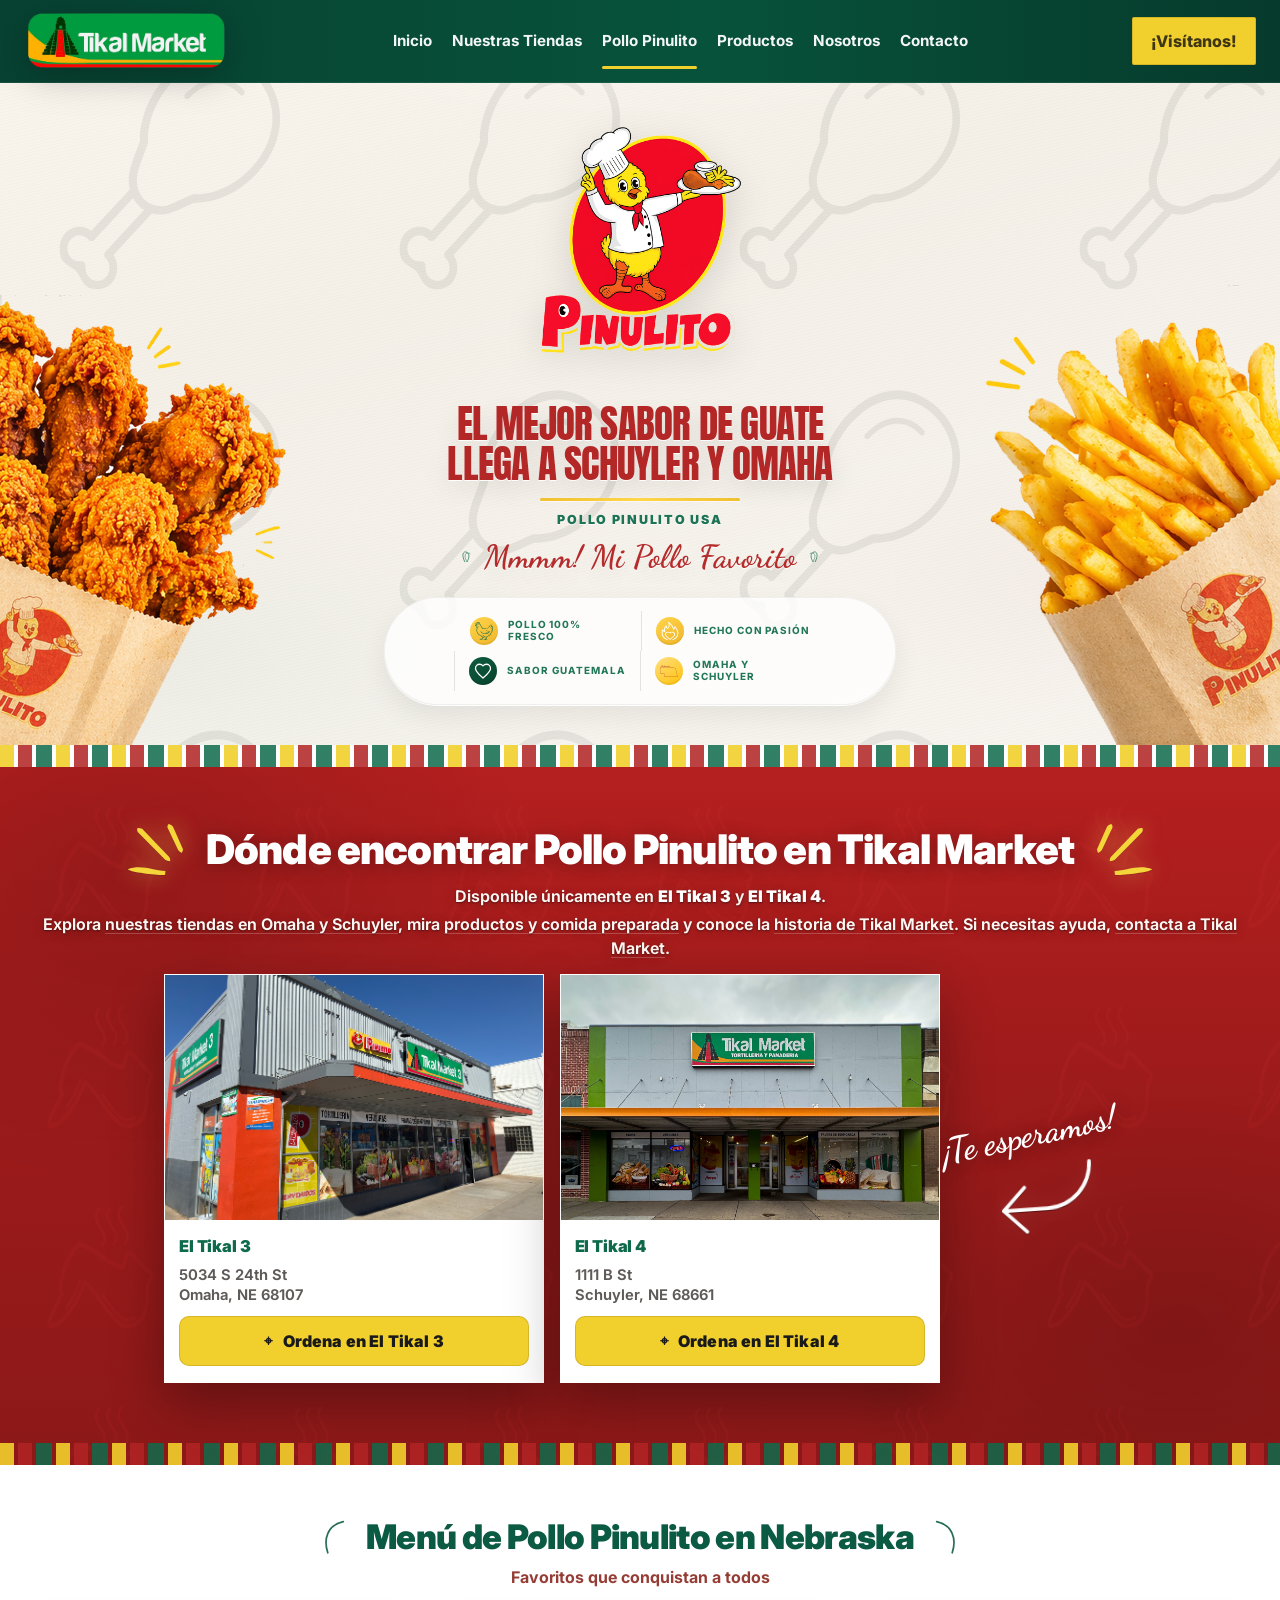
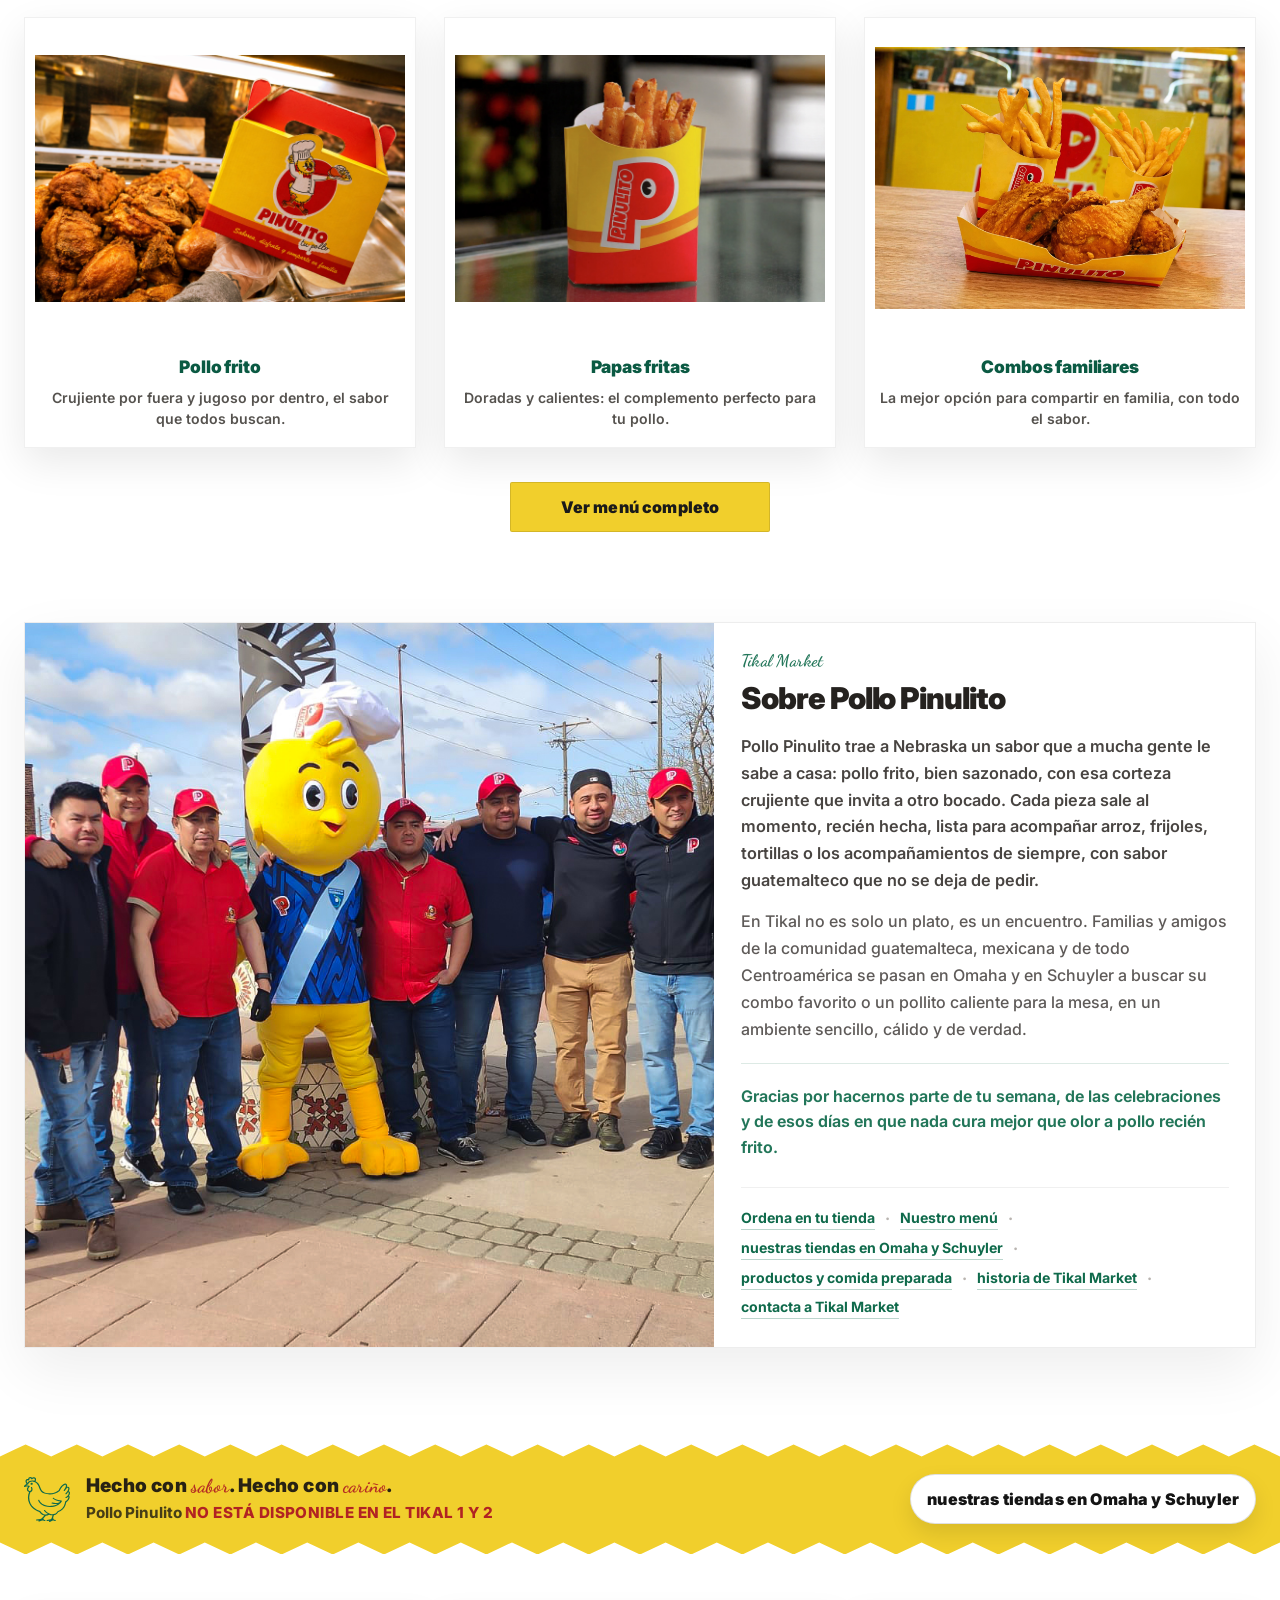
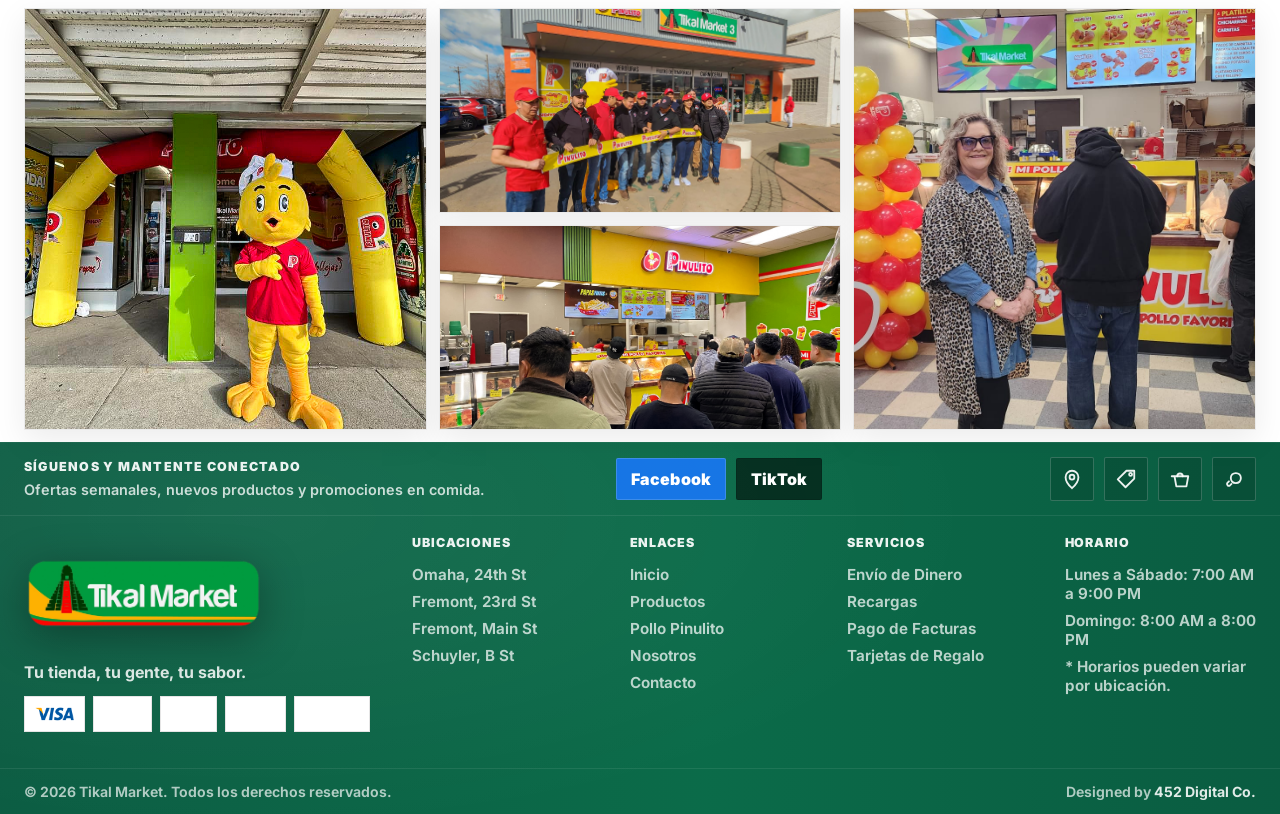
<file: pollo-pinulito.html>
<!DOCTYPE html>
<html lang="es">
<head>
  <meta charset="UTF-8" />
  <meta name="viewport" content="width=device-width, initial-scale=1.0" />
  <title>Pollo Pinulito en Omaha y Schuyler | Tikal Market</title>
  <meta
    name="description"
    content="Pollo Pinulito en Tikal Market: pollo crujiente con sabor guatemalteco en Omaha y Schuyler. Pide en El Tikal 3 y El Tikal 4."
  />

  <link rel="canonical" href="pollo-pinulito.html" />

  <meta property="og:type" content="website" />
  <meta property="og:locale" content="es_US" />
  <meta property="og:site_name" content="Tikal Market" />
  <meta property="og:url" content="pollo-pinulito.html" />
  <meta property="og:title" content="Pollo Pinulito en Omaha y Schuyler | Tikal Market" />
  <meta
    property="og:description"
    content="Disfruta Pollo Pinulito con Tikal Market: pollo crujiente, sabor guatemalteco y comida recién hecha en Omaha y en Schuyler. Visita El Tikal 3 o El Tikal 4."
  />
  <meta property="og:image" content="images/pollo-pinulito-combo-box-omaha.jpg" />
  <meta property="og:image:alt" content="Pollo Pinulito crujiente y combos en Tikal Market Omaha" />

  <meta name="twitter:card" content="summary_large_image" />
  <meta name="twitter:title" content="Pollo Pinulito en Omaha y Schuyler | Tikal Market" />
  <meta
    name="twitter:description"
    content="Pollo crujiente con sabor guatemalteco en Tikal Market. Omaha y Schuyler, El Tikal 3 y El Tikal 4."
  />
  <meta name="twitter:image" content="images/pollo-pinulito-combo-box-omaha.jpg" />

  <script type="application/ld+json">
    {
      "@context": "https://schema.org",
      "@type": "BreadcrumbList",
      "itemListElement": [
        { "@type": "ListItem", "position": 1, "name": "Inicio", "item": "index.html" },
        { "@type": "ListItem", "position": 2, "name": "Pollo Pinulito", "item": "pollo-pinulito.html" }
      ]
    }
  </script>

  <script type="application/ld+json">
    {
      "@context": "https://schema.org",
      "@type": "ItemList",
      "name": "Menú de Pollo Pinulito en Nebraska",
      "itemListElement": [
        { "@type": "ListItem", "position": 1, "name": "Pollo frito" },
        { "@type": "ListItem", "position": 2, "name": "Papas fritas" },
        { "@type": "ListItem", "position": 3, "name": "Combos familiares" }
      ]
    }
  </script>

  <script type="application/ld+json">
    {
      "@context": "https://schema.org",
      "@type": "Restaurant",
      "name": "Pollo Pinulito en Tikal Market",
      "servesCuisine": ["Guatemalan", "Latin American", "Fried Chicken"],
      "priceRange": "$",
      "url": "pollo-pinulito.html",
      "areaServed": ["Nebraska", "Omaha, NE", "Schuyler, NE"],
      "isPartOf": { "@type": "Organization", "name": "Tikal Market" },
      "description": "Pollo Pinulito se prepara y sirve en Tikal Market El Tikal 3, 5034 S 24th St, Omaha, NE 68107, y en Tikal Market El Tikal 4, 1111 B St, Schuyler, NE 68661. No está disponible en El Tikal 1 ni en El Tikal 2."
    }
  </script>

  <script type="application/ld+json">
    {
      "@context": "https://schema.org",
      "@type": "FAQPage",
      "mainEntity": [
        {
          "@type": "Question",
          "name": "¿Dónde venden Pollo Pinulito en Nebraska?",
          "acceptedAnswer": {
            "@type": "Answer",
            "text": "En Tikal Market en El Tikal 3 en Omaha y El Tikal 4 en Schuyler. Ahí preparamos y servimos el pollo al momento, para llevar o comer cerca."
          }
        },
        {
          "@type": "Question",
          "name": "¿Pollo Pinulito está disponible en todos los Tikal Market?",
          "acceptedAnswer": {
            "@type": "Answer",
            "text": "No, por ahora solo en El Tikal 3 y El Tikal 4. No está disponible en El Tikal 1 ni El Tikal 2 de Fremont."
          }
        },
        {
          "@type": "Question",
          "name": "¿Qué puedo ordenar en Pollo Pinulito?",
          "acceptedAnswer": {
            "@type": "Answer",
            "text": "Puedes pedir pollo frito, papas fritas y combos familiares según lo que tengamos al mostrador, para la familia o la mesa de un día cualquiera. Entra a productos y comida preparada o abre el menú de Pollo Pinulito en Nebraska en esta misma página."
          }
        },
        {
          "@type": "Question",
          "name": "¿Dónde está El Tikal 3 y El Tikal 4?",
          "acceptedAnswer": {
            "@type": "Answer",
            "text": "El Tikal 3 queda en 5034 S 24th St, Omaha, NE 68107. El Tikal 4 en 1111 B St, Schuyler, NE 68661. Cómo llegar y detalles en la tienda de Omaha y la tienda de Schuyler o mira nuestras tiendas en Omaha y Schuyler."
          }
        }
      ]
    }
  </script>

  <link rel="preconnect" href="https://fonts.googleapis.com" />
  <link rel="preconnect" href="https://fonts.gstatic.com" crossorigin />
  <link
    href="https://fonts.googleapis.com/css2?family=Anton&family=Dancing+Script:wght@600;700&family=Inter:wght@400;500;600;700;800;900&display=swap"
    rel="stylesheet"
  />

  <link rel="stylesheet" href="css/style.css" />
</head>
<body class="pin-page">
  <header class="site-header is-overlay" id="site-header">
    <div class="nav-inner container">
      <a href="index.html" class="logo-wrap" aria-label="Tikal Market inicio">
        <img
          src="images/tikal-market-omaha-logo.png"
          alt="Tikal Market"
          class="logo-img"
          decoding="async"
        />
      </a>

      <nav class="main-nav" aria-label="Navegación principal">
        <a href="index.html">Inicio</a>
        <a href="locations.html">Nuestras Tiendas</a>
        <a href="pollo-pinulito.html" class="active">Pollo Pinulito</a>
        <a href="products.html">Productos</a>
        <a href="about.html">Nosotros</a>
        <a href="contact.html">Contacto</a>
      </nav>

      <div class="nav-right">
        <a href="locations.html" class="visit-btn">¡Visítanos!</a>
      </div>

      <button class="mobile-toggle" aria-label="Abrir menú" aria-expanded="false" type="button">
        <span></span>
        <span></span>
        <span></span>
      </button>
    </div>

    <div class="mobile-menu" id="mobile-menu">
      <a href="index.html">Inicio</a>
      <a href="locations.html">Nuestras Tiendas</a>
      <a href="pollo-pinulito.html" class="active">Pollo Pinulito</a>
      <a href="products.html">Productos</a>
      <a href="about.html">Nosotros</a>
      <a href="contact.html">Contacto</a>
      <a href="locations.html" class="mobile-visit-btn">¡Visítanos!</a>
    </div>
  </header>

  <main class="pin-main">
    <!-- 1) PAGE HERO (was white promo banner) -->
    <section
      class="pin-white-promo pin-white-promo--page-hero"
      aria-label="Pollo Pinulito"
    >
      <div class="pin-white-promo-paper" aria-hidden="true"></div>

      <div class="pin-white-promo-inner">
        <div class="pin-white-promo-layout">
          <div class="pin-white-promo-art pin-white-promo-art--left">
            <div class="pin-white-promo-art-slot" data-pin-slot="left-flank">
              <img
                src="images/mollejas-2-pinulito-omaha.png"
                alt="Pollo y complementos de Pollo Pinulito en Tikal Market"
                loading="lazy"
                decoding="async"
              />
            </div>
          </div>

          <div class="pin-white-promo-center container">
            <img
              class="pin-white-promo-logo"
              src="images/Pollo-pinulito-omaha-logo-2.png"
              alt="Pollo Pinulito USA"
              width="280"
              height="280"
              fetchpriority="high"
              decoding="async"
            />

            <h1 class="pin-white-promo-title">
              El mejor sabor de Guate llega a Schuyler y Omaha
            </h1>
            <div
              class="pin-seo-headings"
              style="position: absolute; left: -10000px; top: auto; width: 1px; height: 1px; overflow: hidden"
            >
              <h2>Pollo Pinulito en Omaha y Schuyler</h2>
              <h3>Pollo crujiente con sabor guatemalteco</h3>
            </div>

            <div class="pin-white-promo-subwrap">
              <span class="pin-white-promo-accent-line" aria-hidden="true"></span>
              <p class="pin-white-promo-sub">Pollo Pinulito USA</p>
            </div>

            <p class="pin-white-promo-tag">
              <span class="pin-white-promo-leaf" aria-hidden="true">
                <svg width="14" height="14" viewBox="0 0 24 24" fill="none" xmlns="http://www.w3.org/2000/svg" aria-hidden="true" focusable="false">
                  <path d="M12 20c4-6 4-11 2-14-2-3-6-4-8-1-2 3-1 8 2 15" stroke="currentColor" stroke-width="1.6" stroke-linecap="round"/>
                  <path d="M12 20c-3-5-4-9-3-12 1-3 5-4 8-2" stroke="currentColor" stroke-width="1.6" stroke-linecap="round" opacity="0.7"/>
                </svg>
              </span>
              Mmmm! Mi Pollo Favorito
              <span class="pin-white-promo-leaf pin-white-promo-leaf--flip" aria-hidden="true">
                <svg width="14" height="14" viewBox="0 0 24 24" fill="none" xmlns="http://www.w3.org/2000/svg" aria-hidden="true" focusable="false">
                  <path d="M12 20c4-6 4-11 2-14-2-3-6-4-8-1-2 3-1 8 2 15" stroke="currentColor" stroke-width="1.6" stroke-linecap="round"/>
                  <path d="M12 20c-3-5-4-9-3-12 1-3 5-4 8-2" stroke="currentColor" stroke-width="1.6" stroke-linecap="round" opacity="0.7"/>
                </svg>
              </span>
            </p>

            <ul class="pin-white-promo-features" aria-label="Destacados">
              <li class="pin-white-promo-feature">
                <span class="pin-white-promo-feature-icon pin-white-promo-feature-icon--a" aria-hidden="true">
                  <svg viewBox="0 0 31.57 31.28" width="18" height="18" xmlns="http://www.w3.org/2000/svg" aria-hidden="true" focusable="false">
                    <path
                      d="M17.1,30.83c.05-.23.37-.33.27-.4l-1.39.2c-.11.02-.27,0-.35-.04-.16-.09-.2-.25-.18-.38.02-.14.14-.28.31-.31l2.55-.51c.25-.05.45-.22.54-.43.32-.75.56-1.49.69-2.32-.82,0-1.57-.19-2.32-.39-.66.39-1.42.65-2.26.66-.38.52-.78.99-1.23,1.47-.13.13-.26.27-.34.43-.22.39,0,.79.45.93.25.08.51.15.73.26.2.1.16.35.07.48-.1.16-.31.23-.52.17-.35-.1-.69-.23-1.02-.38-.21-.1-.41-.09-.62,0-.66.25-1.3.49-1.95.77-.14.06-.33.05-.47-.03-.09-.05-.2-.18-.2-.32,0-.24.37-.32.36-.48l-1.49.13c-.24.02-.45-.07-.49-.29-.04-.17.06-.42.31-.45l2.67-.39c.3-.04.56-.14.78-.33.72-.61,1.37-1.26,1.95-2.03-1.68-.49-2.51-1.16-3.4-2.45-.9-.34-1.75-.71-2.57-1.19-1.9-1.11-3.36-2.67-4.27-4.53-1.31-2.69-1.32-5.42-.23-8.19-1.17-.35-1.66-1.41-1.44-2.44.11-.5.37-.93.72-1.37-.73-.14-1.41,0-2.09.18-.25.07-.48-.02-.61-.17-.16-.19-.09-.39.05-.59.39-.54.95-.94,1.59-1.29-.55-.78-.9-1.7-.52-2.57.26-.6.92-.9,1.64-.78C2.97.59,3.47-.02,4.43,0c.43,0,.83.23,1.12.57l.46-.22c.43-.21.95-.21,1.42,0,1.02.47,1.03,1.73.47,2.56,1.52.7,2.5,2.09,2.99,3.47l.54,1.5c.22.62.55,1.18.99,1.7.37.43.81.76,1.35,1,.45.2.89.37,1.4.48,1.64.36,3.33.35,4.97-.02,1.27-.29,2.41-.83,3.38-1.61.17-.14.28-.3.37-.49.43-.86.93-1.67,1.54-2.45.45-.57.96-1.07,1.58-1.49.69-.47,1.77-.8,2.3.01.25.38.33.81.28,1.25l-.07.58.45-.09c.46-.09.88.12,1.07.5.41.83.07,1.83-.38,2.65,1.04.19,1.02,1.23.81,1.95-.13.43-.36.81-.62,1.21.61.39.53,1.16.35,1.73-.37,1.2-1.21,2.13-2.26,2.89-.38,2.48-1.44,4.56-3.79,5.97-.5.3-1.04.5-1.55.77-.31.36-.56.8-.95,1.12-.61.51-1.32.86-2.15,1.02l-.53,1.98c.5,1.53.99,1.1,1.68,1.45.2.1.19.34.1.5s-.3.24-.52.19c-.36-.08-.7-.2-1.04-.33-.15-.06-.34-.07-.49,0l-1.98.9c-.12.05-.32,0-.41-.05-.12-.07-.22-.2-.18-.37ZM7.09,2.6c.38-.37.55-1.28-.02-1.55-.24-.12-.52-.1-.76.03-.42.24-.53.66-.96.59-.11-.02-.27-.13-.32-.25l-.13-.32c-.08-.21-.29-.33-.51-.34-.24-.01-.43.1-.56.3-.33.49.05,1.01-.37,1.24s-.63-.29-1.17-.06c-.67.29-.42,1.4-.05,1.85,1.29-1.55,2.78-1.89,4.85-1.49ZM28.13,17.22c1.2-.72,2.04-1.66,2.33-2.93.03-.13.05-.5-.1-.52-.04,0-.14.03-.17.06-.35.28-.69.54-1.1.74-.2.1-.43.09-.58-.06-.12-.11-.19-.38,0-.5.56-.35,1.09-.73,1.51-1.22s.69-1.05.75-1.66c.01-.14-.02-.32-.14-.41-.29-.21-.74.36-.91.55-.2.22-.4.43-.63.63-.19.16-.44.18-.61.03-.14-.13-.19-.37-.03-.53.85-.83,1.61-1.73,1.89-2.87.06-.24.14-.84-.12-.98-.34-.19-.98.34-1.23.63-.35.41-.64.85-.93,1.29-.15.22-.4.3-.64.16-.21-.12-.26-.36-.1-.58l.63-.88c.5-.69.97-1.68.75-2.51-.28-1.02-1.83.45-2.16.81-.88.97-1.56,2.05-2.07,3.21-2.7,2.41-6.89,3.01-10.42,1.86-2.06-.67-3.02-2.14-3.62-3.94-.15-.43-.27-.85-.45-1.27-.63-1.52-1.8-2.83-3.67-3.11-.84-.12-1.67,0-2.39.42-.44.25-.86.66-.96,1.12-.05.24.03.39-.28.51-.38.15-.78.33-1.13.61.76.03,1.45.03,2.16.18.13.03.27.15.3.23.12.37-.67.65-1.03,1.66-.26.72-.05,1.56.81,1.79.34.09.67-.03.87-.29.32-.41.41-.93.3-1.42-.14-.6-.52-.93-.09-1.12.22-.1.52-.06.64.17.4.8.48,1.8.03,2.6-.23.4-.59.68-1.07.81-1.19,2.38-1.1,5.32-.02,7.71.55,1.23,1.41,2.29,2.47,3.21,1.2,1.03,2.59,1.81,4.15,2.29.14.04.23.2.3.31.49.8,1.2,1.45,2.12,1.84s1.99.44,2.92-.02c-1.12-.59-2.03-1.32-2.68-2.27-.14-.21-.04-.42.16-.52.22-.11.44-.05.58.14.88,1.22,2.18,2.1,3.74,2.53.95.26,1.95.26,2.87-.09s1.51-1.07,1.97-1.86c2.62-.76,4.43-2.9,4.93-5.3.09-.41.13-.8.19-1.22Z"
                      fill="#0f6a4b"
                    />
                    <path
                      d="M10.52,16.09c.2.54.46,1.02.85,1.46.77.89,1.77,1.56,2.94,2,1.62.6,3.36.76,5.09.51,1.25-.18,2.46-.54,3.55-1.25-1.32.1-2.55.08-3.75-.31-.23-.07-.37-.25-.32-.46.05-.18.28-.36.52-.29.72.23,1.45.35,2.22.35.86,0,1.7-.1,2.49-.39.34-.12.58-.36.77-.66l-1.03-.16c-1.47-.23-2.83-.81-3.95-1.69-.2-.16-.27-.38-.11-.56.14-.16.43-.21.63-.05,1.14.94,2.66,1.5,4.19,1.65l.97.1c.13.01.29.12.34.21.06.1.09.28.01.4-.75,1.21-1.85,2.21-3.21,2.89-2.59,1.28-5.62,1.43-8.39.55-1.32-.42-2.47-1.12-3.38-2.07-.56-.58-.96-1.23-1.22-1.96-.08-.23.07-.42.32-.47.18-.03.39.01.46.2Z"
                      fill="#0f6a4b"
                    />
                    <path
                      d="M5.83,5.23c-.28.26-.73.28-1.05.09-.26-.15-.39-.4-.35-.68.03-.23.22-.46.5-.55.35-.12.74-.02.96.25s.21.64-.06.89Z"
                      fill="#0f6a4b"
                    />
                  </svg>
                </span>
                <span class="pin-white-promo-feature-text">Pollo 100% fresco</span>
              </li>

              <li class="pin-white-promo-feature">
                <span class="pin-white-promo-feature-icon pin-white-promo-feature-icon--b" aria-hidden="true">
                  <svg
                    viewBox="0 0 27.39 29.51"
                    width="18"
                    height="18"
                    xmlns="http://www.w3.org/2000/svg"
                    aria-hidden="true"
                    focusable="false"
                  >
                    <path
                      fill="#ffffff"
                      d="M6.93,8.06c-1.4,2.07-2.14,4.17-1.35,6.5l.37,1.1c.08.22-.02.46-.2.6s-.45.21-.73.17c-1.35-.16-2.37-1.34-3.12-2.24-.16.51-.24,1-.28,1.52-.08,1.1-.12,2.19-.05,3.29.18,2.64,1.4,5.05,3.7,6.94,1.21.99,2.62,1.77,4.15,2.41.37.16.43.56.26.83s-.62.41-1,.26c-1.51-.61-2.89-1.38-4.12-2.31C1.64,24.91.18,22.01.02,18.79c-.05-1.11,0-2.2.08-3.32.08-.97.35-2.26,1.14-3.01.18-.17.45-.25.74-.21.25.03.45.19.59.39.39.61.84,1.17,1.36,1.7-.09-.56-.21-1.07-.21-1.64,0-1.26.34-2.45.91-3.61.49-1.01,1.1-1.94,1.84-2.84l.48-.59c.21-.26.63-.34.94-.23.36.12.52.4.46.72-.26,1.27.28,2.57,1.31,3.55.56-.48.95-1.01,1.27-1.62.68-1.3.93-2.71.74-4.12-.16-1.19-.48-2.05-1.07-3.14-.13-.25.01-.53.24-.68s.62-.2.88-.05c.56.33,1.05.69,1.55,1.09,3.17,2.54,5.41,5.83,6.62,9.33.68-.92,1.22-1.86,1.03-2.97-.05-.3.21-.57.52-.66.39-.11.74.05.95.32,1.91,2.51,3.72,5.47,4.58,8.34.4,1.34.51,2.65.34,4.02-.19,1.56-.68,3.05-1.56,4.44-1.54,2.42-4.03,4.2-7,5.43-.42.17-.91.02-1.07-.3-.19-.38.04-.69.48-.86,1.29-.52,2.45-1.18,3.51-1.97,1.83-1.36,3.11-3.1,3.73-5.05.45-1.44.6-3.1.29-4.57-.52-2.44-1.97-5.01-3.43-7.2-.02-.02-.04,0-.07.03-.44,1.03-1.15,1.96-2.04,2.78-.19.18-.44.27-.73.23-.22-.03-.54-.17-.61-.4-.41-1.45-.95-2.86-1.7-4.23-1.03-1.87-2.37-3.59-4.1-5.14.61,2.44.16,5.15-1.62,7.2-.36.42-.8.78-1.32,1.05-.44.23-.88.13-1.21-.16-.9-.8-1.59-1.69-1.92-2.79Z"
                    />
                    <path
                      fill="#ffffff"
                      d="M20.55,23.56l-6.27,5.72c-.31.28-.83.23-1.13-.04l-6.32-5.76c-.99-.9-1.53-2.05-1.49-3.27,0-1.22.58-2.38,1.61-3.23,1.89-1.58,4.92-1.58,6.79.02,1.56-1.34,4.03-1.59,5.93-.59.7.37,1.24.84,1.67,1.42,1.06,1.49,1.07,3.33.04,4.83-.23.34-.51.61-.83.9ZM16.23,17.15c-.77.2-1.39.61-1.84,1.16-.14.17-.36.28-.58.29-.69.04-.65-.42-1.5-.98-1.12-.74-2.65-.78-3.82-.08-.73.44-1.21,1.05-1.46,1.77-.38,1.16-.08,2.41.91,3.31l5.8,5.28,5.98-5.5c1.23-1.13,1.11-2.89.16-4.11-.84-.98-2.23-1.51-3.66-1.14Z"
                    />
                  </svg>
                </span>
                <span class="pin-white-promo-feature-text">Hecho con pasión</span>
              </li>
              <li class="pin-white-promo-feature">
                <span class="pin-white-promo-feature-icon pin-white-promo-feature-icon--c" aria-hidden="true">
                  <svg viewBox="0 0 24 24" width="18" height="18" fill="none" xmlns="http://www.w3.org/2000/svg" aria-hidden="true" focusable="false">
                    <path
                      d="M12 21.35l-1.45-1.32C5.4 15.36 2 12.28 2 8.5 2 5.42 4.42 3 7.5 3c1.74 0 3.41.81 4.5 2.09C13.09 3.81 14.76 3 16.5 3 19.58 3 22 5.42 22 8.5c0 3.78-3.4 6.86-8.55 11.54L12 21.35Z"
                      stroke="#ffffff"
                      stroke-width="1.7"
                      stroke-linejoin="round"
                    />
                  </svg>
                </span>
                <span class="pin-white-promo-feature-text">Sabor Guatemala</span>
              </li>
              <li class="pin-white-promo-feature">
                <span class="pin-white-promo-feature-icon pin-white-promo-feature-icon--d" aria-hidden="true">
                  <svg
                    viewBox="0 0 27.58 17.04"
                    width="18"
                    height="18"
                    xmlns="http://www.w3.org/2000/svg"
                    aria-hidden="true"
                    focusable="false"
                  >
                    <path
                      fill="#b12323"
                      d="M13.17,2.51c.16.11.35.07.49-.02-.07-.51.29-1.12.69-1.31.2-.1.42-.09.59.06.02-.05.05-.14.09-.16.09-.03.29,0,.32.13-.05.2-.64,1.35-.28,1.35h2.34c.32-.01.21.25.49.37l.49.21c.27.11.49.29.7.52.2-.42.59-.59.99-.48.19.05.37.07.57.04l.42-.05c.31-.04.46.15.69.29.34.21.76.12,1.3.66.08.08.22.09.2.28-.02.33.47.47.75.59.32.14.09.37.21.66l.17.43c.05.11.02.26-.01.39.17.21.25.49.36.73.08.17.26.25.31.48.03.14.05.32.09.46.06.22.15.4.11.64l-.07.38.34.61c.47.85.3,1.63.42,2.29.03.18.07.36.06.54l-.07,1.08c.46.5.55,1.04.66,1.73.28.11.51.32.65.62l.31.68c.03.05.02.16,0,.21-.03.06-.11.13-.19.13l-7.95-.03h-2.92s-3.71-.02-3.71-.02h-5.55s-.64,0-.64,0c-.15,0-.32-.12-.32-.32v-4.37s-6,0-6,0c-.15,0-.29-.14-.29-.32V2.81c0-.19.16-.32.31-.32h2.23c.18-.45.57-1.49.49-1.96-.08-.14-.23-.14-.34-.03-.23.25-.27.63-.15.98-.07.04-.16.05-.23.03-.26-.11-.26-.92.2-1.33.17-.15.39-.21.59-.12.36.15.29.66.23,1.02C3.56.71,3.86.04,4.29,0c.11-.01.22.03.28.11.05.07.09.22.07.33-.08.37-.18.71-.28,1.08l-.21.76s0,.16.03.2c.1.15.44.09.61,0-.22-.49-.07-1.09.38-1.31.15-.07.33-.09.46,0,.15.11.17.32.13.51-.07.32-.26.56-.48.77.19.17.46.14.65.01-.01-.57.3-1.58.5-2.1.07-.2.23-.39.41-.28.08.05.09.17.1.26.01.31-.19.47-.3.71s-.43,1.31-.29,1.45c.04.03.13.02.18-.02.2-.17.3-.47.31-.75-.06-.03-.14-.06-.17-.09-.06-.06-.06-.32.04-.4.04-.04.15-.06.21-.04.39.12.22,1.05-.06,1.36.56.19.8-.77.95-1.2-.11-.17-.08-.41.08-.5.06-.03.18-.01.23.04.05.07.04.18.02.29l.31.22c.09.07.15.2.1.33l-.19.5c-.03.08-.05.19-.03.27.17.09.37.08.53-.02-.07-.51.3-1.13.68-1.31.2-.09.42-.1.58.06l.06-.15c.11-.06.29-.02.35.11-.1.26-.48,1.07-.38,1.3.33.35.97-.81,1.08-1.07-.04-.14-.07-.31.04-.42.09-.08.26-.18.37-.05s0,.32-.11.43c.28.31.36.76.11,1.12.19.1.41.03.51-.17.06-.11.11-.23.15-.36l.45-1.66c.03-.12.07-.24.16-.27.11-.05.24-.05.32.08l-.53,1.69h.25c.27-.29.12-.77.39-.71.04,0,.09.02.11.05.11.14-.15.61-.32.72.2.23.02.33.07.62ZM20.4,3.61c-.26.02-.77-.33-1.04.26-.04.09-.14.17-.21.18-.29.06-.32-.32-.83-.54l-.56-.24c-.17-.07-.3-.18-.37-.41l-2.48-.03c-.08,0-.23-.05-.27-.13-.05-.11-.02-.26-.01-.38-.47.76-.73.45-.89.45-.07,0-.98.22-.93-.24l.04-.39-.28.05-.15.6c-.07.05-.33.08-.32-.03l-.02-.06c-.22.24-.47.07-.7.08-.26.02-.53.14-.76-.11-.23.18-.55.23-.79.06-.1-.07-.04-.27-.03-.4-.19.29-.49.71-.9.41-.25.11-.52.12-.79.05-.53-.12.14-.99,0-1.17-.03-.04-.1-.08-.14-.1-.11.35-.23.67-.4.94-.25.4-.58.38-.94.32-.19-.03-.44.15-.62-.09-.3.19-.77.16-1.04-.04-.3.13-.6.22-.92.13-.22-.06-.35-.28-.3-.54.12-.61.33-1.06.47-1.69,0-.03-.01-.1-.03-.12-.06-.1-.26.12-.31.2-.46.65-.81,1.36-1.05,2.15-.1.07-.2.06-.32.06H.32s0,9.1,0,9.1h.31s5.68,0,5.68,0c.16,0,.3.1.3.3v4.38s.88,0,.88,0h4.6s3.94,0,3.94,0h3.02s7.21.03,7.21.03h.92c-.16-.38-.3-.76-.63-.89-.16-.06-.25-.18-.28-.37-.21-1.55-.64-1.28-.65-1.76,0-.4.1-.8.05-1.21s-.1-.75-.11-1.14c0-.46-.09-.93-.3-1.32-.13-.23-.26-.43-.37-.67-.12-.26.2-.62-.06-1.02l-.06-.39c-.03-.16-.11-.28-.22-.36-.22-.15-.04-.34-.44-.87-.1-.13-.09-.27,0-.41l-.16-.4c-.07-.16-.09-.34-.09-.53-.37-.18-.83-.26-.91-.81-.11-.08-.2-.23-.31-.3-.29-.18-.6-.26-.92-.35-.12-.03-.2-.11-.29-.2-.18-.22-.64-.07-1.03-.05ZM5.46,1.43s-.12-.01-.16.01c-.23.17-.3.53-.17.81.23-.11.53-.75.33-.83ZM10.02,1.5c-.35-.37-1,.76-.78,1,.02.02.1.03.13.02.31-.16.51-.66.65-1.01ZM14.84,1.5c-.34-.37-1,.75-.78.99.02.03.1.03.13.02.31-.16.51-.66.65-1.01ZM11.09,2.57c.34-.11.32-.6.23-.84-.12.24-.26.44-.41.64l.18.21Z"
                    />
                  </svg>
                </span>
                <span class="pin-white-promo-feature-text">Omaha y Schuyler</span>
              </li>
            </ul>
          </div>

          <div class="pin-white-promo-art pin-white-promo-art--right">
            <div class="pin-white-promo-badge-slot" data-pin-slot="badge"></div>
            <div class="pin-white-promo-art-slot" data-pin-slot="right-flank">
              <img
                src="images/corner-fries-pollo-pinulito.png"
                alt="Papas fritas y Pollo Pinulito en Tikal Market Omaha"
                loading="lazy"
                decoding="async"
              />
            </div>
          </div>
        </div>
      </div>
    </section>

    <section class="pin-white-features-band" aria-label="Destacados">
      <div class="container">
        <ul class="pin-white-promo-features" aria-label="Destacados">
          <li class="pin-white-promo-feature">
            <span class="pin-white-promo-feature-icon pin-white-promo-feature-icon--a" aria-hidden="true">
              <svg viewBox="0 0 31.57 31.28" width="18" height="18" xmlns="http://www.w3.org/2000/svg" aria-hidden="true" focusable="false">
                <path
                  d="M17.1,30.83c.05-.23.37-.33.27-.4l-1.39.2c-.11.02-.27,0-.35-.04-.16-.09-.2-.25-.18-.38.02-.14.14-.28.31-.31l2.55-.51c.25-.05.45-.22.54-.43.32-.75.56-1.49.69-2.32-.82,0-1.57-.19-2.32-.39-.66.39-1.42.65-2.26.66-.38.52-.78.99-1.23,1.47-.13.13-.26.27-.34.43-.22.39,0,.79.45.93.25.08.51.15.73.26.2.1.16.35.07.48-.1.16-.31.23-.52.17-.35-.1-.69-.23-1.02-.38-.21-.1-.41-.09-.62,0-.66.25-1.3.49-1.95.77-.14.06-.33.05-.47-.03-.09-.05-.2-.18-.2-.32,0-.24.37-.32.36-.48l-1.49.13c-.24.02-.45-.07-.49-.29-.04-.17.06-.42.31-.45l2.67-.39c.3-.04.56-.14.78-.33.72-.61,1.37-1.26,1.95-2.03-1.68-.49-2.51-1.16-3.4-2.45-.9-.34-1.75-.71-2.57-1.19-1.9-1.11-3.36-2.67-4.27-4.53-1.31-2.69-1.32-5.42-.23-8.19-1.17-.35-1.66-1.41-1.44-2.44.11-.5.37-.93.72-1.37-.73-.14-1.41,0-2.09.18-.25.07-.48-.02-.61-.17-.16-.19-.09-.39.05-.59.39-.54.95-.94,1.59-1.29-.55-.78-.9-1.7-.52-2.57.26-.6.92-.9,1.64-.78C2.97.59,3.47-.02,4.43,0c.43,0,.83.23,1.12.57l.46-.22c.43-.21.95-.21,1.42,0,1.02.47,1.03,1.73.47,2.56,1.52.7,2.5,2.09,2.99,3.47l.54,1.5c.22.62.55,1.18.99,1.7.37.43.81.76,1.35,1,.45.2.89.37,1.4.48,1.64.36,3.33.35,4.97-.02,1.27-.29,2.41-.83,3.38-1.61.17-.14.28-.3.37-.49.43-.86.93-1.67,1.54-2.45.45-.57.96-1.07,1.58-1.49.69-.47,1.77-.8,2.3.01.25.38.33.81.28,1.25l-.07.58.45-.09c.46-.09.88.12,1.07.5.41.83.07,1.83-.38,2.65,1.04.19,1.02,1.23.81,1.95-.13.43-.36.81-.62,1.21.61.39.53,1.16.35,1.73-.37,1.2-1.21,2.13-2.26,2.89-.38,2.48-1.44,4.56-3.79,5.97-.5.3-1.04.5-1.55.77-.31.36-.56.8-.95,1.12-.61.51-1.32.86-2.15,1.02l-.53,1.98c.5,1.53.99,1.1,1.68,1.45.2.1.19.34.1.5s-.3.24-.52.19c-.36-.08-.7-.2-1.04-.33-.15-.06-.34-.07-.49,0l-1.98.9c-.12.05-.32,0-.41-.05-.12-.07-.22-.2-.18-.37ZM7.09,2.6c.38-.37.55-1.28-.02-1.55-.24-.12-.52-.1-.76.03-.42.24-.53.66-.96.59-.11-.02-.27-.13-.32-.25l-.13-.32c-.08-.21-.29-.33-.51-.34-.24-.01-.43.1-.56.3-.33.49.05,1.01-.37,1.24s-.63-.29-1.17-.06c-.67.29-.42,1.4-.05,1.85,1.29-1.55,2.78-1.89,4.85-1.49ZM28.13,17.22c1.2-.72,2.04-1.66,2.33-2.93.03-.13.05-.5-.1-.52-.04,0-.14.03-.17.06-.35.28-.69.54-1.1.74-.2.1-.43.09-.58-.06-.12-.11-.19-.38,0-.5.56-.35,1.09-.73,1.51-1.22s.69-1.05.75-1.66c.01-.14-.02-.32-.14-.41-.29-.21-.74.36-.91.55-.2.22-.4.43-.63.63-.19.16-.44.18-.61.03-.14-.13-.19-.37-.03-.53.85-.83,1.61-1.73,1.89-2.87.06-.24.14-.84-.12-.98-.34-.19-.98.34-1.23.63-.35.41-.64.85-.93,1.29-.15.22-.4.3-.64.16-.21-.12-.26-.36-.1-.58l.63-.88c.5-.69.97-1.68.75-2.51-.28-1.02-1.83.45-2.16.81-.88.97-1.56,2.05-2.07,3.21-2.7,2.41-6.89,3.01-10.42,1.86-2.06-.67-3.02-2.14-3.62-3.94-.15-.43-.27-.85-.45-1.27-.63-1.52-1.8-2.83-3.67-3.11-.84-.12-1.67,0-2.39.42-.44.25-.86.66-.96,1.12-.05.24.03.39-.28.51-.38.15-.78.33-1.13.61.76.03,1.45.03,2.16.18.13.03.27.15.3.23.12.37-.67.65-1.03,1.66-.26.72-.05,1.56.81,1.79.34.09.67-.03.87-.29.32-.41.41-.93.3-1.42-.14-.6-.52-.93-.09-1.12.22-.1.52-.06.64.17.4.8.48,1.8.03,2.6-.23.4-.59.68-1.07.81-1.19,2.38-1.1,5.32-.02,7.71.55,1.23,1.41,2.29,2.47,3.21,1.2,1.03,2.59,1.81,4.15,2.29.14.04.23.2.3.31.49.8,1.2,1.45,2.12,1.84s1.99.44,2.92-.02c-1.12-.59-2.03-1.32-2.68-2.27-.14-.21-.04-.42.16-.52.22-.11.44-.05.58.14.88,1.22,2.18,2.1,3.74,2.53.95.26,1.95.26,2.87-.09s1.51-1.07,1.97-1.86c2.62-.76,4.43-2.9,4.93-5.3.09-.41.13-.8.19-1.22Z"
                  fill="#0f6a4b"
                />
                <path
                  d="M10.52,16.09c.2.54.46,1.02.85,1.46.77.89,1.77,1.56,2.94,2,1.62.6,3.36.76,5.09.51,1.25-.18,2.46-.54,3.55-1.25-1.32.1-2.55.08-3.75-.31-.23-.07-.37-.25-.32-.46.05-.18.28-.36.52-.29.72.23,1.45.35,2.22.35.86,0,1.7-.1,2.49-.39.34-.12.58-.36.77-.66l-1.03-.16c-1.47-.23-2.83-.81-3.95-1.69-.2-.16-.27-.38-.11-.56.14-.16.43-.21.63-.05,1.14.94,2.66,1.5,4.19,1.65l.97.1c.13.01.29.12.34.21.06.1.09.28.01.4-.75,1.21-1.85,2.21-3.21,2.89-2.59,1.28-5.62,1.43-8.39.55-1.32-.42-2.47-1.12-3.38-2.07-.56-.58-.96-1.23-1.22-1.96-.08-.23.07-.42.32-.47.18-.03.39.01.46.2Z"
                  fill="#0f6a4b"
                />
                <path
                  d="M5.83,5.23c-.28.26-.73.28-1.05.09-.26-.15-.39-.4-.35-.68.03-.23.22-.46.5-.55.35-.12.74-.02.96.25s.21.64-.06.89Z"
                  fill="#0f6a4b"
                />
              </svg>
            </span>
            <span class="pin-white-promo-feature-text">Pollo 100% fresco</span>
          </li>
          <li class="pin-white-promo-feature">
            <span class="pin-white-promo-feature-icon pin-white-promo-feature-icon--b" aria-hidden="true">
              <svg viewBox="0 0 27.39 29.51" width="18" height="18" xmlns="http://www.w3.org/2000/svg" aria-hidden="true" focusable="false">
                <path
                  fill="#ffffff"
                  d="M6.93,8.06c-1.4,2.07-2.14,4.17-1.35,6.5l.37,1.1c.08.22-.02.46-.2.6s-.45.21-.73.17c-1.35-.16-2.37-1.34-3.12-2.24-.16.51-.24,1-.28,1.52-.08,1.1-.12,2.19-.05,3.29.18,2.64,1.4,5.05,3.7,6.94,1.21.99,2.62,1.77,4.15,2.41.37.16.43.56.26.83s-.62.41-1,.26c-1.51-.61-2.89-1.38-4.12-2.31C1.64,24.91.18,22.01.02,18.79c-.05-1.11,0-2.2.08-3.32.08-.97.35-2.26,1.14-3.01.18-.17.45-.25.74-.21.25.03.45.19.59.39.39.61.84,1.17,1.36,1.7-.09-.56-.21-1.07-.21-1.64,0-1.26.34-2.45.91-3.61.49-1.01,1.1-1.94,1.84-2.84l.48-.59c.21-.26.63-.34.94-.23.36.12.52.4.46.72-.26,1.27.28,2.57,1.31,3.55.56-.48.95-1.01,1.27-1.62.68-1.3.93-2.71.74-4.12-.16-1.19-.48-2.05-1.07-3.14-.13-.25.01-.53.24-.68s.62-.2.88-.05c.56.33,1.05.69,1.55,1.09,3.17,2.54,5.41,5.83,6.62,9.33.68-.92,1.22-1.86,1.03-2.97-.05-.3.21-.57.52-.66.39-.11.74.05.95.32,1.91,2.51,3.72,5.47,4.58,8.34.4,1.34.51,2.65.34,4.02-.19,1.56-.68,3.05-1.56,4.44-1.54,2.42-4.03,4.2-7,5.43-.42.17-.91.02-1.07-.3-.19-.38.04-.69.48-.86,1.29-.52,2.45-1.18,3.51-1.97,1.83-1.36,3.11-3.1,3.73-5.05.45-1.44.6-3.1.29-4.57-.52-2.44-1.97-5.01-3.43-7.2-.02-.02-.04,0-.07.03-.44,1.03-1.15,1.96-2.04,2.78-.19.18-.44.27-.73.23-.22-.03-.54-.17-.61-.4-.41-1.45-.95-2.86-1.7-4.23-1.03-1.87-2.37-3.59-4.1-5.14.61,2.44.16,5.15-1.62,7.2-.36.42-.8.78-1.32,1.05-.44.23-.88.13-1.21-.16-.9-.8-1.59-1.69-1.92-2.79Z"
                />
                <path
                  fill="#ffffff"
                  d="M20.55,23.56l-6.27,5.72c-.31.28-.83.23-1.13-.04l-6.32-5.76c-.99-.9-1.53-2.05-1.49-3.27,0-1.22.58-2.38,1.61-3.23,1.89-1.58,4.92-1.58,6.79.02,1.56-1.34,4.03-1.59,5.93-.59.7.37,1.24.84,1.67,1.42,1.06,1.49,1.07,3.33.04,4.83-.23.34-.51.61-.83.9ZM16.23,17.15c-.77.2-1.39.61-1.84,1.16-.14.17-.36.28-.58.29-.69.04-.65-.42-1.5-.98-1.12-.74-2.65-.78-3.82-.08-.73.44-1.21,1.05-1.46,1.77-.38,1.16-.08,2.41.91,3.31l5.8,5.28,5.98-5.5c1.23-1.13,1.11-2.89.16-4.11-.84-.98-2.23-1.51-3.66-1.14Z"
                />
              </svg>
            </span>
            <span class="pin-white-promo-feature-text">Hecho con pasión</span>
          </li>
          <li class="pin-white-promo-feature">
            <span class="pin-white-promo-feature-icon pin-white-promo-feature-icon--c" aria-hidden="true">
              <svg viewBox="0 0 24 24" width="18" height="18" fill="none" xmlns="http://www.w3.org/2000/svg" aria-hidden="true" focusable="false">
                <path
                  d="M12 21.35l-1.45-1.32C5.4 15.36 2 12.28 2 8.5 2 5.42 4.42 3 7.5 3c1.74 0 3.41.81 4.5 2.09C13.09 3.81 14.76 3 16.5 3 19.58 3 22 5.42 22 8.5c0 3.78-3.4 6.86-8.55 11.54L12 21.35Z"
                  stroke="#ffffff"
                  stroke-width="1.7"
                  stroke-linejoin="round"
                />
              </svg>
            </span>
            <span class="pin-white-promo-feature-text">Sabor Guatemala</span>
          </li>
          <li class="pin-white-promo-feature">
            <span class="pin-white-promo-feature-icon pin-white-promo-feature-icon--d" aria-hidden="true">
              <svg viewBox="0 0 27.58 17.04" width="18" height="18" xmlns="http://www.w3.org/2000/svg" aria-hidden="true" focusable="false">
                <path
                  fill="#b12323"
                  d="M13.17,2.51c.16.11.35.07.49-.02-.07-.51.29-1.12.69-1.31.2-.1.42-.09.59.06.02-.05.05-.14.09-.16.09-.03.29,0,.32.13-.05.2-.64,1.35-.28,1.35h2.34c.32-.01.21.25.49.37l.49.21c.27.11.49.29.7.52.2-.42.59-.59.99-.48.19.05.37.07.57.04l.42-.05c.31-.04.46.15.69.29.34.21.76.12,1.3.66.08.08.22.09.2.28-.02.33.47.47.75.59.32.14.09.37.21.66l.17.43c.05.11.02.26-.01.39.17.21.25.49.36.73.08.17.26.25.31.48.03.14.05.32.09.46.06.22.15.4.11.64l-.07.38.34.61c.47.85.3,1.63.42,2.29.03.18.07.36.06.54l-.07,1.08c.46.5.55,1.04.66,1.73.28.11.51.32.65.62l.31.68c.03.05.02.16,0,.21-.03.06-.11.13-.19.13l-7.95-.03h-2.92s-3.71-.02-3.71-.02h-5.55s-.64,0-.64,0c-.15,0-.32-.12-.32-.32v-4.37s-6,0-6,0c-.15,0-.29-.14-.29-.32V2.81c0-.19.16-.32.31-.32h2.23c.18-.45.57-1.49.49-1.96-.08-.14-.23-.14-.34-.03-.23.25-.27.63-.15.98-.07.04-.16.05-.23.03-.26-.11-.26-.92.2-1.33.17-.15.39-.21.59-.12.36.15.29.66.23,1.02C3.56.71,3.86.04,4.29,0c.11-.01.22.03.28.11.05.07.09.22.07.33-.08.37-.18.71-.28,1.08l-.21.76s0,.16.03.2c.1.15.44.09.61,0-.22-.49-.07-1.09.38-1.31.15-.07.33-.09.46,0,.15.11.17.32.13.51-.07.32-.26.56-.48.77.19.17.46.14.65.01-.01-.57.3-1.58.5-2.1.07-.2.23-.39.41-.28.08.05.09.17.1.26.01.31-.19.47-.3.71s-.43,1.31-.29,1.45c.04.03.13.02.18-.02.2-.17.3-.47.31-.75-.06-.03-.14-.06-.17-.09-.06-.06-.06-.32.04-.4.04-.04.15-.06.21-.04.39.12.22,1.05-.06,1.36.56.19.8-.77.95-1.2-.11-.17-.08-.41.08-.5.06-.03.18-.01.23.04.05.07.04.18.02.29l.31.22c.09.07.15.2.1.33l-.19.5c-.03.08-.05.19-.03.27.17.09.37.08.53-.02-.07-.51.3-1.13.68-1.31.2-.09.42-.1.58.06l.06-.15c.11-.06.29-.02.35.11-.1.26-.48,1.07-.38,1.3.33.35.97-.81,1.08-1.07-.04-.14-.07-.31.04-.42.09-.08.26-.18.37-.05s0,.32-.11.43c.28.31.36.76.11,1.12.19.1.41.03.51-.17.06-.11.11-.23.15-.36l.45-1.66c.03-.12.07-.24.16-.27.11-.05.24-.05.32.08l-.53,1.69h.25c.27-.29.12-.77.39-.71.04,0,.09.02.11.05.11.14-.15.61-.32.72.2.23.02.33.07.62ZM20.4,3.61c-.26.02-.77-.33-1.04.26-.04.09-.14.17-.21.18-.29.06-.32-.32-.83-.54l-.56-.24c-.17-.07-.3-.18-.37-.41l-2.48-.03c-.08,0-.23-.05-.27-.13-.05-.11-.02-.26-.01-.38-.47.76-.73.45-.89.45-.07,0-.98.22-.93-.24l.04-.39-.28.05-.15.6c-.07.05-.33.08-.32-.03l-.02-.06c-.22.24-.47.07-.7.08-.26.02-.53.14-.76-.11-.23.18-.55.23-.79.06-.1-.07-.04-.27-.03-.4-.19.29-.49.71-.9.41-.25.11-.52.12-.79.05-.53-.12.14-.99,0-1.17-.03-.04-.10-.08-.14-.1-.11.35-.23.67-.4.94-.25.4-.58.38-.94.32-.19-.03-.44.15-.62-.09-.3.19-.77.16-1.04-.04-.3.13-.6.22-.92.13-.22-.06-.35-.28-.3-.54.12-.61.33-1.06.47-1.69,0-.03-.01-.10-.03-.12-.06-.1-.26.12-.31.2-.46.65-.81,1.36-1.05,2.15-.1.07-.2.06-.32.06H.32s0,9.1,0,9.1h.31s5.68,0,5.68,0c.16,0,.3.1.3.3v4.38s.88,0,.88,0h4.6s3.94,0,3.94,0h3.02s7.21.03,7.21.03h.92c-.16-.38-.3-.76-.63-.89-.16-.06-.25-.18-.28-.37-.21-1.55-.64-1.28-.65-1.76,0-.4.1-.8.05-1.21s-.1-.75-.11-1.14c0-.46-.09-.93-.3-1.32-.13-.23-.26-.43-.37-.67-.12-.26.2-.62-.06-1.02l-.06-.39c-.03-.16-.11-.28-.22-.36-.22-.15-.04-.34-.44-.87-.1-.13-.09-.27,0-.41l-.16-.4c-.07-.16-.09-.34-.09-.53-.37-.18-.83-.26-.91-.81-.11-.08-.2-.23-.31-.3-.29-.18-.6-.26-.92-.35-.12-.03-.2-.11-.29-.2-.18-.22-.64-.07-1.03-.05ZM5.46,1.43s-.12-.01-.16.01c-.23.17-.3.53-.17.81.23-.11.53-.75.33-.83ZM10.02,1.5c-.35-.37-1,.76-.78,1,.02.02.1.03.13.02.31-.16.51-.66.65-1.01ZM14.84,1.5c-.34-.37-1,.75-.78.99.02.03.1.03.13.02.31-.16.51-.66.65-1.01ZM11.09,2.57c.34-.11.32-.6.23-.84-.12.24-.26.44-.41.64l.18.21Z"
                />
              </svg>
            </span>
            <span class="pin-white-promo-feature-text">Omaha y Schuyler</span>
          </li>
        </ul>
      </div>
    </section>

    <div class="flag-divider" aria-hidden="true"></div>

    <!-- Order cards (under hero): red band, anchors #ordenar / #ordenar-3 / #ordenar-4 -->
    <section class="pin-order pin-order--below-hero" id="ordenar" aria-label="Dónde ordenar">
      <div class="pin-order-below-hero-pattern" aria-hidden="true"></div>
      <div class="pin-order-inner container">
        <div class="pin-order-head pin-order-head--below-hero">
          <div class="pin-order-title-deco">
            <span class="pin-order-title-rays" aria-hidden="true">
              <img
                class="pin-order-title-exclam"
                src="images/exclamations-card.svg"
                alt=""
                width="58"
                height="53"
                decoding="async"
              />
            </span>
            <h2 class="pin-h2 pin-order-below-hero-title">Dónde encontrar Pollo Pinulito en Tikal Market</h2>
            <span class="pin-order-title-rays pin-order-title-rays--mirror" aria-hidden="true">
              <img
                class="pin-order-title-exclam"
                src="images/exclamations-card.svg"
                alt=""
                width="58"
                height="53"
                decoding="async"
              />
            </span>
          </div>
          <p class="pin-lead pin-lead--below-hero">
            Disponible únicamente en <strong>El Tikal 3</strong> y <strong>El Tikal 4</strong>.
          </p>
          <p class="pin-lead pin-lead--below-hero">
            Explora
            <a href="locations.html">nuestras tiendas en Omaha y Schuyler</a>, mira
            <a href="products.html">productos y comida preparada</a> y conoce la
            <a href="about.html">historia de Tikal Market</a>. Si necesitas ayuda,
            <a href="contact.html">contacta a Tikal Market</a>.
          </p>
        </div>

        <div class="pin-order-grid pin-order-grid--below-hero">
          <article class="pin-order-card pin-order-card--below-hero" id="ordenar-3">
            <div class="pin-order-photo pin-order-photo--below-hero">
              <img
                src="images/tikal-market-3-grocery-store-omaha.jpg"
                alt="Fachada Tikal Market El Tikal 3 en Omaha, Nebraska"
                loading="lazy"
                decoding="async"
              />
            </div>
            <div class="pin-order-body pin-order-body--below-hero">
              <h3 class="pin-h3">El Tikal 3</h3>
              <p class="pin-meta">5034 S 24th St<br />Omaha, NE 68107</p>
              <div class="pin-order-actions">
                <a class="btn btn-primary pin-order-cta-below-hero" href="locations.html">
                  <span class="btn-pin">⌖</span>
                  Ordena en El Tikal 3
                </a>
              </div>
            </div>
          </article>

          <article class="pin-order-card pin-order-card--below-hero" id="ordenar-4">
            <div class="pin-order-photo pin-order-photo--below-hero">
              <img
                src="images/store-front-el-tikal-4-schyular-ne.jpg"
                alt="Fachada Tikal Market El Tikal 4 en Schuyler, Nebraska"
                loading="lazy"
                decoding="async"
              />
            </div>
            <div class="pin-order-body pin-order-body--below-hero">
              <h3 class="pin-h3">El Tikal 4</h3>
              <p class="pin-meta">1111 B St<br />Schuyler, NE 68661</p>
              <div class="pin-order-actions">
                <a class="btn btn-primary pin-order-cta-below-hero" href="locations.html">
                  <span class="btn-pin">⌖</span>
                  Ordena en El Tikal 4
                </a>
              </div>
            </div>
          </article>

          <aside class="pin-order-welcome" aria-hidden="true">
            <p class="pin-order-welcome-text">¡Te esperamos!</p>
            <img
              class="pin-order-welcome-arrow"
              src="images/arrow-bend-down-left-thin-svgrepo-com.svg"
              alt=""
              width="96"
              height="96"
              decoding="async"
            />
          </aside>
        </div>
      </div>
    </section>

    <!-- Nuestro menú (same card chrome as pin-order; cream band + CTA) -->
    <section class="pin-order pin-order--menu" id="nuestro-menu" aria-label="Nuestro menú">
      <div class="pin-order-menu-paper" aria-hidden="true"></div>
      <div class="pin-order-inner container">
        <div class="pin-order-head pin-order-head--menu">
          <div class="pin-order-menu-title-row">
            <span class="pin-order-menu-flourish" aria-hidden="true">
              <svg class="pin-order-menu-flourish-svg" viewBox="0 0 36 52" fill="none" xmlns="http://www.w3.org/2000/svg">
                <path
                  d="M30 6 C10 10 4 28 10 46"
                  stroke="currentColor"
                  stroke-width="2.2"
                  stroke-linecap="round"
                />
              </svg>
            </span>
            <h2 class="pin-h2 pin-order-menu-title">Menú de Pollo Pinulito en Nebraska</h2>
            <span class="pin-order-menu-flourish pin-order-menu-flourish--mirror" aria-hidden="true">
              <svg class="pin-order-menu-flourish-svg" viewBox="0 0 36 52" fill="none" xmlns="http://www.w3.org/2000/svg">
                <path
                  d="M30 6 C10 10 4 28 10 46"
                  stroke="currentColor"
                  stroke-width="2.2"
                  stroke-linecap="round"
                />
              </svg>
            </span>
          </div>
          <p class="pin-lead pin-order-menu-subtitle">Favoritos que conquistan a todos</p>
        </div>

        <div class="pin-order-grid pin-order-grid--menu">
          <article class="pin-order-card pin-order-card--menu">
            <div class="pin-order-photo pin-order-photo--menu">
              <img
                src="images/pollo-pinulito-combo-box-omaha.jpg"
                alt="Combo familiar de Pollo Pinulito en Nebraska"
                loading="lazy"
                decoding="async"
              />
            </div>
            <div class="pin-order-body pin-order-body--menu">
              <h3 class="pin-h3">Pollo frito</h3>
              <p class="pin-meta pin-order-menu-desc">
                Crujiente por fuera y jugoso por dentro, el sabor que todos buscan.
              </p>
            </div>
          </article>

          <article class="pin-order-card pin-order-card--menu">
            <div class="pin-order-photo pin-order-photo--menu">
              <img
                src="images/pollo-pinulito-best-fries-omaha.jpg"
                alt="Papas fritas de Pollo Pinulito"
                loading="lazy"
                decoding="async"
              />
            </div>
            <div class="pin-order-body pin-order-body--menu">
              <h3 class="pin-h3">Papas fritas</h3>
              <p class="pin-meta pin-order-menu-desc">Doradas y calientes: el complemento perfecto para tu pollo.</p>
            </div>
          </article>

          <article class="pin-order-card pin-order-card--menu">
            <div class="pin-order-photo pin-order-photo--menu">
              <img
                src="images/pollo-pinulito-4-piece-chicken-omaha.jpg"
                alt="Pollo Pinulito crujiente en Tikal Market Omaha"
                loading="lazy"
                decoding="async"
              />
            </div>
            <div class="pin-order-body pin-order-body--menu">
              <h3 class="pin-h3">Combos familiares</h3>
              <p class="pin-meta pin-order-menu-desc">La mejor opción para compartir en familia, con todo el sabor.</p>
            </div>
          </article>
        </div>

        <div class="pin-order-menu-footer">
          <a class="btn btn-primary pin-order-menu-cta" href="products.html">Ver menú completo</a>
        </div>
      </div>
    </section>

    <section class="pin-showcase pin-showcase--about" aria-labelledby="pin-about-title" lang="es">
      <div class="pin-showcase-inner container">
        <div class="pin-showcase-card">
          <div class="pin-showcase-media">
            <img
              src="images/pollo-pinulito-autentico-en-omaha.jpg"
              alt="Pollo Pinulito auténtico y crujiente en Tikal Market Omaha"
              loading="lazy"
              decoding="async"
            />
          </div>
          <div class="pin-showcase-copy">
            <p class="pin-showcase-eyebrow">Tikal Market</p>
            <h2 class="pin-showcase-title" id="pin-about-title">Sobre Pollo Pinulito</h2>
            <div class="pin-showcase-body">
              <p class="pin-showcase-lede">
                Pollo Pinulito trae a Nebraska un sabor que a mucha gente le sabe a casa: pollo frito, bien
                sazonado, con esa corteza crujiente que invita a otro bocado. Cada pieza sale al momento, recién
                hecha, lista para acompañar arroz, frijoles, tortillas o los acompañamientos de siempre, con sabor
                guatemalteco que no se deja de pedir.
              </p>
              <p class="pin-showcase-text">
                En Tikal no es solo un plato, es un encuentro. Familias y amigos de la comunidad guatemalteca,
                mexicana y de todo Centroamérica se pasan en Omaha y en Schuyler a buscar su combo favorito o un
                pollito caliente para la mesa, en un ambiente sencillo, cálido y de verdad.
              </p>
              <p class="pin-showcase-close">
                Gracias por hacernos parte de tu semana, de las celebraciones y de esos días en que nada cura
                mejor que olor a pollo recién frito.
              </p>
            </div>
            <footer class="pin-showcase-foot" lang="es">
              <a class="pin-showcase-footlink" href="#ordenar">Ordena en tu tienda</a>
              <span class="pin-showcase-footsep" aria-hidden="true">·</span>
              <a class="pin-showcase-footlink" href="#nuestro-menu">Nuestro menú</a>
              <span class="pin-showcase-footsep" aria-hidden="true">·</span>
              <a class="pin-showcase-footlink" href="locations.html">nuestras tiendas en Omaha y Schuyler</a>
              <span class="pin-showcase-footsep" aria-hidden="true">·</span>
              <a class="pin-showcase-footlink" href="products.html">productos y comida preparada</a>
              <span class="pin-showcase-footsep" aria-hidden="true">·</span>
              <a class="pin-showcase-footlink" href="about.html">historia de Tikal Market</a>
              <span class="pin-showcase-footsep" aria-hidden="true">·</span>
              <a class="pin-showcase-footlink" href="contact.html">contacta a Tikal Market</a>
            </footer>
          </div>
        </div>
      </div>
    </section>

    <section class="pin-white-features-band" aria-labelledby="pin-seo-guate-h2" lang="es">
      <div class="container">
        <h2 class="pin-h2" id="pin-seo-guate-h2">Pollo Pinulito con sabor de Guatemala en Nebraska</h2>
        <p class="pin-lead">
          En nuestro estado lo encontrarás en <strong>El Tikal 3 en Omaha</strong> y
          <strong>El Tikal 4 en Schuyler</strong>. Por ahora
          <strong>no se sirve en El Tikal 1 ni en El Tikal 2 de Fremont</strong>. Mismo pollo frito, caliente y
          familiar, el que pide fiesta, mesa o antojo, para quien ya conoce el sabor y quien prueba y regresa. Pasa
          por
          <a href="locations.html">nuestras tiendas en Omaha y Schuyler</a> o abre
          <a href="products.html">productos y comida preparada</a> cuando tengas ganas de algo recién hecho, para
          compartir o para llevar.
        </p>
      </div>
    </section>

    <section class="pin-note-section" aria-label="Disponibilidad de Pollo Pinulito">
      <div class="pin-note-inner container">
        <div class="pin-note-brand" aria-hidden="true">
          <img
            class="pin-note-icon"
            src="images/chicken-en-omaha.svg"
            alt=""
            width="46"
            height="46"
            decoding="async"
          />
        </div>

        <div class="pin-note-copy">
          <p class="pin-note-line1">
            Hecho con <span class="pin-note-script">sabor</span>. Hecho con <span class="pin-note-script">cariño</span>.
          </p>
          <p class="pin-note-line2">
            Pollo Pinulito
            <span class="pin-note-line2-strong">NO ESTÁ DISPONIBLE EN EL TIKAL 1 Y 2</span>
          </p>
        </div>

        <a class="pin-note-cta" href="locations.html">nuestras tiendas en Omaha y Schuyler</a>
      </div>
    </section>

    <section class="pin-white-features-band" aria-labelledby="pin-faq-h2" id="pin-preguntas" lang="es">
      <div class="container">
        <h2 class="pin-h2" id="pin-faq-h2">Preguntas frecuentes</h2>
        <article>
          <h3 class="pin-h3">¿Dónde venden Pollo Pinulito en Nebraska?</h3>
          <p class="pin-lead">
            En Tikal Market en <strong>El Tikal 3 en Omaha</strong> y <strong>El Tikal 4 en Schuyler</strong>. Ahí
            preparamos y servimos el pollo al momento, para llevar o comer cerca.
          </p>
        </article>
        <article>
          <h3 class="pin-h3">¿Pollo Pinulito está disponible en todos los Tikal Market?</h3>
          <p class="pin-lead">
            No, por ahora solo en <strong>El Tikal 3</strong> y <strong>El Tikal 4</strong>. No está disponible en
            <strong>El Tikal 1</strong> ni <strong>El Tikal 2</strong> de Fremont.
          </p>
        </article>
        <article>
          <h3 class="pin-h3">¿Qué puedo ordenar en Pollo Pinulito?</h3>
          <p class="pin-lead">
            Puedes pedir <strong>pollo frito</strong>, <strong>papas fritas</strong> y
            <strong>combos familiares</strong> según lo que tengamos al mostrador, para la familia o la mesa de un
            día cualquiera. Entra a
            <a href="products.html">productos y comida preparada</a> o abre
            <a href="#nuestro-menu">menú de Pollo Pinulito en Nebraska</a> en esta misma página.
          </p>
        </article>
        <article>
          <h3 class="pin-h3">¿Dónde está El Tikal 3 y El Tikal 4?</h3>
          <p class="pin-lead">
            <strong>El Tikal 3</strong> queda en 5034 S 24th St, Omaha, NE 68107. <strong>El Tikal 4</strong> en 1111 B
            St, Schuyler, NE 68661. Cómo llegar y detalles en
            <a href="location-omaha-24th.html">la tienda de Omaha</a> y
            <a href="location-el-tikal-4-schuyler.html">la tienda de Schuyler</a> o mira
            <a href="locations.html">nuestras tiendas en Omaha y Schuyler</a>.
          </p>
        </article>
      </div>
    </section>

    <!-- IMAGE STRIP (organic) -->
    <section class="pin-strip-images" aria-label="Momentos Pinulito">
      <div class="pin-strip-images-inner container">
        <div class="pin-strip-images-grid" aria-hidden="true">
          <figure class="pin-strip-tile pin-strip-tile--a">
            <img
              src="images/pollo-pinulito-mascota-omaha.jpg"
              alt="Pollo Pinulito en Tikal Market Omaha, ambiente y marca"
              loading="lazy"
              decoding="async"
            />
          </figure>
          <figure class="pin-strip-tile pin-strip-tile--b">
            <img
              src="images/pollo-pinulito-omaha-family-chicken-near-me.jpg"
              alt="Combo familiar de Pollo Pinulito en Tikal Market Nebraska"
              loading="lazy"
              decoding="async"
            />
          </figure>
          <figure class="pin-strip-tile pin-strip-tile--c">
            <img
              src="images/pollo-pinulito-pollo-crujiente-en-omaha.jpg"
              alt="Pollo Pinulito crujiente en Tikal Market Omaha"
              loading="lazy"
              decoding="async"
            />
          </figure>
          <figure class="pin-strip-tile pin-strip-tile--d">
            <img
              src="images/best-fried-chicken-omaha.jpg"
              alt="Pollo frito Pollo Pinulito listo en la tienda en Nebraska"
              loading="lazy"
              decoding="async"
            />
          </figure>
        </div>
      </div>
    </section>
  </main>

  <footer class="site-footer" aria-label="Pie de página">
    <div class="footer-social" aria-label="Síguenos y mantente conectado">
      <div class="social-strip-inner">
        <div class="social-strip-left">
          <p class="social-strip-title">SÍGUENOS Y MANTENTE CONECTADO</p>
          <p class="social-strip-subtitle">Ofertas semanales, nuevos productos y promociones en comida.</p>
        </div>

        <div class="social-strip-actions" aria-label="Redes sociales">
          <a class="social-pill social-pill-facebook" href="#" aria-label="Facebook">Facebook</a>
          <a class="social-pill social-pill-tiktok" href="#" aria-label="TikTok">TikTok</a>
        </div>

        <div class="social-strip-icons" aria-hidden="true">
          <span class="social-icon" title="Tiendas">
            <svg viewBox="0 0 24 24" aria-hidden="true" focusable="false">
              <path d="M12 22s7-6.2 7-12a7 7 0 0 0-14 0c0 5.8 7 12 7 12Z" fill="none" stroke="currentColor" stroke-width="2" />
              <circle cx="12" cy="10" r="2.6" fill="none" stroke="currentColor" stroke-width="2" />
            </svg>
          </span>
          <span class="social-icon" title="Ofertas">
            <svg viewBox="0 0 24 24" aria-hidden="true" focusable="false">
              <path d="M3 12.5 12.5 3H21v8.5L11.5 21 3 12.5Z" fill="none" stroke="currentColor" stroke-width="2" stroke-linejoin="round" />
              <circle cx="17" cy="7" r="1.6" fill="none" stroke="currentColor" stroke-width="2" />
            </svg>
          </span>
          <span class="social-icon" title="Productos">
            <svg viewBox="0 0 24 24" aria-hidden="true" focusable="false">
              <path d="M6 9h15l-2 11H8L6 9Z" fill="none" stroke="currentColor" stroke-width="2" stroke-linejoin="round" />
              <path d="M9 9a3 3 0 0 1 6 0" fill="none" stroke="currentColor" stroke-width="2" stroke-linecap="round" />
              <path d="M3 9h2" fill="none" stroke="currentColor" stroke-width="2" stroke-linecap="round" />
            </svg>
          </span>
          <span class="social-icon" title="Pollo Pinulito">
            <svg viewBox="0 0 24 24" aria-hidden="true" focusable="false">
              <path d="M10 7c2-2 6-2 8 0s2 6 0 8-6 2-8 0-2-6 0-8Z" fill="none" stroke="currentColor" stroke-width="2" />
              <path d="M6.5 14.5 4.8 16.2a2 2 0 0 0 2.8 2.8l1.7-1.7" fill="none" stroke="currentColor" stroke-width="2" stroke-linecap="round" />
            </svg>
          </span>
        </div>
      </div>
    </div>

    <div class="footer-inner">
      <div class="footer-brand">
        <div class="footer-logo-row">
          <img
            class="footer-logo"
            src="images/tikal-market-omaha-logo.png"
            alt="Tikal Market"
            loading="lazy"
            decoding="async"
          />
        </div>
        <p class="footer-tagline">Tu tienda, tu gente, tu sabor.</p>

        <div class="footer-payments" aria-label="Métodos de pago">
          <img
            class="pay-badge"
            src="images/visa-logo-tikal-market.png"
            alt="Visa"
            loading="lazy"
            decoding="async"
          />
          <img
            class="pay-badge"
            src="images/master-card-logo.png"
            alt="Mastercard"
            loading="lazy"
            decoding="async"
          />
          <img
            class="pay-badge"
            src="images/american-express-logo-tikal-market.png"
            alt="American Express"
            loading="lazy"
            decoding="async"
          />
          <img
            class="pay-badge"
            src="images/discover-logo-tikal-market.png"
            alt="Discover"
            loading="lazy"
            decoding="async"
          />
          <img
            class="pay-badge"
            src="images/apple-pay-logo.png"
            alt="Apple Pay"
            loading="lazy"
            decoding="async"
          />
        </div>
      </div>

      <div class="footer-cols" aria-label="Información del sitio">
        <div class="footer-col">
          <h4>Ubicaciones</h4>
          <a href="locations.html">Omaha, 24th St</a>
          <a href="locations.html">Fremont, 23rd St</a>
          <a href="locations.html">Fremont, Main St</a>
          <a href="locations.html">Schuyler, B St</a>
        </div>

        <div class="footer-col">
          <h4>Enlaces</h4>
          <a href="index.html">Inicio</a>
          <a href="products.html">Productos</a>
          <a href="pollo-pinulito.html">Pollo Pinulito</a>
          <a href="about.html">Nosotros</a>
          <a href="contact.html">Contacto</a>
        </div>

        <div class="footer-col">
          <h4>Servicios</h4>
          <span>Envío de Dinero</span>
          <span>Recargas</span>
          <span>Pago de Facturas</span>
          <span>Tarjetas de Regalo</span>
        </div>

        <div class="footer-col footer-col-hours">
          <h4>Horario</h4>
          <span>Lunes a Sábado: 7:00 AM a 9:00 PM</span>
          <span>Domingo: 8:00 AM a 8:00 PM</span>
          <span class="footer-hours-note">* Horarios pueden variar por ubicación.</span>
        </div>
      </div>
    </div>

    <div class="footer-bottom" aria-label="Créditos">
      <div class="footer-bottom-inner">
        <span>© 2026 Tikal Market. Todos los derechos reservados.</span>
        <span class="footer-credit">
          Designed by
          <a href="https://452digitalco.com" target="_blank" rel="noopener noreferrer">452 Digital Co.</a>
        </span>
      </div>
    </div>
  </footer>

  <script src="js/script.js" defer></script>
</body>
</html>
</file>
<file: css/style.css>
* {
  box-sizing: border-box;
  margin: 0;
  padding: 0;
}

:root {
  --green: #0f6a4b;
  --green-dark: #0b563d;
  --green-deep: #0b5a43;
  --cream: #f2ece3;
  --cream-soft: #f7f2eb;
  --text: #201b17;
  --muted: #645950;
  --red: #b12323;
  --yellow: #f1cf2c;
  --white: #ffffff;
  --shadow-soft: 0 10px 30px rgba(0, 0, 0, 0.08);
  --shadow-hero: 0 18px 50px rgba(0, 0, 0, 0.14);
  --radius: 14px;
  --header-h: 82px;
}

html {
  scroll-behavior: smooth;
  overflow-x: hidden;
}

body {
  font-family: "Inter", sans-serif;
  background: #ffffff;
  color: var(--text);
  line-height: 1.5;
  overflow-x: hidden;
}

body.nav-open {
  overflow: hidden;
  touch-action: none;
}

img {
  max-width: 100%;
  display: block;
}

.container {
  width: min(1380px, calc(100% - 48px));
  margin: 0 auto;
}

/* HEADER */
.site-header {
  position: fixed;
  left: 0;
  right: 0;
  top: 0;
  z-index: 100;
  background: linear-gradient(90deg, #074232 0%, #07523a 55%, #063a2c 100%);
  border-bottom: 1px solid rgba(255, 255, 255, 0.08);
  transition: box-shadow 220ms ease;
}

.site-header.is-overlay {
  /* keep consistent brand color at top; no pale/translucent state */
  background: linear-gradient(90deg, #074232 0%, #07523a 55%, #063a2c 100%);
}

.site-header.is-solid {
  /* subtle enhancement on scroll (same base color identity) */
  box-shadow: 0 14px 36px rgba(0, 0, 0, 0.22);
}

.nav-inner {
  min-height: 82px;
  padding: 0;
  display: flex;
  align-items: center;
  gap: 24px;
}

.logo-wrap {
  display: flex;
  align-items: center;
  text-decoration: none;
  flex-shrink: 0;
}

.logo-img {
  height: 63px;
  width: auto;
  object-fit: contain;
  filter: drop-shadow(0 8px 18px rgba(0, 0, 0, 0.25));
}

.main-nav {
  display: flex;
  align-items: center;
  justify-content: center;
  gap: 28px;
  flex: 1;
}

.main-nav a {
  position: relative;
  color: rgba(255, 255, 255, 0.95);
  text-decoration: none;
  font-weight: 700;
  font-size: 0.95rem;
  padding: 6px 0;
  transition: opacity 0.2s ease;
}

.main-nav a:hover {
  opacity: 1;
}

.main-nav a.active::after,
.main-nav a:hover::after {
  content: "";
  position: absolute;
  left: 0;
  bottom: -11px;
  width: 100%;
  height: 3px;
  background: var(--yellow);
  border-radius: 999px;
}

.nav-right {
  display: flex;
  align-items: center;
  gap: 16px;
  flex-shrink: 0;
}

.social-icons {
  display: flex;
  align-items: center;
  gap: 0;
}

.nav-social-fb {
  width: 48px;
  height: 48px;
  margin: 0;
  padding: 0;
  border-radius: 2px;
  border: 1px solid #c3c4c7;
  background-color: rgba(255, 255, 255, 1);
  color: #0866ff;
  text-decoration: none;
  font-family: inherit;
  font-size: 1.05rem;
  font-weight: 800;
  line-height: 1;
  display: inline-flex;
  align-items: center;
  justify-content: center;
  box-shadow: 0 1px 0 rgba(0, 0, 0, 0.06);
  transition: background-color 0.1s ease, border-color 0.1s ease, color 0.1s ease,
    box-shadow 0.1s ease;
}

.nav-social-fb:hover {
  background-color: #f6f7f7;
  border-color: #8c8f94;
  color: #0554cf;
  box-shadow: 0 1px 0 rgba(0, 0, 0, 0.1);
}

.nav-social-fb:active {
  background-color: #f0f0f0;
  box-shadow: inset 0 1px 1px rgba(0, 0, 0, 0.06);
}

.nav-social-fb:focus-visible {
  outline: 2px solid var(--yellow);
  outline-offset: 2px;
}

.visit-btn {
  display: inline-flex;
  align-items: center;
  justify-content: center;
  background: var(--yellow);
  color: rgba(23, 20, 17, 0.82);
  text-decoration: none;
  font-weight: 800;
  padding: 11px 18px;
  border-radius: 2px;
  border: 1px solid rgba(0, 0, 0, 0.12);
  box-shadow: none;
  white-space: nowrap;
  transition: transform 0.2s ease, box-shadow 0.2s ease;
}

.visit-btn:hover {
  transform: translateY(-1px);
  box-shadow: none;
}

.mobile-toggle {
  display: none;
  width: 46px;
  height: 46px;
  background: rgba(255, 255, 255, 0.08);
  border: 1px solid rgba(255, 255, 255, 0.22);
  border-radius: 12px;
  cursor: pointer;
  margin-left: auto;
}

.mobile-toggle span {
  display: block;
  width: 24px;
  height: 2px;
  background: white;
  margin: 5px auto;
  border-radius: 999px;
  transition: 0.2s ease;
}

.mobile-toggle.is-open span:nth-child(1) {
  transform: translateY(7px) rotate(45deg);
}

.mobile-toggle.is-open span:nth-child(2) {
  opacity: 0;
}

.mobile-toggle.is-open span:nth-child(3) {
  transform: translateY(-7px) rotate(-45deg);
}

.mobile-menu {
  display: none;
  background: #0b5f43;
  border-top: 1px solid rgba(255, 255, 255, 0.08);
  padding: 12px 18px 18px;
  position: absolute;
  left: 0;
  right: 0;
  top: 100%;
  max-height: calc(100vh - 82px);
  overflow: auto;
  -webkit-overflow-scrolling: touch;
}

.mobile-menu.is-open {
  display: block;
}

.mobile-menu a {
  display: block;
  color: rgba(255, 255, 255, 0.95);
  text-decoration: none;
  font-weight: 700;
  padding: 12px 0;
  border-bottom: 1px solid rgba(255, 255, 255, 0.08);
}

.mobile-menu a:hover,
.mobile-menu a:focus-visible {
  color: #ffffff;
}

.mobile-menu a:last-child {
  border-bottom: 0;
}

.mobile-visit-btn {
  margin-top: 10px;
  text-align: center;
  background: var(--yellow);
  color: #1a1a1a !important;
  border-radius: 2px;
  border: 1px solid rgba(0, 0, 0, 0.12);
  padding: 13px 16px !important;
  font-weight: 900;
  box-shadow: none;
}

/* HERO (editorial / premium) */
.hero {
  position: relative;
  z-index: 5;
  /* allow the produce PNG to overlap into next section */
  overflow: visible;
  min-height: 660px;
  padding-top: var(--header-h); /* room for fixed header */
  background: #ffffff;
}

.hero-inner {
  position: relative;
  z-index: 3;
  display: grid;
  grid-template-columns: 38% 62%;
  gap: 0;
  align-items: stretch;
  /* no inset padding so the photo runs header→divider */
  padding: 0;
  min-height: calc(660px - var(--header-h));
}

.hero-left {
  display: flex;
  flex-direction: column;
  justify-content: flex-start;
  /* shift copy down without creating image gaps */
  padding: 40px 26px 150px 24px;
  position: relative;
  z-index: 5;
  background: #ffffff;
}

.hero-left::after {
  content: "";
  position: absolute;
  top: 0;
  right: -35px;
  height: 100%;
  width: 130px;
  background: #ffffff;
  /* vertical zig-zag edge where it meets the photo */
  clip-path: polygon(
    0 0,
    100% 0,
    92% 6%,
    100% 12%,
    92% 18%,
    100% 24%,
    92% 30%,
    100% 36%,
    92% 42%,
    100% 48%,
    92% 54%,
    100% 60%,
    92% 66%,
    100% 72%,
    92% 78%,
    100% 84%,
    92% 90%,
    100% 96%,
    92% 100%,
    0 100%
  );
  pointer-events: none;
  z-index: 1;
}

.hero-left > * {
  position: relative;
  z-index: 2;
}
.hero-eyebrow {
  color: rgba(177, 35, 35, 0.92);
  font-weight: 800;
  font-size: 0.84rem;
  letter-spacing: 0.08em;
  text-transform: uppercase;
  margin-bottom: 14px;
}

.hero-title {
  margin-bottom: 14px;
}

.title-line {
  display: block;
  position: relative;
  font-family: "Anton", sans-serif;
  font-weight: 400;
  letter-spacing: -0.015em;
  line-height: 0.92;
  font-size: clamp(2.35rem, 3.9vw, 4.05rem);
}

.title-line-dark {
  color: #171411;
}

.title-line-green {
  color: var(--green-deep);
}

span.title-line.title-line-green {
  color: rgba(15, 106, 75, 0.96);
}

.pin-hero-accent-green {
  color: var(--green-deep);
}

.title-line-red {
  color: var(--red);
}

.title-line-underlined.title-line-red::after {
  border-bottom-color: rgba(177, 35, 35, 0.95);
}

.title-line-underlined.title-line-red::before {
  border-bottom-color: rgba(241, 207, 44, 0.95);
}

.title-line-underlined {
  display: inline-block;
  padding-bottom: 16px;
}

.title-line-underlined::after {
  content: "";
  position: absolute;
  left: 12px;
  bottom: 4px;
  width: 230px;
  height: 18px;
  border-bottom: 5px solid rgba(177, 35, 35, 0.95);
  border-radius: 4px;
  transform: rotate(-3deg);
}

.title-line-underlined::before {
  content: "";
  position: absolute;
  left: 10px;
  bottom: 8px;
  width: 226px;
  height: 10px;
  border-bottom: 4px solid rgba(241, 207, 44, 0.95);
  border-radius: 4px;
  transform: rotate(-3deg);
  z-index: 1;
}

.headline-script {
  display: inline-block;
  margin-top: 8px;
  font-family: "Dancing Script", cursive;
  font-weight: 700;
  font-size: clamp(1.3rem, 2.2vw, 2rem);
  color: rgba(23, 20, 17, 0.92);
  letter-spacing: 0.01em;
}

/* Products hero: match Locations “Sobre” script green */
.prod-hero .headline-script {
  color: var(--green-dark);
}

.hero-text {
  max-width: 52ch;
  color: rgba(32, 27, 23, 0.84);
  font-size: 1.03rem;
  line-height: 1.65;
  margin-bottom: 18px;
}

.hero-actions {
  display: flex;
  gap: 12px;
  align-items: center;
  flex-wrap: wrap;
  margin-top: 2px;
}

/* Hero CTAs: same width as the primary button row */
.hero-actions .btn {
  flex: 1 1 0;
  min-width: 0;
  width: 100%;
  max-width: 100%;
  white-space: nowrap;
  line-height: 1.12;
  font-size: clamp(0.86rem, 1.55vw, 0.95rem);
  padding: 10px 12px;
  min-height: 0;
}

.hero-actions .btn-secondary {
  padding: 10px 12px;
}

.hero-actions .btn-pin {
  font-size: 0.86rem;
}

.btn {
  display: inline-flex;
  align-items: center;
  justify-content: center;
  gap: 10px;
  text-decoration: none;
  font-weight: 900;
  letter-spacing: 0.01em;
  min-height: 46px;
  padding: 12px 18px;
  border-radius: 2px;
  transition: transform 0.18s ease, box-shadow 0.18s ease, background 0.18s ease, color 0.18s ease, border-color 0.18s ease;
}

.btn-primary {
  background: var(--yellow);
  color: #1a1a1a;
  border: 1px solid rgba(0, 0, 0, 0.12);
  box-shadow: none;
}

.btn-primary:hover {
  transform: translateY(-1px);
  box-shadow: none;
}

.btn-secondary {
  background: transparent;
  color: var(--green-deep);
  border: 2px solid rgba(15, 106, 75, 0.55);
  font-weight: 800;
  padding-right: 16px;
}

.btn-secondary:hover {
  border-color: rgba(15, 106, 75, 0.9);
  background: rgba(15, 106, 75, 0.06);
  transform: translateY(-1px);
}

.btn-secondary::after {
  content: "\2192";
  font-family: inherit;
  font-weight: 900;
  line-height: 1;
  margin-left: 6px;
  transform: translateY(-0.5px);
}

.btn-pin {
  font-size: 0.92rem;
  line-height: 1;
}

.hero-right {
  padding: 0;
  position: relative;
  /* full-bleed image to viewport edge (safe with overflow-x hidden) */
  margin-right: calc(50% - 50vw - 2px);
  display: flex;
}

.hero-visual {
  position: relative;
  height: 100%;
  min-height: 100%;
  border-radius: 0;
  overflow: hidden;
  box-shadow: none;
  /* If the photo doesn't match the container aspect ratio, show a clean fill. */
  background: #ffffff;
  flex: 1;
}

.hero-slideshow {
  position: absolute;
  inset: 0;
}

.hero-slide {
  position: absolute;
  inset: 0;
  opacity: 0;
  visibility: hidden;
  transition: opacity 0.8s ease;
}

.hero-slide.active {
  opacity: 1;
  visibility: visible;
}

.hero-slide img {
  width: 100%;
  height: 100%;
  object-fit: cover;
  object-position: center center;
  background: transparent;
}

/* Schuyler grocery photo: nudge crop to feel centered */
.hero-slide--schuyler-grocery img {
  object-position: 45% center;
}

/* Schuyler storefront: show more of the right side */
.hero-slide--schuyler-front img {
  object-position: 85% center;
}

/* Per-slide crop focus overrides */
.hero-slide.hero-slide-pinulito img {
  object-position: 115% center;
}

.hero-visual-overlay {
  position: absolute;
  inset: 0;
  /* No dimming scrim — keep hero photography bright */
  background: transparent;
  pointer-events: none;
  z-index: 2;
}

.hero-right::before {
  display: none;
}

.hero-foreground {
  position: absolute;
  bottom: -92px;
  left: 24%;
  transform: translateX(-50%);
  width: min(637px, 42.9vw);
  z-index: 30;
  pointer-events: none;
}

.hero-pattern {
  position: absolute;
  left: 0;
  right: 0;
  bottom: -1px;
  height: 22px;
  opacity: 0.95;
  z-index: 20;
  background:
    repeating-linear-gradient(
      90deg,
      rgba(241, 207, 44, 0.95) 0 14px,
      rgba(241, 207, 44, 0) 14px 18px,
      rgba(177, 35, 35, 0.9) 18px 32px,
      rgba(177, 35, 35, 0) 32px 36px,
      rgba(15, 106, 75, 0.9) 36px 52px,
      rgba(15, 106, 75, 0) 52px 56px
    );
}

.flag-divider {
  height: 22px;
  opacity: 0.95;
  background:
    repeating-linear-gradient(
      90deg,
      rgba(241, 207, 44, 0.95) 0 14px,
      rgba(241, 207, 44, 0) 14px 18px,
      rgba(177, 35, 35, 0.9) 18px 32px,
      rgba(177, 35, 35, 0) 32px 36px,
      rgba(15, 106, 75, 0.9) 36px 52px,
      rgba(15, 106, 75, 0) 52px 56px
    );
}

/* PINULITO PROMO BANNER */
.pin-promo {
  background: url("../images/white-section-pollo.jpg") center / cover no-repeat;
}

.pin-promo-inner {
  max-width: 1400px;
  margin: 0 auto;
  padding: 18px 0 8px;
}

.pin-promo-image {
  display: block;
  width: 100%;
  height: auto;
}

/* INTRO SECTION */
.home-intro {
  background: #ffffff;
  /* leave room for the hero foreground overlap */
  padding: 38px 0 30px;
  position: relative;
  z-index: 0;
  overflow: visible;
}

.intro-inner {
  max-width: 1380px;
  margin: 0 auto;
  padding: 0 24px;
  display: grid;
  grid-template-columns: minmax(0, 1.35fr) minmax(300px, 0.65fr);
  grid-template-areas: "visual copy";
  gap: 40px 64px;
  align-items: start;
}

.intro-visual-column {
  grid-area: visual;
  display: flex;
  flex-direction: column;
  gap: 22px;
  min-width: 0;
}

.intro-copy {
  grid-area: copy;
  margin-top: 0;
  align-self: start;
  padding-left: 8px;
  padding-top: 2px;
  /* Keep the original copy, but constrain line length so it wraps into more rows */
  max-width: min(420px, 46ch);
  width: 100%;
  justify-self: end;
}

.intro-gallery {
  margin: 0;
  width: 100%;
}


/* Script eyebrow (departments lead + home/history — same as .departments-eyebrow) */
.section-eyebrow,
.departments-eyebrow {
  margin: 0 0 8px;
  padding: 0;
  font-family: "Dancing Script", cursive;
  font-weight: 700;
  font-size: clamp(2.15rem, 4.2vw, 2.75rem);
  line-height: 1;
  letter-spacing: 0.01em;
  color: var(--green-dark);
  text-transform: none;
}

.intro-copy h2 {
  margin: 0 0 0.7rem;
  font-family: "Anton", system-ui, sans-serif;
  font-weight: 400;
  font-size: clamp(2.05rem, 4.1vw, 2.7rem);
  line-height: 0.98;
  letter-spacing: 0.04em;
  text-transform: uppercase;
  color: var(--green-dark);
}

.intro-copy h2 span {
  display: block;
  color: var(--green-dark);
}

.intro-copy p {
  margin: 0 0 14px;
  font-family: "Inter", sans-serif;
  font-weight: 400;
  font-size: clamp(0.92rem, 1.35vw, 1.02rem);
  line-height: 1.62;
  color: rgba(55, 48, 42, 0.94);
  max-width: 56ch;
}

.home-intro a.secondary-btn {
  min-height: 48px;
  padding: 16px 22px;
  font-size: 0.95rem;
  letter-spacing: 0.01em;
}

.secondary-btn {
  display: inline-flex;
  align-items: center;
  justify-content: center;
  background: var(--green);
  color: #fff;
  text-decoration: none;
  font-weight: 800;
  padding: 12px 18px;
  border-radius: 2px;
  border: 1px solid rgba(0, 0, 0, 0.12);
  box-shadow: none;
  transition: 0.2s ease;
}

.secondary-btn:hover {
  background: var(--green-dark);
  transform: translateY(-2px);
  box-shadow: none;
}

/* Departments CTA: keep button style, remove heavy shadow */
.departments .secondary-btn {
  box-shadow: none;
  padding-right: 16px;
}

.departments .secondary-btn:hover {
  box-shadow: none;
}

.departments .secondary-btn::after {
  content: "→";
  font-weight: 900;
  line-height: 1;
  margin-left: 10px;
  transform: translateY(-0.5px);
}

.intro-gallery {
  display: grid;
  grid-template-columns: repeat(2, minmax(0, 1fr));
  gap: clamp(16px, 2.2vw, 26px);
  align-items: stretch;
}

.intro-photo {
  position: relative;
  border-radius: 0;
  overflow: hidden;
  background: #ffffff;
  border: 1px solid rgba(0, 0, 0, 0.07);
  box-shadow: 0 18px 42px rgba(0, 0, 0, 0.10);
  aspect-ratio: 3 / 4;
  min-height: clamp(280px, 34vw, 440px);
  transition: transform 260ms cubic-bezier(0.2, 0.9, 0.2, 1), box-shadow 260ms cubic-bezier(0.2, 0.9, 0.2, 1);
  transform-origin: center center;
  will-change: transform;
}

.intro-photo img {
  width: 100%;
  height: 100%;
  object-fit: cover;
  transition: transform 520ms cubic-bezier(0.2, 0.9, 0.2, 1);
  will-change: transform;
}

.intro-photo:hover,
.intro-photo:focus-within {
  z-index: 3;
  transform: translateY(-4px);
  box-shadow: 0 26px 62px rgba(0, 0, 0, 0.16);
}

.intro-photo:hover img,
.intro-photo:focus-within img {
  transform: scale(1.10);
}

.intro-photo.intro-photo-butcher img {
  object-position: center top;
}

.intro-photo.intro-photo-produce img {
  object-fit: cover;
  object-position: center 20%;
}

.intro-photo:nth-child(1),
.intro-photo:nth-child(2),
.intro-photo:nth-child(3) {
  transform: none;
}

.intro-features {
  display: flex;
  flex-direction: row;
  flex-wrap: wrap;
  align-items: stretch;
  justify-content: center;
  gap: 14px 18px;
  padding: 18px 0 0;
  width: 100%;
  margin-inline: auto;
  align-self: center;
  border-top: 1px solid rgba(0, 0, 0, 0.08);
}

.feature-card {
  display: flex;
  flex-direction: column;
  align-items: center;
  justify-content: flex-start;
  text-align: center;
  gap: 10px;
  background: transparent;
  border: 0;
  border-radius: 0;
  padding: 4px 8px;
  min-height: auto;
  flex: 1 1 120px;
  max-width: 180px;
  border-bottom: 0;
}

.feature-icon {
  width: 34px;
  height: 34px;
  border-radius: 10px;
  background: rgba(15, 106, 75, 0.06);
  color: var(--green);
  display: inline-flex;
  align-items: center;
  justify-content: center;
  font-size: 0.95rem;
  font-weight: 800;
  flex-shrink: 0;
}

.feature-card span:last-child {
  color: rgba(32, 27, 23, 0.86);
  font-weight: 800;
  line-height: 1.25;
  font-size: 1.06rem;
}

/* COMMUNITY STRIP (continues home-intro section) */
.community-strip {
  margin-top: 62px;
  padding: 46px 0 52px;
  background: #ffffff;
  border-top: 0;
}

.community-inner {
  width: min(1380px, calc(100% - 48px));
  margin: 0 auto;
  text-align: center;
}

.community-eyebrow {
  font-weight: 900;
  font-size: 0.78rem;
  letter-spacing: 0.10em;
  text-transform: uppercase;
  color: rgba(177, 35, 35, 0.9);
  margin-bottom: 8px;
}

.community-title {
  font-size: clamp(1.9rem, 2.6vw, 2.6rem);
  font-weight: 900;
  letter-spacing: -0.03em;
  color: #171411;
  margin-bottom: 22px;
}

.community-lead {
  max-width: 70ch;
  margin: -10px auto 22px;
  color: rgba(32, 27, 23, 0.72);
  font-size: 1.02rem;
  line-height: 1.65;
}

@keyframes community-word-accent {
  0%,
  100% {
    transform: scaleX(0.28);
    opacity: 0.45;
  }
  50% {
    transform: scaleX(1);
    opacity: 0.92;
  }
}

.community-title span {
  position: relative;
  display: inline-block;
  color: var(--green);
}

.community-title span::after {
  content: "";
  position: absolute;
  left: 0;
  right: 0;
  bottom: 0.04em;
  height: 0.11em;
  border-radius: 999px;
  background: linear-gradient(
    90deg,
    rgba(15, 106, 75, 0) 0%,
    var(--green) 14%,
    rgba(177, 35, 35, 0.82) 86%,
    rgba(177, 35, 35, 0) 100%
  );
  transform-origin: center;
  transform: scaleX(0.28);
  opacity: 0.45;
  pointer-events: none;
  animation: community-word-accent 5.5s ease-in-out infinite;
}

@media (prefers-reduced-motion: reduce) {
  .community-title span::after {
    animation: none;
    transform: scaleX(1);
    opacity: 0.85;
  }
}

.community-grid {
  display: grid;
  grid-template-columns: repeat(4, minmax(0, 1fr));
  gap: 18px;
  align-items: stretch;
}

.store-card {
  background: #ffffff;
  border: 1px solid rgba(0, 0, 0, 0.08);
  border-radius: 0;
  box-shadow: 0 18px 44px rgba(0, 0, 0, 0.10);
  overflow: hidden;
  text-align: left;
  display: grid;
  grid-template-rows: 154px 1fr;
  transition: transform 220ms ease, box-shadow 220ms ease;
}

.store-card:hover {
  transform: translateY(-3px);
  box-shadow: 0 24px 58px rgba(0, 0, 0, 0.14);
}

.store-photo {
  overflow: hidden;
  background: #eaeaea;
}

.store-photo img {
  width: 100%;
  height: 100%;
  object-fit: cover;
  object-position: center;
}

.store-body {
  padding: 14px 14px 16px;
  display: grid;
  gap: 8px;
  position: relative;
}

.store-body h4 {
  font-weight: 900;
  letter-spacing: -0.01em;
  font-size: 1.02rem;
  color: var(--green);
}

.store-body p {
  color: rgba(32, 27, 23, 0.72);
  line-height: 1.35;
  font-size: 0.92rem;
}

.store-phone {
  color: rgba(32, 27, 23, 0.78);
  font-weight: 800;
  margin-top: -2px;
}

.store-btn {
  justify-self: start;
  display: inline-flex;
  align-items: center;
  gap: 8px;
  background: var(--green);
  color: #fff;
  text-decoration: none;
  font-weight: 800;
  border-radius: 2px;
  padding: 10px 12px;
  box-shadow: none;
  transition: transform 0.18s ease, background 0.18s ease, box-shadow 0.18s ease;
}

.store-btn::before {
  content: "⌖";
  font-weight: 900;
  opacity: 0.95;
}

.store-btn:hover {
  background: var(--green-dark);
  transform: translateY(-1px);
  box-shadow: none;
}

.store-google {
  position: absolute;
  top: 12px;
  right: 12px;
  width: 34px;
  height: 34px;
  border-radius: 10px;
  border: 1px solid rgba(0, 0, 0, 0.10);
  background: #ffffff;
  display: inline-flex;
  align-items: center;
  justify-content: center;
  transition: transform 0.18s ease, box-shadow 0.18s ease, background 0.18s ease;
}

.store-google img {
  width: 18px;
  height: 18px;
  object-fit: contain;
}

.store-google:hover {
  transform: translateY(-1px);
  background: #ffffff;
  box-shadow: 0 10px 22px rgba(0, 0, 0, 0.12);
}

/* DEPARTMENTS */
.departments {
  background: #ffffff;
  padding: clamp(40px, 5vw, 52px) 0 clamp(28px, 4vw, 36px);
  border-bottom: 0;
}

.departments-inner {
  width: min(1380px, calc(100% - 48px));
  margin: 0 auto;
  display: grid;
  grid-template-columns: minmax(0, 420px) 1fr;
  gap: clamp(18px, 3vw, 32px);
  align-items: center;
}

.departments-intro {
  padding-right: 8px;
  max-width: 34rem;
}

.departments-title {
  margin: 0 0 0.7rem;
  font-family: "Anton", system-ui, sans-serif;
  font-weight: 400;
  font-size: clamp(2.05rem, 4.1vw, 2.7rem);
  line-height: 0.98;
  letter-spacing: 0.04em;
  text-transform: uppercase;
  color: var(--green-dark);
}

.departments-text {
  margin: 0 0 14px;
  font-family: "Inter", sans-serif;
  font-weight: 400;
  font-size: clamp(0.92rem, 1.35vw, 1.02rem);
  line-height: 1.62;
  color: rgba(55, 48, 42, 0.94);
  max-width: 56ch;
}

/* departments CTA now uses .secondary-btn for identical styling */

.departments-rail {
  min-width: 0;
}

.dept-cards {
  display: grid;
  grid-template-columns: repeat(2, minmax(0, 1fr));
  gap: clamp(16px, 2.2vw, 26px);
  width: 100%;
  align-items: stretch;
}

.dept-card {
  display: grid;
  grid-template-rows: clamp(210px, 24vw, 320px) auto auto;
  gap: 12px;
  text-decoration: none;
  color: inherit;
  background: transparent;
  border: 0;
  border-radius: 0;
  box-shadow: none;
  padding: 0;
  transition: transform 0.22s ease;
}

.dept-card:hover {
  transform: translateY(-3px);
}

.dept-thumb {
  border-radius: 0;
  overflow: hidden;
  background: #ffffff;
  border: 1px solid rgba(0, 0, 0, 0.10);
  box-shadow: 0 14px 30px rgba(0, 0, 0, 0.10);
  min-height: 0;
}

.dept-thumb img {
  width: 100%;
  height: 100%;
  object-fit: cover;
  object-position: center;
  transform: scale(1.02);
}

.dept-label {
  font-weight: 900;
  font-size: clamp(1.05rem, 1.25vw, 1.2rem);
  letter-spacing: -0.01em;
  color: var(--green);
  text-align: center;
  text-decoration: none;
}

.dept-card:hover .dept-label {
  color: rgba(15, 106, 75, 0.95);
}

.deals {
  background-color: rgba(255, 255, 255, 1);
  padding: 18px 0 28px;
}

.deals-inner {
  width: min(1380px, calc(100% - 48px));
  margin: 0 auto;
}

.deals-carousel-row {
  display: flex;
  align-items: stretch;
  gap: 12px;
}

.deals-nav {
  flex: 0 0 auto;
  align-self: center;
  width: 40px;
  height: 40px;
  margin: 0;
  padding: 0;
  border-radius: 2px;
  border: 1px solid #c3c4c7;
  background-color: rgba(255, 255, 255, 1);
  color: #2c3338;
  font-family: inherit;
  font-size: 1.25rem;
  font-weight: 600;
  line-height: 1;
  cursor: pointer;
  display: grid;
  place-items: center;
  box-shadow: 0 1px 0 rgba(0, 0, 0, 0.05);
  transition: background-color 0.1s ease, border-color 0.1s ease, color 0.1s ease,
    box-shadow 0.1s ease;
}

.deals-nav:hover:not(:disabled) {
  background-color: #f6f7f7;
  border-color: #8c8f94;
  color: #1d2327;
  box-shadow: 0 1px 0 rgba(0, 0, 0, 0.08);
}

.deals-nav:active:not(:disabled) {
  background-color: #f0f0f0;
  box-shadow: inset 0 1px 1px rgba(0, 0, 0, 0.06);
}

.deals-nav:focus-visible {
  outline: 2px solid var(--green);
  outline-offset: 1px;
}

.deals-nav:disabled {
  background-color: #f6f7f7;
  border-color: #dcdcde;
  color: #a7aaad;
  box-shadow: none;
  cursor: not-allowed;
  opacity: 1;
}

.deals-carousel-row .deals-carousel {
  flex: 1;
  min-width: 0;
}

.deals-carousel {
  overflow-x: auto;
  overflow-y: hidden;
  -webkit-overflow-scrolling: touch;
  scroll-snap-type: x mandatory;
  scroll-padding-inline: 0;
  overscroll-behavior-x: contain;
  scrollbar-width: thin;
  padding-bottom: 6px;
}

.deals-carousel::-webkit-scrollbar {
  height: 8px;
}

.deals-carousel::-webkit-scrollbar-thumb {
  background: rgba(15, 106, 75, 0.28);
  border-radius: 999px;
}

.deals-carousel::-webkit-scrollbar-track {
  background: rgba(0, 0, 0, 0.06);
  border-radius: 999px;
}

.deals-track {
  display: flex;
  flex-direction: row;
  align-items: stretch;
  gap: 22px;
  width: max-content;
  min-height: 0;
}

.deal-card {
  display: grid;
  gap: 12px;
  flex: 0 0 clamp(240px, 26vw, 300px);
  scroll-snap-align: start;
  min-width: 0;
}

.deal-media {
  position: relative;
  background: #ffffff;
  border: 1px solid rgba(0, 0, 0, 0.08);
  aspect-ratio: 4 / 4.5;
  overflow: hidden;
  padding: 16px;
  box-sizing: border-box;
  display: grid;
  place-items: center;
}

.deal-media img {
  width: 100%;
  height: 100%;
  object-fit: contain;
  object-position: center;
  display: block;
}
.deal-badge {
  display: none;
  position: absolute;
  top: 10px;
  right: 10px;
  width: 44px;
  height: 44px;
  border-radius: 999px;
  background: rgba(241, 207, 44, 0.95);
  color: rgba(23, 20, 17, 0.92);
  font-weight: 900;
  font-size: 0.72rem;
  letter-spacing: 0.06em;
  display: grid;
  place-items: center;
  box-shadow: 0 8px 18px rgba(0, 0, 0, 0.12);
}

/* Allow longer badge copy without changing default bubble. */
.deal-badge.deal-badge-long {
  left: 50%;
  right: auto;
  transform: translateX(-50%);
  width: auto;
  height: auto;
  min-height: 34px;
  padding: 8px 10px;
  border-radius: 999px;
  font-size: 0.62rem;
  letter-spacing: 0.08em;
  line-height: 1.1;
  text-transform: uppercase;
  text-align: center;
  max-width: 14.5rem;
  white-space: normal;
}

.deal-title {
  color: rgba(15, 106, 75, 0.95);
  font-weight: 900;
  letter-spacing: -0.015em;
  line-height: 1.2;
  font-size: 1.02rem;
}

@media (max-width: 720px) {
  .deal-card {
    flex: 0 0 min(300px, calc(100vw - 72px));
  }
}

.dept-more {
  display: none;
}

@media (max-width: 1080px) {
  .departments-inner {
    grid-template-columns: 1fr;
    align-items: start;
  }

  .dept-cards {
    grid-template-columns: repeat(2, minmax(0, 1fr));
  }
}

@media (max-width: 720px) {
  .departments {
    padding: 36px 0 22px;
  }

  .dept-cards {
    display: flex;
    gap: 16px;
    width: 100%;
    overflow-x: auto;
    overscroll-behavior-x: contain;
    -webkit-overflow-scrolling: touch;
    scroll-snap-type: x mandatory;
    scroll-padding-inline: 12px;
    padding: 0 12px 8px;
  }

  .dept-card {
    grid-template-rows: clamp(160px, 42vw, 220px) auto auto;
    flex: 0 0 min(78%, 360px);
    scroll-snap-align: start;
  }
}

/* PINULITO BANNER */
.pinulito-banner {
  position: relative;
  isolation: isolate;
  overflow: hidden;
  border-top: 1px solid rgba(0, 0, 0, 0.18);
  background:
    radial-gradient(ellipse 60% 85% at 10% 15%, rgba(0, 0, 0, 0.14), transparent 52%),
    radial-gradient(ellipse 55% 75% at 92% 80%, rgba(0, 0, 0, 0.12), transparent 50%),
    linear-gradient(180deg, #b51f1f 0%, #9e1b1b 45%, #8c1818 100%);
}


/* Same subtle pattern as `#ordenar` */
.pinulito-banner::before {
  content: "";
  position: absolute;
  inset: 0;
  pointer-events: none;
  z-index: 0;
  opacity: 0.16;
  mix-blend-mode: overlay;
  background-image: url("../images/chicken-wing-two.svg");
  background-size: 200px 200px;
}

.pinulito-inner {
  width: min(1380px, calc(100% - 48px));
  margin: 0 auto;
  padding: 28px 0;
  display: grid;
  grid-template-columns: minmax(200px, 1fr) minmax(280px, min(720px, 58vw)) minmax(200px, 1fr);
  align-items: center;
  gap: 24px;
  position: relative;
  z-index: 1;
}

.pinulito-inner > * {
  min-width: 0;
}

.pinulito-media {
  display: flex;
  align-items: center;
  justify-content: flex-start;
  justify-self: start;
  min-height: 150px;
  max-width: 100%;
}

.pinulito-chicken {
  width: min(420px, 52vw);
  max-width: 100%;
  height: auto;
  filter: drop-shadow(0 18px 30px rgba(0, 0, 0, 0.38));
}

.pinulito-copy {
  text-align: center;
  justify-self: center;
  align-self: center;
  width: 100%;
  max-width: min(680px, 100%);
  color: rgba(255, 255, 255, 0.94);
  text-shadow: 0 1px 3px rgba(0, 0, 0, 0.45), 0 3px 22px rgba(0, 0, 0, 0.35);
}

.pinulito-eyebrow {
  font-weight: 900;
  font-size: 0.92rem;
  letter-spacing: 0.12em;
  text-transform: uppercase;
  color: rgba(241, 207, 44, 0.95);
  margin-bottom: 14px;
}

.pinulito-title {
  font-weight: 900;
  letter-spacing: -0.03em;
  line-height: 1.05;
  font-size: clamp(2.35rem, 4.2vw, 3.45rem);
  margin-bottom: 16px;
  color: #fff;
}

.pinulito-title span {
  color: rgba(241, 207, 44, 0.96);
}

.pinulito-text {
  max-width: 52ch;
  margin-left: auto;
  margin-right: auto;
  color: rgba(255, 255, 255, 0.9);
  line-height: 1.62;
  font-size: clamp(1.06rem, 1.35vw, 1.22rem);
  margin-bottom: 20px;
}

.pinulito-cta {
  display: inline-flex;
  align-items: center;
  gap: 10px;
  background: var(--yellow);
  color: rgba(23, 20, 17, 0.82);
  text-decoration: none;
  font-weight: 700;
  border-radius: 2px;
  padding: 11px 16px;
  border: 1px solid rgba(0, 0, 0, 0.16);
  box-shadow: none;
  transition: transform 0.18s ease, box-shadow 0.18s ease;
}

.pinulito-cta::after {
  content: "→";
  font-weight: 900;
  line-height: 1;
}

.pinulito-cta:hover {
  transform: translateY(-1px);
  box-shadow: none;
}

.pinulito-where-head {
  display: flex;
  justify-content: flex-start;
  margin-bottom: 16px;
}

.pinulito-where-head .pinulito-logo {
  width: 84px;
  height: 84px;
  object-fit: contain;
  border-radius: 12px;
  filter: drop-shadow(0 10px 22px rgba(0, 0, 0, 0.35));
}

.pinulito-where {
  justify-self: end;
  text-align: left;
  color: rgba(255, 255, 255, 0.86);
  border-left: 1px solid rgba(255, 255, 255, 0.14);
  padding-left: 18px;
  min-width: 0;
}

.pinulito-where-title {
  font-weight: 900;
  letter-spacing: 0.12em;
  text-transform: uppercase;
  font-size: 0.72rem;
  color: rgba(255, 255, 255, 0.72);
  margin-bottom: 10px;
}

.pinulito-where-list {
  display: grid;
  gap: 12px;
}

.pinulito-where-item {
  display: grid;
  gap: 2px;
}

.pinulito-where-name {
  font-weight: 900;
  color: rgba(255, 255, 255, 0.96);
  text-shadow: 0 1px 2px rgba(0, 0, 0, 0.35);
}

.pinulito-where-address {
  color: rgba(255, 255, 255, 0.74);
  font-size: 0.92rem;
  line-height: 1.35;
  text-shadow: 0 1px 2px rgba(0, 0, 0, 0.28);
}

@media (max-width: 1080px) {
  .pinulito-inner {
    grid-template-columns: 1fr;
    gap: 16px;
    padding: 26px 0;
  }

  .pinulito-media {
    justify-content: center;
    justify-self: center;
    width: 100%;
  }

  .pinulito-copy {
    text-align: center;
    justify-self: center;
    max-width: min(640px, 100%);
  }

  .pinulito-text {
    margin-left: auto;
    margin-right: auto;
    max-width: 48ch;
  }

  .pinulito-where-head {
    justify-content: center;
  }

  .pinulito-where {
    justify-self: center;
    border-left: 0;
    border-top: 1px solid rgba(255, 255, 255, 0.14);
    padding-left: 0;
    padding-top: 14px;
    text-align: center;
  }
}

/* HISTORIA HIGHLIGHT */
.history-highlight {
  background: #ffffff;
  padding: 44px 0 52px;
}

.history-highlight-inner {
  width: min(1380px, calc(100% - 48px));
  margin: 0 auto;
  display: grid;
  grid-template-columns: minmax(380px, 1fr) minmax(460px, 1.2fr);
  gap: 24px;
  align-items: stretch;
}

/* Match `locations` — .loc-hero-panel + .loc-hero-panel--about */
.history-highlight-copy {
  max-width: 32.5rem;
  background: #ffffff;
  padding: 1.75rem 2rem 2rem;
  box-shadow:
    0 4px 0 rgba(15, 106, 75, 0.12),
    0 28px 60px rgba(0, 0, 0, 0.16);
  border-radius: 0;
  border: 1px solid rgba(0, 0, 0, 0.06);
  display: flex;
  flex-direction: column;
  justify-content: center;
  gap: 0;
}

.history-highlight-copy .loc-hero-panel-head {
  text-align: left;
  margin-bottom: 1rem;
}

.history-highlight-copy .loc-hero-title-deco.pin-order-title-deco {
  justify-content: flex-start;
  align-items: center;
  flex-wrap: nowrap;
  gap: clamp(8px, 1.8vw, 18px);
  margin-bottom: 0.2rem;
}

.history-highlight-copy .loc-hero-script {
  margin: 0;
  padding: 0 0 4px;
  font-family: "Dancing Script", cursive;
  font-weight: 700;
  font-size: clamp(2.35rem, 5.2vw, 3.35rem);
  line-height: 1;
  color: var(--green-dark);
}

.history-highlight-copy .loc-hero-brandline {
  margin: 0;
  font-family: "Anton", system-ui, sans-serif;
  font-weight: 400;
  font-size: clamp(2.05rem, 4.8vw, 3.05rem);
  line-height: 0.98;
  letter-spacing: 0.04em;
  color: var(--green-dark);
}

/* Longer line than the single-word NEBRASKA hero — no all-caps */
.history-highlight-copy .history-highlight-brandline {
  text-transform: none;
  font-size: clamp(1.55rem, 2.8vw, 2.15rem);
  line-height: 1.1;
  letter-spacing: 0.02em;
}

.history-highlight-copy .pin-order-title-rays:not(.pin-order-title-rays--mirror) {
  transform: scaleX(-1);
}

.history-highlight-copy .pin-order-title-rays.pin-order-title-rays--mirror {
  transform: none;
}

.history-highlight-copy .pin-order-title-rays {
  flex-shrink: 0;
}

.history-highlight-copy .pin-order-title-exclam {
  display: block;
  width: min(52px, 12vw);
  height: auto;
}

.history-highlight-copy .loc-hero-story {
  font-family: "Inter", sans-serif;
  font-weight: 400;
  font-size: clamp(0.92rem, 1.35vw, 1.02rem);
  line-height: 1.62;
  color: rgba(55, 48, 42, 0.94);
  margin: 0 0 1.15rem;
  max-width: none;
}

.history-highlight-media {
  border: 1px solid rgba(0, 0, 0, 0.08);
  overflow: hidden;
  min-height: clamp(360px, 45vw, 620px);
  background: #d9d9d9;
}

.history-highlight-media img {
  width: 100%;
  height: 100%;
  object-fit: cover;
  object-position: center 35%;
}

/* SOCIAL STRIP + FOOTER */
.social-strip {
  background: transparent;
  border-top: 0;
}

.social-strip-inner {
  width: min(1380px, calc(100% - 48px));
  margin: 0 auto;
  padding: 10px 0;
  display: grid;
  grid-template-columns: 1fr auto 420px;
  gap: 14px;
  align-items: center;
}

.social-strip-title {
  color: rgba(255, 255, 255, 0.92);
  font-weight: 900;
  font-size: 0.78rem;
  letter-spacing: 0.10em;
  text-transform: uppercase;
  margin-bottom: 2px;
}

.social-strip-subtitle {
  color: rgba(255, 255, 255, 0.78);
  font-weight: 600;
  font-size: 0.9rem;
}

.social-strip-actions {
  display: flex;
  gap: 10px;
  align-items: center;
  justify-content: center;
}

.social-pill {
  display: inline-flex;
  align-items: center;
  justify-content: center;
  padding: 8px 14px;
  border-radius: 2px;
  font-weight: 900;
  letter-spacing: 0.01em;
  text-decoration: none;
  color: #fff;
  border: 1px solid rgba(0, 0, 0, 0.12);
  background: rgba(255, 255, 255, 1);
}

.social-pill:hover {
  background: rgba(255, 255, 255, 0.08);
  border-color: rgba(255, 255, 255, 0.32);
}


.social-pill-facebook {
  background: rgba(24, 119, 242, 0.92);
  border-color: rgba(255, 255, 255, 0.16);
}

.social-pill-tiktok {
  background: rgba(0, 0, 0, 0.55);
}

 


.social-strip-icons {
  display: flex;
  gap: 10px;
  justify-self: end;
  align-items: center;
}

.social-icon {
  width: 44px;
  height: 44px;
  border-radius: 2px;
  border: 1px solid rgba(255, 255, 255, 0.18);
  background: rgba(0, 0, 0, 0.14);
  color: rgba(255, 255, 255, 0.92);
  display: inline-flex;
  align-items: center;
  justify-content: center;
}

.social-icon svg {
  width: 22px;
  height: 22px;
  display: block;
}
.site-footer {
  background: radial-gradient(1200px 520px at 20% 20%, rgba(255, 255, 255, 0.06), transparent 60%),
    linear-gradient(90deg, #0c5d43 0%, #0b6b49 55%, #0a5c41 100%);
  color: rgba(255, 255, 255, 0.82);
  border-top: 1px solid rgba(255, 255, 255, 0.08);
}


.footer-social {
  border-bottom: 1px solid rgba(255, 255, 255, 0.08);
}

.footer-social .social-strip-inner {
  padding: 14px 0;
}

.footer-inner {
  width: min(1380px, calc(100% - 48px));
  margin: 0 auto;
  padding: 18px 0 22px;
  display: grid;
  grid-template-columns: 360px 1fr;
  gap: 28px;
  align-items: start;
}

.footer-brand {
  align-self: start;
}

.footer-logo-row {
  margin-top: 0;
}

.footer-logo {
  display: block;
  height: 120px;
  width: auto;
  max-width: 240px;
  object-fit: contain;
  filter: drop-shadow(0 10px 22px rgba(0, 0, 0, 0.35));
}

.footer-tagline {
  color: rgba(255, 255, 255, 0.86);
  font-weight: 700;
  margin-top: 6px;
  margin-bottom: 8px;
}

.footer-cols {
  display: grid;
  grid-template-columns: repeat(4, minmax(0, 1fr));
  gap: 26px;
}

.footer-col h4 {
  color: rgba(255, 255, 255, 0.92);
  font-weight: 900;
  letter-spacing: 0.08em;
  text-transform: uppercase;
  font-size: 0.78rem;
  margin-bottom: 12px;
}

.footer-col a,
.footer-col span {
  display: block;
  color: rgba(255, 255, 255, 0.72);
  text-decoration: none;
  font-weight: 650;
  margin-bottom: 8px;
  line-height: 1.25;
  font-size: 0.95rem;
}

.footer-col a:hover {
  color: rgba(241, 207, 44, 0.95);
}

.footer-hours-note {
  color: rgba(255, 255, 255, 0.58);
  font-size: 0.86rem;
  margin-top: 6px;
}

.footer-payments {
  display: flex;
  flex-wrap: wrap;
  gap: 8px;
  margin-top: 12px;
}

.pay-badge {
  height: 22px;
  width: auto;
  display: inline-block;
  object-fit: contain;
  background: #ffffff;
  padding: 6px 10px;
  border: 1px solid rgba(0, 0, 0, 0.10);
  box-sizing: content-box;
}

@media (max-width: 1080px) {
  .social-strip-inner {
    grid-template-columns: 1fr;
    gap: 10px;
    text-align: center;
  }

  .social-strip-icons {
    justify-self: center;
    justify-content: center;
  }

  .social-strip-actions {
    justify-content: center;
  }

  .social-strip-photos {
    justify-self: center;
    grid-template-columns: repeat(4, minmax(0, 1fr));
    width: min(560px, 100%);
  }

  .footer-inner {
    grid-template-columns: 1fr;
  }

  .footer-logo {
    height: 120px;
    max-width: 220px;
  }

  .footer-brand {
    text-align: center;
  }

  .footer-logo-row {
    display: flex;
    justify-content: center;
  }

  .footer-cols {
    grid-template-columns: repeat(2, minmax(0, 1fr));
  }
}

@media (max-width: 720px) {
  .social-strip-photos img {
    height: 40px;
  }

  .footer-logo {
    height: 96px;
    max-width: 200px;
  }

  .footer-cols {
    grid-template-columns: 1fr;
  }
}

.footer-bottom {
  margin-top: 14px;
  border-top: 1px solid rgba(255, 255, 255, 0.08);
  background: transparent;
}

.footer-bottom-inner {
  width: min(1380px, calc(100% - 48px));
  margin: 0 auto;
  padding: 12px 0;
  display: flex;
  justify-content: space-between;
  gap: 12px;
  flex-wrap: wrap;
  color: rgba(255, 255, 255, 0.68);
  font-size: 0.88rem;
  font-weight: 650;
}

.footer-credit a {
  color: rgba(255, 255, 255, 0.88);
  text-decoration: none;
  font-weight: 700;
}

.footer-credit a:hover {
  text-decoration: underline;
}

/* RESPONSIVE */
@media (max-width: 1280px) {
  .main-nav {
    gap: 20px;
  }

  .hero-inner {
    grid-template-columns: 48% 52%;
    padding: 38px 0 104px;
  }

  .title-line {
    font-size: clamp(2.7rem, 4.7vw, 4.8rem);
  }

  .title-line-underlined::after {
    width: 205px;
  }

  .title-line-underlined::before {
    width: 201px;
  }

  .hero-foreground {
    bottom: -84px;
    left: 28%;
    width: min(624px, 45vw);
  }

  .intro-inner {
    grid-template-columns: minmax(0, 1.12fr) minmax(300px, 0.88fr);
    gap: 32px 64px;
  }
}

@media (max-width: 1080px) {
  .main-nav,
  .nav-right {
    display: none;
  }

  .mobile-toggle {
    display: block;
  }

  .mobile-menu.is-open {
    display: block;
  }

  .hero {
    min-height: auto;
    padding-top: 88px;
  }

  /* Intentional stacked layout: text first, image below */
  .hero-inner {
    grid-template-columns: 1fr;
    gap: 18px;
    padding: 28px 0 20px;
    min-height: 0;
  }

  .hero-right {
    margin-right: 0;
    padding: 0;
  }

  .hero-right::before {
    display: none;
  }

  .hero-visual {
    min-height: min(56vw, 420px);
  }

  .hero-visual-overlay {
    /* keep the photo rich but readable */
    background: transparent;
  }

  .hero-left {
    padding: 0;
  }

  .title-line {
    font-size: clamp(2.4rem, 6.8vw, 3.6rem);
  }

  .headline-script {
    font-size: clamp(1.25rem, 4.2vw, 1.8rem);
  }

  .hero-actions {
    gap: 10px;
  }

  .pin-hero .hero-actions {
    flex-direction: column;
    align-items: stretch;
  }

  .hero-foreground {
    position: relative;
    bottom: auto;
    left: auto;
    transform: none;
    width: min(760px, 112%);
    margin: -34px auto 0;
    display: block;
    z-index: 4;
  }

  .hero-pattern {
    height: 18px;
  }

  .home-intro {
    padding: 24px 0 28px;
  }

  .history-highlight {
    padding: 36px 0 42px;
  }

  .history-highlight-inner {
    grid-template-columns: 1fr;
    gap: 16px;
  }

  .history-highlight-copy {
    max-width: none;
    width: 100%;
    padding: 1.45rem 1.25rem 1.35rem;
    box-shadow:
      0 3px 0 rgba(15, 106, 75, 0.1),
      0 18px 40px rgba(0, 0, 0, 0.12);
  }

  .history-highlight-copy .loc-hero-title-deco.pin-order-title-deco {
    flex-wrap: wrap;
    row-gap: 4px;
  }

  .history-highlight-media {
    min-height: 320px;
  }

  .intro-inner {
    grid-template-columns: 1fr;
    grid-template-areas:
      "copy"
      "visual";
    padding: 0 16px;
    gap: 24px;
  }

  .intro-copy {
    max-width: min(520px, 92vw);
    justify-self: center;
    position: relative;
    z-index: 2;
  }

  .intro-copy h2 {
    font-size: clamp(1.9rem, 5.2vw, 2.65rem);
    margin-bottom: 10px;
  }

  .intro-copy p {
    font-size: 1rem;
    line-height: 1.64;
  }

  .intro-visual-column {
    position: relative;
    z-index: 1;
  }

  .intro-gallery {
    grid-template-columns: repeat(3, minmax(0, 1fr));
    margin: 0;
    gap: 12px;
  }

  .intro-photo {
    aspect-ratio: 1 / 1.05;
    min-height: clamp(160px, 28vw, 260px);
  }

  .intro-features {
    padding: 16px 0 0;
    justify-content: center;
    gap: 10px 14px;
  }

  .feature-card {
    flex: 1 1 140px;
    max-width: none;
    padding: 6px 4px;
  }

  .community-grid {
    grid-template-columns: repeat(2, minmax(0, 1fr));
  }
}

@media (max-width: 720px) {
  :root {
    --header-h: 74px;
  }

  .nav-inner {
    min-height: 74px;
    padding: 0 16px;
  }

  .logo-img {
    height: 51px;
  }

  .title-line {
    font-size: clamp(2.5rem, 11vw, 4rem);
    line-height: 0.98;
  }

  .title-line-underlined {
    padding-bottom: 12px;
  }

  .title-line-underlined::after {
    left: 8px;
    width: 150px;
    height: 14px;
    bottom: 2px;
    border-bottom-width: 4px;
  }

  .title-line-underlined::before {
    left: 7px;
    width: 146px;
    height: 8px;
    bottom: 5px;
    border-bottom-width: 3px;
  }

  .hero-text {
    font-size: 1rem;
  }

  .hero-inner {
    padding: 22px 0 18px;
  }

  .hero-visual {
    min-height: min(62vw, 320px);
  }

  .hero-foreground {
    width: min(640px, 118%);
    margin-top: -28px;
  }

  .hero-actions {
    flex-direction: column;
    align-items: stretch;
  }

  .hero-actions .btn {
    font-size: 1rem;
    padding: 14px 16px;
    min-height: 54px;
    white-space: normal;
    line-height: 1.2;
  }

  .btn {
    width: 100%;
  }

  .hero-right {
    min-height: 280px;
  }

  .intro-inner {
    display: flex;
    flex-direction: column;
  }

  .intro-copy {
    order: -1;
    margin-bottom: 20px;
  }

  .intro-visual-column {
    margin-bottom: 0;
  }

  .intro-gallery {
    grid-template-columns: 1fr;
    gap: 14px;
  }

  .intro-features {
    padding-top: 14px;
    gap: 12px;
    justify-content: center;
  }

  .feature-card {
    flex: 1 1 calc(50% - 8px);
    min-width: 0;
    max-width: none;
  }

  .intro-copy h2 {
    font-size: clamp(1.7rem, 8.8vw, 2.2rem);
  }

  .intro-copy p {
    font-size: 0.98rem;
    line-height: 1.6;
  }

  .intro-photo {
    /* Mobile: show full photos (no crop) */
    aspect-ratio: auto;
    min-height: 0;
  }

  .intro-photo img {
    height: auto;
    object-fit: contain;
    object-position: center;
  }

  .feature-card {
    gap: 10px;
  }

  .feature-card span:last-child {
    font-size: 0.98rem;
  }

  .community-strip {
    margin-top: 40px;
    padding: 38px 0 42px;
  }

  .community-grid {
    grid-template-columns: 1fr;
  }
}

/* ===========================
   POLLO PINULITO PAGE
   (Uses the existing design system)
   =========================== */

.pin-page {
  /* Pollo page only: true white so scallop margins & seams read clean */
  background: #ffffff;
}

.pin-main {
  /* Homepage hero already includes header spacing. */
  padding-top: 0;
}

.pin-hero {
  /* Allow homepage hero system to drive layout */
  background: transparent;
}

/* Pinulito hero should be true white like homepage hero */
.pin-hero.hero {
  background: #ffffff;
}

.pin-hero.hero .hero-left {
  background: #ffffff;
}

.pin-hero::before {
  content: none;
}

/* Flip homepage hero layout: image left, copy right */
.pin-hero.hero .hero-inner {
  grid-template-columns: 62% 38%;
  background: transparent;
  box-shadow: none;
}

.pin-hero.hero .hero-right {
  margin-right: 0;
  margin-left: calc(50% - 50vw - 2px);
}

.pin-hero.hero .hero-left {
  padding-left: 34px;
  padding-right: 0;
  /* remove homepage hero extra bottom space (no foreground PNG here) */
  padding-bottom: 44px;
}

/* Extend the white copy background to viewport edge */
.pin-hero.hero .hero-left::after {
  content: "";
  position: absolute;
  top: 0;
  left: 100%;
  width: 100vw;
  height: 100%;
  background: #ffffff;
  pointer-events: none;
  z-index: 0;
}

/* Zig-zag divider between image (left) and copy (right) */
.pin-hero.hero .hero-right::after {
  content: none;
}

/* Zig-zag divider attached to the white copy section (left edge) */
.pin-hero.hero .hero-left::before {
  content: "";
  position: absolute;
  top: 0;
  left: -56px;
  height: 100%;
  width: 56px;
  background: #ffffff;
  clip-path: polygon(
    0 0,
    100% 0,
    92% 6%,
    100% 12%,
    92% 18%,
    100% 24%,
    92% 30%,
    100% 36%,
    92% 42%,
    100% 48%,
    92% 54%,
    100% 60%,
    92% 66%,
    100% 72%,
    92% 78%,
    100% 84%,
    92% 90%,
    100% 96%,
    92% 100%,
    0 100%
  );
  transform: scaleX(-1);
  transform-origin: center;
  pointer-events: none;
  z-index: 6;
}

/* Keep image crop cinematic for storefront */
.pin-hero.hero .hero-slide.hero-slide-pinulito img {
  object-position: 50% 38%;
}

/* Ensure no dimming overlay on Pinulito hero image */
.pin-hero.hero .hero-visual-overlay {
  background: transparent;
}

/* Flip the zig-zag edge so it sits between image and copy */
.pin-hero.hero .hero-left::after {
  display: none;
}

/* Ensure Pinulito text uses homepage colors here */
.pin-hero.hero .pin-hero-text {
  color: rgba(32, 27, 23, 0.72);
  text-shadow: none;
}

.pin-hero.hero .pin-hero-title {
  text-shadow: none;
  color: inherit;
}

/* Clean button contrast on cream hero */
.pin-hero.hero .btn-secondary {
  color: var(--green-deep);
  border-color: rgba(15, 106, 75, 0.55);
  background: transparent;
}

.pin-hero-micro {
  display: flex;
  flex-wrap: wrap;
  gap: 8px;
  margin-top: 14px;
}

.pin-hero-micro span {
  display: inline-flex;
  align-items: center;
  padding: 0;
  border-radius: 0;
  background: transparent;
  border: 0;
  color: rgba(255, 255, 255, 0.92);
  font-weight: 900;
  letter-spacing: 0.01em;
  font-size: 0.92rem;
  line-height: 1;
}

.pin-hero-micro span::before {
  content: "•";
  margin-right: 10px;
  color: rgba(241, 207, 44, 0.9);
}

.pin-hero-micro span:first-child::before {
  content: "";
  margin-right: 0;
}
.pin-hero-badge-row {
  display: flex;
  align-items: center;
  gap: 12px;
  margin-bottom: 10px;
}

.pin-hero-logo {
  width: 58px;
  height: 58px;
  border-radius: 12px;
  box-shadow: 0 18px 46px rgba(0, 0, 0, 0.32);
  border: 0;
  background: transparent;
  object-fit: cover;
}

.pin-hero-pill {
  display: inline-flex;
  align-items: center;
  gap: 8px;
  padding: 0;
  border-radius: 0;
  background: transparent;
  border: 0;
  color: rgba(255, 255, 255, 0.92);
  font-weight: 900;
  letter-spacing: 0.01em;
  font-size: 0.92rem;
}

.pin-hero-pill::before {
  content: "";
  width: 8px;
  height: 8px;
  border-radius: 999px;
  background: rgba(241, 207, 44, 0.92);
  box-shadow: 0 0 0 4px rgba(241, 207, 44, 0.18);
  display: inline-block;
  margin-right: 10px;
  transform: translateY(-0.5px);
}

.pin-hero .btn-secondary {
  color: rgba(255, 255, 255, 0.92);
  border-color: rgba(255, 255, 255, 0.55);
  background: transparent;
}

.pin-hero .btn-secondary:hover {
  border-color: rgba(255, 255, 255, 0.86);
  background: rgba(255, 255, 255, 0.10);
}

.pin-hero-title {
  font-weight: 900;
  letter-spacing: -0.03em;
  line-height: 1.05;
  font-size: clamp(2.2rem, 3.4vw, 3.25rem);
  color: rgba(255, 255, 255, 0.96);
  margin: 10px 0 12px;
  text-shadow: 0 1px 3px rgba(0, 0, 0, 0.45), 0 3px 22px rgba(0, 0, 0, 0.35);
}

.pin-hero-text {
  color: rgba(255, 255, 255, 0.88);
  font-weight: 650;
  line-height: 1.6;
  font-size: 1.04rem;
  max-width: 52ch;
  margin-bottom: 18px;
  text-shadow: 0 1px 3px rgba(0, 0, 0, 0.45), 0 3px 22px rgba(0, 0, 0, 0.35);
}

.pin-hero-actions {
  display: flex;
  gap: 12px;
  flex-wrap: wrap;
}

.pin-hero .flag-divider {
  position: relative;
  z-index: 3;
}

/* Pollo page: archived copy band — compact CTA, not a second hero */
.pin-hero.pin-hero--archived.hero {
  min-height: 0;
  margin-top: clamp(12px, 2.5vw, 28px);
  padding-top: clamp(10px, 2vw, 22px);
}

.pin-hero.pin-hero--archived.hero .hero-inner {
  min-height: 0;
  grid-template-columns: 1fr;
  max-width: min(720px, calc(100% - 40px));
  margin-inline: auto;
  padding-bottom: clamp(16px, 3vw, 28px);
}

.pin-hero.pin-hero--archived.hero .hero-left {
  grid-column: 1 / -1;
  padding: clamp(12px, 2vw, 20px) max(16px, env(safe-area-inset-right, 0px)) clamp(18px, 3vw, 28px)
    max(16px, env(safe-area-inset-left, 0px));
  margin-inline: auto;
  max-width: min(520px, 100%);
  text-align: center;
}

.pin-hero.pin-hero--archived.hero .hero-left::before {
  display: none;
}

.pin-hero.pin-hero--archived.hero .pin-hero-title,
.pin-hero.pin-hero--archived.hero .pin-hero-text {
  margin-inline: auto;
}

/* Slightly smaller than homepage hero lines so this reads as a footer CTA strip */
.pin-hero.pin-hero--archived.hero .title-line {
  font-size: clamp(1.95rem, 4vw, 3.05rem);
  line-height: 0.96;
}

.pin-hero.pin-hero--archived.hero .title-line-underlined::after,
.pin-hero.pin-hero--archived.hero .title-line-underlined::before {
  left: 50%;
  right: auto;
  transform: translateX(-50%) rotate(-3deg);
}

.pin-hero.pin-hero--archived.hero .title-line-underlined::after {
  width: min(88%, 260px);
}

.pin-hero.pin-hero--archived.hero .title-line-underlined::before {
  width: min(86%, 252px);
}

.pin-hero.pin-hero--archived.hero .hero-actions {
  justify-content: center;
}

.pin-hero.pin-hero--archived.hero .hero-actions .btn {
  flex: 1 1 auto;
  max-width: min(260px, 100%);
}

/* Tablet tuning: wider, less “tiny card” */
@media (max-width: 980px) and (min-width: 561px) {
  .pin-hero.pin-hero--archived.hero .hero-inner {
    max-width: min(920px, calc(100% - 48px));
  }

  .pin-hero.pin-hero--archived.hero .hero-left {
    max-width: min(760px, 100%);
    padding-left: 0;
    padding-right: 0;
  }

  .pin-hero.pin-hero--archived.hero .title-line {
    font-size: clamp(2.15rem, 4.6vw, 3.35rem);
  }

  .pin-hero.pin-hero--archived.hero .hero-actions .btn {
    max-width: min(320px, 100%);
  }
}

/* Pollo page: `.hero.pin-hero` — mobile fixes (bleed margin + column order + zig-zag) */
@media (max-width: 1280px) {
  .pin-hero.hero .hero-inner {
    padding-bottom: min(52px, 9vw);
  }

  .pin-hero.pin-hero--archived.hero .hero-inner {
    padding-bottom: clamp(20px, 4vw, 36px);
  }
}

@media (max-width: 1080px) {
  .pin-hero.hero .hero-inner {
    grid-template-columns: 1fr;
    min-height: 0;
    gap: 0;
  }

  .pin-hero.hero .hero-left {
    order: 1;
    padding: 22px max(18px, env(safe-area-inset-left, 0px)) 26px max(18px, env(safe-area-inset-right, 0px));
  }

  .pin-hero.hero .hero-left::before {
    display: none;
  }

  .pin-hero.hero .hero-right {
    order: 2;
    margin-left: 0;
    margin-right: 0;
    width: 100%;
    min-height: 0;
  }

  .pin-hero.hero .hero-visual {
    min-height: min(56vw, 420px);
  }

  .pin-hero.hero .hero-slide.hero-slide-pinulito img {
    object-position: center center;
  }
}

@media (max-width: 720px) {
  .pin-hero.hero .hero-left {
    padding: 18px 16px 22px;
  }

  .pin-hero.hero .hero-visual {
    min-height: min(58vw, 320px);
  }

  .pin-hero.hero .hero-actions .btn {
    white-space: normal;
    line-height: 1.28;
    font-size: 0.9rem;
  }
}

/* WHITE PROMO SECTION (Pinulito) — three-column banner + paper texture */
.pin-white-promo {
  position: relative;
  overflow: hidden;
  background: #f4f0e8;
}

/* Pollo page: promo band is the primary hero under the fixed header */
.pin-white-promo.pin-white-promo--page-hero {
  padding-top: var(--header-h);
}

.pin-white-promo.pin-white-promo--page-hero .pin-white-promo-inner {
  padding-top: clamp(10px, 2.2vw, 20px);
}

.pin-white-promo-paper {
  position: absolute;
  inset: 0;
  pointer-events: none;
  z-index: 0;
  opacity: 1;
  background:
    radial-gradient(ellipse 85% 55% at 50% -12%, rgba(255, 255, 255, 0.65), transparent 52%),
    radial-gradient(ellipse 60% 40% at 12% 88%, rgba(15, 106, 75, 0.04), transparent 55%),
    radial-gradient(ellipse 55% 38% at 88% 78%, rgba(177, 35, 35, 0.03), transparent 50%),
    repeating-linear-gradient(
      -12deg,
      transparent,
      transparent 2px,
      rgba(0, 0, 0, 0.012) 2px,
      rgba(0, 0, 0, 0.012) 3px
    ),
    linear-gradient(165deg, #faf6ee 0%, #f4f0e8 38%, #f7f4ef 100%);
}

.pin-white-promo-paper::after {
  content: "";
  position: absolute;
  inset: 0;
  opacity: 0.065;
  background-image: url("../images/fried-chicken-icon.svg");
  background-size: 340px 340px;
  background-repeat: repeat;
  mix-blend-mode: multiply;
}


/* Full-bleed layout: flanks align to section edges; .container only on center column */
.pin-white-promo-inner {
  position: relative;
  z-index: 2;
  width: 100%;
  max-width: none;
  margin: 0;
  padding: clamp(22px, 4vw, 36px) 0 0;
}

.pin-white-promo-layout {
  display: grid;
  grid-template-columns: minmax(0, 1.05fr) minmax(260px, min(560px, 100%)) minmax(0, 1.05fr);
  gap: clamp(12px, 2.4vw, 28px);
  align-items: stretch;
  width: 100%;
  max-width: none;
  margin: 0;
}

.pin-white-promo-art {
  position: relative;
  display: flex;
  flex-direction: column;
  align-items: center;
  justify-content: center;
  min-height: min(420px, 52vh);
}

/* Left flank: no panel; image flush to section bottom + left */
.pin-white-promo-art--left {
  align-items: flex-start;
  justify-content: flex-end;
  min-height: 0;
}

/* Right flank: no panel on art slot; image flush to section bottom + right */
.pin-white-promo-art--right {
  align-items: flex-end;
  justify-content: flex-end;
  min-height: 0;
}

/* Badge + fries: keep badge high, fries anchored bottom-right */
.pin-white-promo-art--right:has(.pin-white-promo-badge-slot:not(:empty)) {
  justify-content: space-between;
}

.pin-white-promo-art-slot {
  width: 100%;
  max-width: min(420px, 36vw);
  flex: 1 1 auto;
  min-height: min(320px, 42vw);
  border-radius: 12px;
  background: rgba(255, 255, 255, 0.22);
  box-shadow: inset 0 0 0 1px rgba(0, 0, 0, 0.04);
}

.pin-white-promo-art-slot[data-pin-slot="left-flank"],
.pin-white-promo-art-slot[data-pin-slot="right-flank"] {
  flex: 0 1 auto;
  width: auto;
  min-height: 0;
  max-width: min(460px, 44vw);
  border-radius: 0;
  background: transparent;
  box-shadow: none;
}

.pin-white-promo-art-slot:empty {
  min-height: min(360px, 46vw);
}

.pin-white-promo-art-slot[data-pin-slot="left-flank"]:empty,
.pin-white-promo-art-slot[data-pin-slot="right-flank"]:empty {
  min-height: min(200px, 28vw);
}

.pin-white-promo-art-slot img {
  display: block;
  width: 100%;
  height: 100%;
  min-height: inherit;
  object-fit: contain;
  object-position: center;
}

.pin-white-promo-art-slot[data-pin-slot="left-flank"] img {
  width: auto;
  height: auto;
  min-height: 0;
  max-width: min(460px, 44vw);
  max-height: min(520px, 62vh);
  object-fit: contain;
  object-position: left bottom;
}

.pin-white-promo-art-slot[data-pin-slot="right-flank"] img {
  width: auto;
  height: auto;
  min-height: 0;
  max-width: min(460px, 44vw);
  max-height: min(520px, 62vh);
  object-fit: contain;
  object-position: right bottom;
}

.pin-white-promo-badge-slot {
  width: min(140px, 28vw);
  aspect-ratio: 1;
  margin: 0 0 10px 8%;
  border-radius: 50%;
  background: rgba(255, 213, 74, 0.35);
  box-shadow: inset 0 0 0 1px rgba(0, 0, 0, 0.06);
}

.pin-white-promo-badge-slot:empty {
  display: none;
}

.pin-white-promo-badge-slot img {
  display: block;
  width: 100%;
  height: 100%;
  object-fit: contain;
}

.pin-white-promo-center {
  align-self: center;
  text-align: center;
  padding: 8px 0 clamp(22px, 4vw, 40px);
  max-width: 100%;
  margin: 0 auto;
  min-width: 0;
}

.pin-white-promo-logo {
  width: clamp(200px, 24vw, 280px);
  height: auto;
  margin: 0 auto 14px;
  display: block;
  filter: drop-shadow(0 10px 18px rgba(0, 0, 0, 0.12));
}

.pin-white-promo-title {
  margin: 0 auto 14px;
  font-family: "Anton", sans-serif;
  font-weight: 400;
  letter-spacing: -0.02em;
  line-height: 1.02;
  text-transform: uppercase;
  font-size: clamp(1.65rem, 3.2vw, 2.45rem);
  color: rgba(177, 35, 35, 0.98);
  text-shadow:
    0 1px 0 rgba(255, 255, 255, 0.92),
    0 10px 26px rgba(0, 0, 0, 0.1);
  max-width: 22ch;
  text-wrap: balance;
}

.pin-white-promo-subwrap {
  display: flex;
  flex-direction: column;
  align-items: center;
  gap: 10px;
  margin-bottom: 6px;
}

.pin-white-promo-accent-line {
  display: block;
  width: min(200px, 52%);
  height: 3px;
  border-radius: 999px;
  background: linear-gradient(90deg, #f0c030, #ffd54a, #f0c030);
  box-shadow: 0 1px 0 rgba(255, 255, 255, 0.6);
}

.pin-white-promo-sub {
  margin: 0 auto;
  font-family: "Inter", sans-serif;
  font-weight: 900;
  letter-spacing: 0.14em;
  text-transform: uppercase;
  font-size: 0.78rem;
  color: rgba(15, 106, 75, 0.94);
  text-shadow: 0 1px 0 rgba(255, 255, 255, 0.85);
  max-width: 40ch;
}

.pin-white-promo-tag {
  margin: 10px auto 0;
  display: flex;
  align-items: center;
  justify-content: center;
  flex-wrap: wrap;
  gap: 10px;
  font-family: "Dancing Script", cursive;
  font-weight: 800;
  font-size: clamp(1.5rem, 2.5vw, 2rem);
  color: rgba(177, 35, 35, 0.96);
  letter-spacing: 0.01em;
  line-height: 1.1;
  text-shadow:
    0 1px 0 rgba(255, 255, 255, 0.92),
    0 10px 22px rgba(0, 0, 0, 0.08);
  max-width: 36ch;
}

.pin-white-promo-leaf {
  display: inline-flex;
  color: rgba(15, 106, 75, 0.72);
  flex-shrink: 0;
}

.pin-white-promo-leaf--flip svg {
  transform: scaleX(-1);
}

.pin-white-promo-features {
  list-style: none;
  margin: 22px auto 0;
  padding: 14px 16px;
  display: flex;
  flex-wrap: wrap;
  justify-content: center;
  align-items: stretch;
  gap: 0;
  max-width: 100%;
  background: rgba(255, 255, 255, 0.82);
  border-radius: 999px;
  box-shadow:
    0 1px 0 rgba(255, 255, 255, 0.95),
    0 12px 28px rgba(0, 0, 0, 0.07),
    inset 0 0 0 1px rgba(0, 0, 0, 0.05);
}

.pin-white-promo-feature {
  display: flex;
  align-items: center;
  gap: 10px;
  padding: 6px 14px;
  font-family: "Inter", sans-serif;
  font-weight: 750;
  font-size: 0.62rem;
  letter-spacing: 0.1em;
  text-transform: uppercase;
  color: rgba(15, 106, 75, 0.92);
}

.pin-white-promo-feature + .pin-white-promo-feature {
  border-left: 1px solid rgba(0, 0, 0, 0.1);
}

.pin-white-promo-feature-icon {
  width: 28px;
  height: 28px;
  border-radius: 50%;
  flex-shrink: 0;
  box-shadow: inset 0 -2px 0 rgba(0, 0, 0, 0.06);
  display: grid;
  place-items: center;
}

.pin-white-promo-feature-icon--a {
  background: linear-gradient(145deg, #ffd54a, #f0b429);
}

.pin-white-promo-feature-icon--b {
  background: linear-gradient(145deg, #ffd54a, #f0b429);
}

.pin-white-promo-feature-icon--c {
  background: linear-gradient(145deg, #0d5c3f, #08422d);
}

.pin-white-promo-feature-icon--d {
  background: linear-gradient(145deg, #ffe082, #ffc107);
}

.pin-white-promo-feature-text {
  text-align: left;
  line-height: 1.2;
  max-width: 12em;
}

/* Features band between page-hero + order strip */
.pin-white-features-band {
  display: none; /* mobile experiment removed; prevent duplication */
  background: transparent;
  padding: 0 0 0;
  /* pull up so it visually stays where it was */
  margin-top: -18px;
}

@media (max-width: 1080px) {
  .pin-white-promo-layout {
    grid-template-columns: 1fr;
    gap: 20px;
  }

  /* Tablet: match mobile corner-image layout (desktop untouched) */
  @media (min-width: 721px) {
    .pin-white-promo-layout {
      position: relative;
      padding-bottom: min(260px, 34vw);
    }

    .pin-white-promo-art {
      pointer-events: none;
    }

    .pin-white-promo-art--left,
    .pin-white-promo-art--right {
      position: absolute;
      bottom: 0;
      z-index: 1;
      margin: 0;
    }

    .pin-white-promo-art--left {
      left: 0;
      justify-content: flex-end;
      align-items: flex-start;
    }

    .pin-white-promo-art--right {
      right: 0;
      justify-content: flex-end;
      align-items: flex-end;
    }

    .pin-white-promo-center {
      position: relative;
      z-index: 2;
    }

    .pin-white-promo-art-slot[data-pin-slot="left-flank"],
    .pin-white-promo-art-slot[data-pin-slot="right-flank"] {
      width: min(280px, 30vw);
      max-width: none;
      margin: 0;
    }
  }

  .pin-white-promo-art {
    min-height: 0;
    flex-direction: row;
    flex-wrap: wrap;
    justify-content: center;
    gap: 16px;
  }

  .pin-white-promo-art--left,
  .pin-white-promo-art--right {
    align-items: center;
  }

  .pin-white-promo-art--left {
    order: 2;
    margin-left: 0;
    justify-content: center;
  }

  .pin-white-promo-center {
    order: 1;
  }

  .pin-white-promo-art--right {
    order: 3;
    margin-right: 0;
    justify-content: center;
  }

  .pin-white-promo-art-slot {
    max-width: min(380px, 88vw);
    min-height: min(200px, 38vw);
  }

  .pin-white-promo-art-slot[data-pin-slot="left-flank"],
  .pin-white-promo-art-slot[data-pin-slot="right-flank"] {
    min-height: 0;
  }

  .pin-white-promo-badge-slot {
    margin: 0 auto 10px;
  }
}

@media (max-width: 720px) {
  /* Mobile-only: tuck flank images into bottom corners */
  .pin-white-promo-layout {
    grid-template-columns: 1fr;
    position: relative;
    /* reserve room so corners don't overlap the features box */
    padding-bottom: min(240px, 44vw);
  }

  .pin-white-promo-art {
    min-height: 0;
    pointer-events: none;
  }

  .pin-white-promo-art--left,
  .pin-white-promo-art--right {
    position: absolute;
    bottom: 0;
    z-index: 1;
  }

  .pin-white-promo-art--left {
    left: 0;
    justify-content: flex-end;
    align-items: flex-start;
  }

  .pin-white-promo-art--right {
    right: 0;
    justify-content: flex-end;
    align-items: flex-end;
  }

  .pin-white-promo-center {
    position: relative;
    z-index: 2; /* keep copy/features above images */
  }

  .pin-white-promo-art-slot[data-pin-slot="left-flank"],
  .pin-white-promo-art-slot[data-pin-slot="right-flank"] {
    width: min(240px, 44vw);
    max-width: none;
    margin: 0;
  }

  .pin-white-promo-features {
    /* Mobile: make the list feel full-width (not a "boxed pill/card") */
    width: 100%;
    margin-left: 0;
    margin-right: 0;
    padding: 0;
    background: transparent;
    border-radius: 0;
    box-shadow: none;
    flex-direction: column;
    align-items: stretch;
  }

  .pin-white-promo-feature {
    justify-content: flex-start;
    padding: 8px 12px;
    background: rgba(255, 255, 255, 0.86);
  }

  .pin-white-promo-feature + .pin-white-promo-feature {
    border-left: none;
    border-top: 1px solid rgba(0, 0, 0, 0.08);
  }

  /* Keep desktop/tablet layout untouched */
}

@media (max-width: 520px) {
  .pin-white-promo-logo {
    width: min(240px, 78%);
  }

  .pin-white-promo-title {
    max-width: 100%;
  }
}

.pin-strip-images {
  padding: 14px 0 12px;
  background: #ffffff;
}

.pin-strip-images-grid {
  display: grid;
  grid-template-columns: repeat(12, minmax(0, 1fr));
  /* Keeps the 2-row tiles (A/C) from becoming overly tall on desktop. */
  grid-auto-rows: clamp(165px, 16vw, 210px);
  gap: 12px;
  align-items: stretch;
}

.pin-strip-tile {
  margin: 0;
  border-radius: 0;
  overflow: hidden;
  border: 1px solid rgba(0, 0, 0, 0.08);
  box-shadow: var(--shadow-soft);
  background: #ffffff;
}

/* 12-col strip: A + C were 5+3; nudge to 4+4 so the tall tiles feel more even */
.pin-strip-tile--a {
  grid-column: 1 / span 4;
  grid-row: 1 / span 2;
}

.pin-strip-tile--b {
  grid-column: 5 / span 4;
  grid-row: 1 / span 1;
}

.pin-strip-tile--c {
  grid-column: 9 / span 4;
  grid-row: 1 / span 2;
}

.pin-strip-tile--d {
  grid-column: 5 / span 4;
  grid-row: 2 / span 1;
}

.pin-strip-tile img {
  width: 100%;
  height: 100%;
  object-fit: cover;
  object-position: center;
  transform: scale(1.02);
  border-radius: 0;
  border: 1px solid rgba(0, 0, 0, 1);
}

.pin-glass {
  padding: 28px 0 16px;
  background: var(--cream-soft);
}

.pin-glass-card {
  background: rgba(255, 255, 255, 0.70);
  border: 1px solid rgba(0, 0, 0, 0.08);
  border-radius: var(--radius);
  box-shadow: var(--shadow-soft);
  padding: 22px;
  position: relative;
  margin-top: -24px;
}

.pin-glass-pills {
  display: flex;
  flex-wrap: wrap;
  gap: 8px;
  margin-top: 14px;
}

.pin-glass-pills span {
  display: inline-flex;
  align-items: center;
  padding: 8px 10px;
  border-radius: 2px;
  background: rgba(15, 106, 75, 0.06);
  border: 1px solid rgba(15, 106, 75, 0.14);
  color: rgba(11, 86, 61, 0.92);
  font-weight: 900;
  letter-spacing: 0.01em;
  font-size: 0.92rem;
  line-height: 1;
}

.pin-content {
  padding: 18px 0 14px;
  position: relative;
  background: #ffffff url("../images/repeat-white-background-pollo-pinulito.png") 0 0 / auto repeat;
}

.pin-content-card {
  background: rgba(255, 255, 255, 0.94);
  border: 1px solid rgba(0, 0, 0, 0.08);
  border-radius: var(--radius);
  box-shadow: var(--shadow-soft);
  display: grid;
  grid-template-columns: minmax(0, 1.05fr) minmax(0, 0.95fr);
  gap: 22px;
  padding: 22px;
  align-items: center;
}

.pin-kicker {
  font-weight: 900;
  letter-spacing: 0.12em;
  text-transform: uppercase;
  color: rgba(15, 106, 75, 0.92);
  margin-bottom: 10px;
  font-size: 0.86rem;
}

.pin-h2 {
  font-weight: 900;
  letter-spacing: -0.02em;
  color: rgba(23, 20, 17, 0.92);
  font-size: clamp(1.7rem, 2.2vw, 2.25rem);
  line-height: 1.12;
  margin-bottom: 10px;
}

.pin-h3 {
  font-weight: 900;
  letter-spacing: -0.01em;
  color: rgba(23, 20, 17, 0.92);
  font-size: 1.28rem;
  margin-bottom: 8px;
}

.pin-p {
  color: rgba(32, 27, 23, 0.72);
  font-weight: 650;
  line-height: 1.62;
  margin-top: 10px;
  max-width: 70ch;
}

.pin-content-media img {
  width: 100%;
  aspect-ratio: 4 / 3;
  object-fit: cover;
  object-position: 60% center;
  border-radius: calc(var(--radius) - 4px);
  box-shadow: 0 14px 34px rgba(0, 0, 0, 0.12);
}

.pin-strip {
  padding: 12px 0;
  margin: 18px 0 6px;
  background: linear-gradient(90deg, rgba(177, 35, 35, 0.16) 0%, rgba(241, 207, 44, 0.10) 55%, rgba(177, 35, 35, 0.12) 100%);
  border-top: 1px solid rgba(0, 0, 0, 0.06);
  border-bottom: 1px solid rgba(0, 0, 0, 0.06);
}

.pin-strip-items {
  display: flex;
  gap: 18px;
  flex-wrap: wrap;
  align-items: center;
  justify-content: center;
  color: rgba(23, 20, 17, 0.86);
  font-weight: 900;
}

.pin-strip-item {
  display: inline-flex;
  align-items: center;
  gap: 10px;
  padding: 6px 8px;
}

.pin-dot {
  width: 8px;
  height: 8px;
  border-radius: 999px;
  background: rgba(177, 35, 35, 0.72);
  box-shadow: 0 0 0 4px rgba(177, 35, 35, 0.12);
}

.pin-order {
  padding: 18px 0 22px;
  background: #ffffff;
}

/* Pollo: order strip under hero — red band, yellow title rays, cards, “¡Te esperamos!” */
.pin-order.pin-order--below-hero {
  position: relative;
  isolation: isolate;
  overflow: hidden;
  border-top: none;
  padding: clamp(32px, 5.5vw, 56px) 0 calc(clamp(36px, 6vw, 60px) + 22px);
  background:
    radial-gradient(ellipse 60% 85% at 10% 15%, rgba(0, 0, 0, 0.14), transparent 52%),
    radial-gradient(ellipse 55% 75% at 92% 80%, rgba(0, 0, 0, 0.12), transparent 50%),
    linear-gradient(180deg, #b51f1f 0%, #9e1b1b 45%, #8c1818 100%);
}

/* Flag divider at the bottom (matches .flag-divider) */
.pin-order.pin-order--below-hero::after {
  content: "";
  position: absolute;
  left: 0;
  right: 0;
  bottom: 0;
  height: 22px;
  opacity: 0.95;
  background:
    repeating-linear-gradient(
      90deg,
      rgba(241, 207, 44, 0.95) 0 14px,
      rgba(241, 207, 44, 0) 14px 18px,
      rgba(177, 35, 35, 0.9) 18px 32px,
      rgba(177, 35, 35, 0) 32px 36px,
      rgba(15, 106, 75, 0.9) 36px 52px,
      rgba(15, 106, 75, 0) 52px 56px
    );
  pointer-events: none;
  z-index: 2;
}

.pin-order-below-hero-pattern {
  position: absolute;
  inset: 0;
  z-index: 0;
  pointer-events: none;
  opacity: 0.16;
  mix-blend-mode: overlay;
  background-image: url("../images/chicken-wing-two.svg");
  background-size: 200px 200px;
}

.pin-order.pin-order--below-hero .pin-order-inner {
  position: relative;
  z-index: 1;
}

.pin-order-head--below-hero {
  margin-bottom: clamp(18px, 3vw, 26px);
}

.pin-order-title-deco {
  display: flex;
  align-items: center;
  justify-content: center;
  gap: clamp(12px, 2.5vw, 22px);
  flex-wrap: wrap;
  margin-bottom: 8px;
}

.pin-order-below-hero-title {
  margin: 0;
  color: #ffffff;
  font-weight: 900;
  letter-spacing: -0.02em;
  font-size: clamp(1.85rem, 3.2vw, 2.55rem);
  line-height: 1.08;
  text-shadow: 0 2px 20px rgba(0, 0, 0, 0.28);
}

.pin-order-title-rays {
  display: inline-flex;
  align-items: center;
  line-height: 0;
}

/* SVG “rays” should aim *toward* the headline: flip the left mark only; right stays unflipped */
.pin-order.pin-order--below-hero .pin-order-title-rays:not(.pin-order-title-rays--mirror) {
  transform: scaleX(-1);
}

.pin-order.pin-order--below-hero .pin-order-title-rays.pin-order-title-rays--mirror {
  transform: none;
}

.pin-order-title-exclam {
  display: block;
  width: min(58px, 13vw);
  height: auto;
  object-fit: contain;
  filter:
    drop-shadow(0 0 10px rgba(255, 220, 100, 0.55))
    drop-shadow(0 1px 0 rgba(0, 0, 0, 0.12));
}

/* Must beat later `.pin-lead` rule (same specificity) so subtitle stays light on red */
.pin-lead.pin-lead--below-hero {
  color: rgba(255, 252, 248, 0.98);
  font-weight: 650;
  margin-top: 4px;
  text-shadow:
    0 1px 2px rgba(0, 0, 0, 0.45),
    0 2px 14px rgba(0, 0, 0, 0.22);
}

.pin-lead.pin-lead--below-hero strong {
  color: #ffffff;
  font-weight: 900;
  text-shadow:
    0 1px 2px rgba(0, 0, 0, 0.45),
    0 2px 14px rgba(0, 0, 0, 0.22);
}

/* Third grid column keeps “¡Te esperamos!” to the right of the second card (no flex-wrap drop) */
.pin-order.pin-order--below-hero .pin-order-grid--below-hero {
  display: grid;
  grid-template-columns: minmax(0, min(380px, 36vw)) minmax(0, min(380px, 36vw)) auto;
  justify-content: center;
  align-items: start;
  gap: 22px clamp(6px, 1.2vw, 16px);
  width: 100%;
  max-width: min(1180px, 100%);
  margin-inline: auto;
}

/* Below-hero store cards: taller photo window */
.pin-order-card.pin-order-card--below-hero {
  /* Bigger photo window (about +20%) */
  grid-template-rows: 245px 1fr;
  border-radius: 0;
  border: 1px solid rgba(255, 255, 255, 0.4);
  box-shadow:
    0 20px 50px rgba(0, 0, 0, 0.32),
    inset 0 1px 0 rgba(255, 255, 255, 0.35);
}

.pin-order-card--below-hero:hover {
  transform: translateY(-4px);
  box-shadow:
    0 26px 60px rgba(0, 0, 0, 0.38),
    inset 0 1px 0 rgba(255, 255, 255, 0.4);
}

.pin-order-photo--below-hero {
  position: relative;
}

.pin-order-body--below-hero .pin-h3 {
  color: var(--green-deep);
}

.pin-order-cta-below-hero {
  width: 100%;
  border-radius: 10px;
  font-weight: 900;
}

.pin-order.pin-order--below-hero .pin-order-welcome {
  grid-column: 3;
  grid-row: 1;
  display: flex;
  flex-direction: column;
  align-items: flex-end;
  justify-content: center;
  gap: 6px;
  width: max-content;
  max-width: min(220px, 26vw);
  color: #ffffff;
  align-self: center;
  padding-top: 0;
  /* Nudge into the gutter so the arrow reads toward the El Tikal 4 photo */
  margin-left: clamp(-18px, -2vw, -8px);
  margin-right: 0;
}

.pin-order.pin-order--below-hero .pin-order-welcome-arrow {
  display: block;
  width: min(118px, 26vw);
  height: auto;
  object-fit: contain;
  opacity: 0.98;
  filter:
    drop-shadow(0 1px 0 rgba(0, 0, 0, 0.4))
    drop-shadow(0 0 10px rgba(255, 255, 255, 0.1));
  transform: translate(-10px, -6px) rotate(-4deg);
  transform-origin: 100% 50%;
}

.pin-order.pin-order--below-hero .pin-order-welcome-text {
  margin: 0;
  padding-right: 0;
  font-family: "Dancing Script", cursive;
  font-weight: 700;
  font-size: clamp(1.45rem, 3.2vw, 2.15rem);
  line-height: 1;
  text-align: right;
  text-shadow: 0 2px 16px rgba(0, 0, 0, 0.35);
  transform: rotate(-12deg);
  transform-origin: 100% 50%;
}

@media (max-width: 900px) {
  .pin-order.pin-order--below-hero .pin-order-grid--below-hero {
    grid-template-columns: 1fr;
    justify-items: stretch;
    max-width: min(420px, 100%);
  }

  .pin-order.pin-order--below-hero .pin-order-welcome {
    grid-column: 1;
    grid-row: auto;
    flex-direction: row;
    align-items: center;
    justify-content: center;
    gap: 16px;
    width: 100%;
    max-width: none;
    padding-top: 10px;
    margin-left: 0;
  }

  .pin-order.pin-order--below-hero .pin-order-welcome-arrow {
    width: 72px;
    transform: translate(0, 0) rotate(-6deg);
  }

  .pin-order.pin-order--below-hero .pin-order-welcome-text {
    transform: rotate(-10deg);
    text-align: center;
    padding-right: 0;
  }
}

.pin-order-head {
  text-align: center;
  margin-bottom: 14px;
}

.pin-lead {
  color: rgba(32, 27, 23, 0.70);
  font-weight: 650;
  margin-top: 8px;
}

.pin-order-grid {
  display: grid;
  /* Same row, two cards; cap width so they aren’t full half-viewport strips on wide layouts. */
  grid-template-columns: repeat(2, minmax(0, min(400px, calc((100% - 22px) / 2))));
  justify-content: center;
  gap: 22px;
  align-items: stretch;
  width: 100%;
}

.pin-order-card {
  background: #ffffff;
  border: 1px solid rgba(0, 0, 0, 0.08);
  border-radius: 0;
  box-shadow: 0 18px 44px rgba(0, 0, 0, 0.10);
  overflow: hidden;
  display: grid;
  grid-template-columns: 1fr;
  grid-template-rows: 154px 1fr;
  align-items: stretch;
  text-align: left;
  min-height: 0;
  transition: transform 220ms ease, box-shadow 220ms ease;
}

.pin-order-card:hover {
  transform: translateY(-3px);
  box-shadow: 0 24px 58px rgba(0, 0, 0, 0.14);
}

.pin-order-photo {
  overflow: hidden;
  background: #eaeaea;
}

.pin-order-photo img {
  width: 100%;
  height: 100%;
  object-fit: cover;
  object-position: center 40%;
  min-height: 0;
}

.pin-order-body {
  padding: 14px 14px 16px;
  display: grid;
  gap: 8px;
  position: relative;
}

.pin-order-body .pin-h3 {
  margin: 0;
  font-weight: 900;
  letter-spacing: -0.01em;
  font-size: 1.02rem;
  color: var(--green);
}

.pin-meta {
  margin: 0;
  color: rgba(32, 27, 23, 0.72);
  font-weight: 650;
  line-height: 1.35;
  font-size: 0.92rem;
}

.pin-order-actions {
  margin-top: 2px;
}

.pin-order-actions .store-btn {
  justify-self: start;
}

/* Pollo page: “Nuestro menú” band (pure white canvas, same as pin-strip-images) */
.pin-order.pin-order--menu {
  position: relative;
  overflow: hidden;
  padding: clamp(28px, 5vw, 52px) 0 clamp(32px, 5.5vw, 58px);
  background: #ffffff;
}

.pin-order-menu-paper {
  display: none;
}

.pin-order.pin-order--menu .pin-order-inner {
  position: relative;
  z-index: 1;
}

.pin-order-head--menu {
  margin-bottom: clamp(20px, 3vw, 28px);
}

.pin-order-menu-title-row {
  display: flex;
  align-items: center;
  justify-content: center;
  gap: clamp(10px, 2vw, 18px);
  flex-wrap: wrap;
  margin-bottom: 8px;
}

.pin-order-menu-flourish {
  display: flex;
  color: var(--green-deep);
  opacity: 0.88;
}

.pin-order-menu-flourish--mirror {
  transform: scaleX(-1);
}

.pin-order-menu-flourish-svg {
  width: 28px;
  height: auto;
  display: block;
}

.pin-order-menu-title {
  margin: 0;
  color: var(--green-deep);
  font-weight: 900;
  font-size: clamp(1.85rem, 2.65vw, 2.38rem);
  letter-spacing: -0.02em;
  line-height: 1.1;
}

.pin-lead.pin-order-menu-subtitle {
  text-align: center;
  margin-top: 0;
  margin-bottom: 0;
  margin-inline: auto;
  max-width: 44ch;
  color: rgba(145, 52, 44, 0.96);
  font-weight: 700;
}

.pin-order-grid.pin-order-grid--menu {
  display: grid;
  grid-template-columns: repeat(3, minmax(0, min(400px, calc((100% - 44px) / 3))));
  justify-content: center;
  gap: clamp(18px, 2.5vw, 28px);
  align-items: stretch;
  width: 100%;
  max-width: min(1240px, 100%);
  margin-inline: auto;
}

.pin-order-card.pin-order-card--menu {
  border-radius: 0;
  border: 1px solid rgba(0, 0, 0, 0.06);
  text-align: center;
  box-shadow: 0 14px 38px rgba(0, 0, 0, 0.09);
  grid-template-rows: clamp(210px, 26vw, 320px) 1fr;
}

.pin-order-card.pin-order-card--menu:hover {
  box-shadow: 0 20px 48px rgba(0, 0, 0, 0.12);
}

.pin-order-body.pin-order-body--menu {
  text-align: center;
  padding: 16px 14px 18px;
}

.pin-order-card--menu .pin-h3 {
  text-align: center;
  text-transform: none;
  font-size: 1.08rem;
  color: var(--green-deep);
}

.pin-order-menu-desc {
  text-align: center;
  font-size: 0.88rem;
  line-height: 1.45;
  color: rgba(32, 27, 23, 0.76);
  font-weight: 600;
}

.pin-order-photo.pin-order-photo--menu {
  background: #ffffff;
  border-radius: 0;
}

.pin-order-photo.pin-order-photo--menu img {
  object-fit: contain;
  padding: 8px 10px;
  object-position: center;
}

.pin-order-menu-footer {
  display: flex;
  justify-content: center;
  margin-top: clamp(22px, 3.5vw, 34px);
}

.pin-order-menu-cta {
  min-width: min(260px, 100%);
}

@media (max-width: 1100px) {
  .pin-order-grid.pin-order-grid--menu {
    grid-template-columns: repeat(2, minmax(0, 1fr));
    max-width: 760px;
    margin-inline: auto;
  }

  .pin-order-grid.pin-order-grid--menu .pin-order-card.pin-order-card--menu:nth-child(3) {
    grid-column: 1 / -1;
    justify-self: center;
    width: min(100%, 440px);
  }

  .pin-order-card.pin-order-card--menu {
    grid-template-rows: clamp(200px, 36vw, 280px) 1fr;
  }
}

@media (max-width: 560px) {
  .pin-order-grid.pin-order-grid--menu {
    grid-template-columns: 1fr;
    max-width: 420px;
  }

  .pin-order-grid.pin-order-grid--menu .pin-order-card.pin-order-card--menu:nth-child(3) {
    grid-column: auto;
    justify-self: stretch;
    width: auto;
  }

  .pin-order-card.pin-order-card--menu {
    grid-template-rows: clamp(190px, 52vw, 260px) 1fr;
  }

  .pin-order-menu-footer {
    justify-content: center;
  }

  .pin-order-menu-cta {
    width: min(100%, 320px);
  }
}

/* Products page `.prod-note` shares the same band treatment as Pollo Pinulito `.pin-note-section`. */
.pin-note-section,
.prod-note {
  position: relative;
  z-index: 1;
  background: var(--yellow);
  /* True sawtooth top & bottom (not a flat box with a pattern painted inside). */
  clip-path: polygon(
    0% 12px,
    2% 0%,
    4% 12px,
    6% 0%,
    8% 12px,
    10% 0%,
    12% 12px,
    14% 0%,
    16% 12px,
    18% 0%,
    20% 12px,
    22% 0%,
    24% 12px,
    26% 0%,
    28% 12px,
    30% 0%,
    32% 12px,
    34% 0%,
    36% 12px,
    38% 0%,
    40% 12px,
    42% 0%,
    44% 12px,
    46% 0%,
    48% 12px,
    50% 0%,
    52% 12px,
    54% 0%,
    56% 12px,
    58% 0%,
    60% 12px,
    62% 0%,
    64% 12px,
    66% 0%,
    68% 12px,
    70% 0%,
    72% 12px,
    74% 0%,
    76% 12px,
    78% 0%,
    80% 12px,
    82% 0%,
    84% 12px,
    86% 0%,
    88% 12px,
    90% 0%,
    92% 12px,
    94% 0%,
    96% 12px,
    98% 0%,
    100% 12px,
    100% 100%,
    100% calc(100% - 12px),
    98% 100%,
    96% calc(100% - 12px),
    94% 100%,
    92% calc(100% - 12px),
    90% 100%,
    88% calc(100% - 12px),
    86% 100%,
    84% calc(100% - 12px),
    82% 100%,
    80% calc(100% - 12px),
    78% 100%,
    76% calc(100% - 12px),
    74% 100%,
    72% calc(100% - 12px),
    70% 100%,
    68% calc(100% - 12px),
    66% 100%,
    64% calc(100% - 12px),
    62% 100%,
    60% calc(100% - 12px),
    58% 100%,
    56% calc(100% - 12px),
    54% 100%,
    52% calc(100% - 12px),
    50% 100%,
    48% calc(100% - 12px),
    46% 100%,
    44% calc(100% - 12px),
    42% 100%,
    40% calc(100% - 12px),
    38% 100%,
    36% calc(100% - 12px),
    34% 100%,
    32% calc(100% - 12px),
    30% 100%,
    28% calc(100% - 12px),
    26% 100%,
    24% calc(100% - 12px),
    22% 100%,
    20% calc(100% - 12px),
    18% 100%,
    16% calc(100% - 12px),
    14% 100%,
    12% calc(100% - 12px),
    10% 100%,
    8% calc(100% - 12px),
    6% 100%,
    4% calc(100% - 12px),
    2% 100%,
    0% calc(100% - 12px),
    0% 12px
  );
  /* Space from image strip / showcase so the scalloped band isn’t flush to neighbors */
  margin-top: clamp(20px, 4vw, 40px);
  margin-bottom: clamp(20px, 4vw, 40px);
  padding-top: 12px;
  padding-bottom: 12px;
}

/* (prod-note removed from products page) */

/* Products: services band is plain (no sawtooth). */
.prod-services {
  position: relative;
  background: #0b4224;
  color: rgba(255, 255, 255, 0.92);
  padding: 14px 0;
  border-top: 1px solid rgba(0, 0, 0, 0.18);
  border-bottom: 1px solid rgba(0, 0, 0, 0.18);
}

.pin-note-inner {
  position: relative;
  padding: 18px 0;
  display: flex;
  align-items: center;
  justify-content: space-between;
  gap: 16px;
}

.pin-note-brand {
  flex: 0 0 auto;
}

.pin-note-icon {
  width: 46px;
  height: 46px;
  display: block;
  flex-shrink: 0;
  object-fit: contain;
}

.pin-note-copy {
  flex: 1 1 auto;
  min-width: 0;
}

.pin-note-line1 {
  margin: 0;
  color: rgba(23, 20, 17, 0.92);
  font-weight: 900;
  letter-spacing: 0.01em;
  font-size: clamp(1.02rem, 1.55vw, 1.18rem);
  line-height: 1.15;
}

.pin-note-script {
  font-family: "Dancing Script", cursive;
  font-weight: 800;
  color: rgba(177, 35, 35, 0.95);
}

.pin-note-line2 {
  margin: 6px 0 0;
  color: rgba(23, 20, 17, 0.78);
  font-weight: 750;
  font-size: 0.95rem;
  line-height: 1.35;
  max-width: 62ch;
}

.pin-note-line2-strong {
  color: var(--red);
  font-weight: 800;
  letter-spacing: 0.03em;
}

.pin-note-cta {
  flex: 0 0 auto;
  display: inline-flex;
  align-items: center;
  justify-content: center;
  gap: 10px;
  text-decoration: none;
  font-weight: 900;
  letter-spacing: 0.01em;
  color: #141414;
  background: #ffffff;
  border: 1px solid rgba(0, 0, 0, 0.12);
  border-radius: 999px;
  padding: 12px 16px;
  white-space: nowrap;
  box-shadow: 0 10px 22px rgba(0, 0, 0, 0.10);
  transition: transform 0.18s ease, box-shadow 0.18s ease, background 0.18s ease;
}

.pin-note-cta:hover {
  transform: translateY(-1px);
  box-shadow: 0 14px 28px rgba(0, 0, 0, 0.12);
  background: rgba(255, 255, 255, 0.96);
}

@media (max-width: 920px) {
  .pin-note-inner {
    flex-direction: column;
    align-items: stretch;
    text-align: center;
    gap: 12px;
  }

  .pin-note-brand {
    align-self: center;
  }

  .pin-note-copy {
    text-align: center;
  }

  .pin-note-line2 {
    margin-left: auto;
    margin-right: auto;
  }

  .pin-note-cta {
    width: 100%;
    justify-content: center;
  }
}

@media (max-width: 520px) {
  .pin-note-inner {
    padding: 14px 0;
  }

  .pin-note-cta {
    white-space: normal;
    padding: 12px 14px;
  }
}

.pin-showcase {
  position: relative;
  padding: 28px 0 36px;
  background: #ffffff;
  border-top: 1px solid rgba(0, 0, 0, 0.06);
  border-bottom: 1px solid rgba(0, 0, 0, 0.06);
}

.pin-showcase--about {
  padding: 32px 0 56px;
  border-top: 0;
  border-bottom: 0;
}

.pin-showcase--about .pin-showcase-card {
  justify-content: flex-start;
}

.pin-showcase--about .pin-showcase-media {
  flex: 0 0 min(56%, 760px);
  width: min(56%, 760px);
  max-width: min(56%, 760px);
  background: #ffffff;
}

.pin-showcase--about .pin-showcase-media img {
  object-fit: cover;
  object-position: center;
}

.pin-showcase--about .pin-showcase-copy {
  flex: 1 1 300px;
  max-width: min(540px, 46%);
  margin-left: auto;
  padding: 26px 26px 28px;
}

/* Premium “WP” polish: subtle script eyebrow on the About block */
.pin-showcase--about .pin-showcase-eyebrow {
  font-family: "Dancing Script", cursive;
  text-transform: none;
  letter-spacing: 0.01em;
  font-weight: 700;
  font-size: 1.05rem;
  color: rgba(15, 106, 75, 0.92);
  margin-bottom: 8px;
}

.pin-showcase-card {
  border-radius: 0;
  overflow: hidden;
  box-shadow: 0 22px 55px rgba(15, 20, 18, 0.07);
  background: #ffffff;
  border: 1px solid rgba(0, 0, 0, 0.07);
  display: flex;
  flex-direction: row;
  flex-wrap: nowrap;
  align-items: stretch;
  min-width: 0;
}

.pin-showcase-media {
  position: relative;
  flex: 0 0 min(46%, 520px);
  width: min(46%, 520px);
  max-width: min(46%, 520px);
  min-width: 0;
  min-height: 280px;
  align-self: stretch;
  overflow: hidden;
}

.pin-showcase-media img {
  position: absolute;
  inset: 0;
  width: 100%;
  height: 100%;
  object-fit: cover;
  object-position: 58% center;
  display: block;
}

.pin-showcase-copy {
  flex: 1 1 0%;
  padding: 28px 30px 30px;
  display: flex;
  flex-direction: column;
  justify-content: center;
  gap: 0;
  max-width: none;
  min-width: 0;
  position: relative;
  z-index: 1;
  color: rgba(23, 20, 17, 0.92);
}

.pin-showcase-eyebrow {
  font-weight: 800;
  letter-spacing: 0.14em;
  text-transform: uppercase;
  color: rgba(15, 106, 75, 0.88);
  font-size: 0.72rem;
  margin: 0 0 10px;
}

.pin-showcase-title {
  font-weight: 900;
  letter-spacing: -0.035em;
  line-height: 1.08;
  font-size: clamp(1.65rem, 2.35vw, 2.15rem);
  margin: 0 0 18px;
  color: rgba(23, 20, 17, 0.94);
  max-width: 26ch;
  text-wrap: balance;
}

.pin-showcase-body {
  display: flex;
  flex-direction: column;
  gap: 14px;
  padding-bottom: 4px;
}

.pin-showcase-lede {
  font-weight: 600;
  line-height: 1.65;
  color: rgba(32, 27, 23, 0.82);
  margin: 0;
  font-size: 1.02rem;
  max-width: 58ch;
}

.pin-showcase-text {
  font-weight: 500;
  line-height: 1.68;
  color: rgba(32, 27, 23, 0.72);
  margin: 0;
  max-width: 58ch;
}

.pin-showcase-close {
  font-weight: 650;
  line-height: 1.62;
  color: rgba(15, 106, 75, 0.92);
  margin: 6px 0 0;
  padding-top: 20px;
  border-top: 1px solid rgba(15, 106, 75, 0.14);
  max-width: 58ch;
}

.pin-showcase-foot {
  margin-top: 22px;
  padding-top: 18px;
  border-top: 1px solid rgba(0, 0, 0, 0.06);
  display: flex;
  flex-wrap: wrap;
  align-items: center;
  gap: 6px 10px;
}

.pin-showcase-footlink {
  font-weight: 700;
  font-size: 0.88rem;
  color: var(--green);
  text-decoration: none;
  border-bottom: 1px solid rgba(15, 106, 75, 0.28);
  padding-bottom: 1px;
  transition: color 0.15s ease, border-color 0.15s ease;
}

.pin-showcase-footlink:hover {
  color: var(--green-dark);
  border-bottom-color: rgba(11, 86, 61, 0.45);
}

.pin-showcase-footsep {
  color: rgba(100, 89, 80, 0.45);
  font-weight: 700;
  user-select: none;
}

@media (max-width: 1080px) {
  .pin-hero-inner {
    min-height: min(640px, calc(82vh - var(--header-h)));
  }

  .pin-hero-content {
    width: min(820px, 100%);
    margin: 0 auto;
  }

  .pin-content-card {
    grid-template-columns: 1fr;
  }

  .pin-order-grid {
    grid-template-columns: 1fr;
  }

  .pin-strip-images-grid {
    grid-template-columns: repeat(2, minmax(0, 1fr));
  }

  .pin-strip-tile--a,
  .pin-strip-tile--b,
  .pin-strip-tile--c,
  .pin-strip-tile--d {
    grid-column: auto;
    grid-row: auto;
  }

  .pin-strip-tile {
    aspect-ratio: 4 / 3;
  }

  .pin-showcase-card {
    flex-direction: column;
  }

  .pin-showcase-media {
    flex: 0 0 auto;
    width: 100%;
    max-width: none;
    aspect-ratio: 4 / 3;
    min-height: 260px;
    align-self: stretch;
  }

  .pin-showcase-copy {
    flex: 1 1 auto;
    padding: 18px 16px 20px;
  }

  .pin-showcase--about .pin-showcase-copy {
    max-width: none;
    margin-left: 0;
  }
}

@media (max-width: 720px) {
  /* Do not strip `.hero` header offset from `.hero.pin-hero` */
  .pin-hero:not(.hero) {
    padding: 22px 0 0;
  }

  .pin-hero-actions .btn {
    width: 100%;
  }

  .pin-hero-content {
    padding: 18px 16px 16px;
    width: 100%;
    margin-left: 0;
  }

  .pin-hero-badge-row {
    gap: 10px;
  }

  .pin-hero-logo {
    width: 52px;
    height: 52px;
  }

  .pin-hero-bg {
    height: 520px;
  }

  .pin-hero-bg img {
    transform: scale(1.08);
    object-position: 66% 58%;
  }

  .pin-strip-images-grid {
    grid-template-columns: 1fr;
  }

  .pin-strip-items {
    justify-content: flex-start;
  }
}

/* ===========================
   PRODUCTOS PAGE
   =========================== */

.prod-main {
  background: #ffffff;
}

.prod-page {
  background: #ffffff;
}

/* Editorial body: agency-style serif for longform, Inter stays on UI */
.prod-page .prod-hero-lead,
.prod-page .prod-section-lead,
.prod-page .prod-services-lead,
.prod-page .prod-pinulito-text,
.prod-page .prod-note-text {
  font-family: "Cormorant Garamond", Georgia, "Times New Roman", serif;
  font-weight: 500;
  letter-spacing: 0.01em;
}

.prod-page .prod-hero-lead,
.prod-page .prod-section-lead,
.prod-page .prod-services-lead {
  font-size: clamp(1.14rem, 1.45vw, 1.32rem);
  line-height: 1.58;
}

.prod-page .prod-pinulito-text,
.prod-page .prod-note-text {
  font-size: clamp(1.06rem, 1.25vw, 1.18rem);
  line-height: 1.55;
}

.prod-eyebrow {
  color: rgba(15, 106, 75, 0.88) !important;
  font-weight: 800;
  letter-spacing: 0.16em;
  font-size: 0.68rem;
}

.prod-eyebrow--on-tint {
  color: rgba(15, 106, 75, 0.82) !important;
}

/* Products: editorial layout (avoid "landing page" look) */
.prod-flow {
  background: #ffffff;
  padding: 18px 0 26px;
}

.prod-flow .prod-feature,
.prod-flow .prod-cats {
  padding: 0;
  background: transparent;
}

.prod-flow .prod-feature {
  margin: 12px 0 22px;
}

.prod-flow .prod-cats {
  margin: 0;
}

/* Products hero uses homepage `.hero` styles. */
.prod-hero.hero {
  background: #ffffff;
  /* Match the tall Pinulito page-hero feel */
  min-height: 720px;
  /* Sit directly under the fixed header */
  padding-top: var(--header-h);
}

.prod-hero.hero .hero-inner {
  min-height: calc(720px - var(--header-h));
}

/* Products hero: remove extra bottom air so flag touches image. */
.prod-hero.hero .hero-left {
  padding-top: clamp(22px, 3.2vw, 40px);
  padding-bottom: clamp(28px, 5vw, 54px);
}

.prod-hero.hero .hero-pattern {
  bottom: 0;
}

/* Products hero: straight edge (no zig-zag divider). */
.prod-hero.hero .hero-left::after {
  display: none;
}

.prod-feature {
  padding: 18px 0 28px;
  background: #ffffff;
}

.prod-feature-grid {
  display: grid;
  grid-template-columns: minmax(0, 1.1fr) minmax(0, 0.9fr);
  gap: clamp(16px, 2.2vw, 26px);
  align-items: stretch;
}

.prod-feature--media-right .prod-feature-grid {
  grid-template-columns: minmax(0, 0.9fr) minmax(0, 1.1fr);
}

.prod-feature--media-right .prod-feature-media {
  order: 2;
}

.prod-feature--media-right .prod-feature-copy {
  order: 1;
}

.prod-feature--tortillas {
  padding: 0;
  border-top: 0;
  margin: 18px 0 18px;
}

.prod-feature-media {
  margin: 0;
  border-radius: 0;
  overflow: hidden;
  border: 1px solid rgba(0, 0, 0, 0.08);
  background: #f3f3f3;
}

.prod-feature-media img {
  width: 100%;
  height: auto;
  aspect-ratio: 16 / 10;
  object-fit: cover;
  display: block;
}

.prod-feature-copy {
  padding: 8px 0;
  display: flex;
  flex-direction: column;
  justify-content: center;
  gap: 10px;
}

.prod-feature-kicker {
  margin: 0;
  font-family: "Dancing Script", cursive;
  font-weight: 700;
  font-size: clamp(1.85rem, 2.8vw, 2.35rem);
  line-height: 1;
  letter-spacing: 0.01em;
  color: var(--green-dark);
}

.prod-feature-title {
  margin: 0;
  font-family: "Anton", system-ui, sans-serif;
  font-weight: 400;
  font-size: clamp(2.05rem, 3.2vw, 2.75rem);
  line-height: 0.98;
  letter-spacing: 0.04em;
  text-transform: uppercase;
  color: var(--green-dark);
}

.prod-feature-text {
  margin: 0;
  font-family: "Inter", sans-serif;
  font-weight: 400;
  font-size: clamp(0.92rem, 1.35vw, 1.02rem);
  line-height: 1.62;
  color: rgba(55, 48, 42, 0.94);
  max-width: 56ch;
}

.prod-feature-cta {
  align-self: flex-start;
  text-decoration: none;
  font-weight: 850;
  color: var(--green);
  border-bottom: 1px solid rgba(15, 106, 75, 0.35);
  padding-bottom: 2px;
}

.prod-feature-cta:hover {
  border-bottom-color: rgba(15, 106, 75, 0.8);
}

.prod-cats {
  padding: 10px 0 clamp(44px, 5.5vw, 72px);
  background: #ffffff;
}

.prod-cats-head {
  margin: 0 0 14px;
  max-width: 60rem;
}

.prod-cats-title {
  margin: 0 0 6px;
  font-family: "Anton", system-ui, sans-serif;
  font-weight: 400;
  font-size: clamp(2.05rem, 3.2vw, 2.75rem);
  line-height: 0.98;
  letter-spacing: 0.04em;
  text-transform: uppercase;
  color: var(--green-dark);
}

.prod-cats-lead {
  margin: 0;
  font-family: "Inter", sans-serif;
  font-weight: 400;
  font-size: clamp(0.92rem, 1.35vw, 1.02rem);
  line-height: 1.62;
  color: rgba(55, 48, 42, 0.94);
  max-width: 72ch;
}

.prod-cat-grid {
  display: grid;
  grid-template-columns: repeat(3, minmax(0, 1fr));
  gap: clamp(14px, 1.6vw, 18px);
  align-items: start;
}

.prod-cat {
  background: #ffffff;
  border: 1px solid rgba(0, 0, 0, 0.08);
  border-radius: 0;
  overflow: hidden;
}

.prod-cat-media {
  background: #efefef;
}

.prod-cat-media img {
  width: 100%;
  height: auto;
  aspect-ratio: 4 / 3;
  object-fit: cover;
  object-position: center;
  display: block;
}

/* Use this when we must show the full photo (no crop) */
.prod-cat-media img.is-contain {
  object-fit: contain;
  background: #efefef;
}

.prod-cat-body {
  padding: 12px 12px 14px;
}

.prod-cat-title {
  margin: 0 0 6px;
  font-weight: 900;
  letter-spacing: -0.01em;
  font-size: 1rem;
  color: var(--green-dark);
}

.prod-cat-text {
  margin: 0;
  color: rgba(32, 27, 23, 0.74);
  line-height: 1.55;
  font-weight: 550;
  font-size: 0.95rem;
}

.prod-cat--visit {
  display: flex;
  flex-direction: column;
  justify-content: center;
  border-style: dashed;
  border-color: rgba(15, 106, 75, 0.28);
  background: rgba(15, 106, 75, 0.03);
}

.prod-cat--services {
  border-color: rgba(15, 106, 75, 0.18);
  background: rgba(15, 106, 75, 0.035);
}

.prod-cat-kicker {
  margin: 0 0 8px;
  font-weight: 850;
  letter-spacing: 0.14em;
  text-transform: uppercase;
  font-size: 0.72rem;
  color: rgba(15, 106, 75, 0.72);
}

.prod-cat-cta {
  margin-top: 10px;
  display: inline-flex;
  align-items: center;
  gap: 8px;
  background: var(--green);
  color: #fff;
  text-decoration: none;
  font-weight: 850;
  border-radius: 4px;
  padding: 10px 12px;
  width: fit-content;
}

.prod-cat-cta:hover {
  background: var(--green-dark);
}

@media (max-width: 980px) {
  .prod-feature-grid {
    grid-template-columns: 1fr;
  }

  .prod-intro-title {
    max-width: none;
  }

  .prod-intro-inner {
    grid-template-columns: 1fr;
  }

  .prod-cat-grid {
    grid-template-columns: repeat(2, minmax(0, 1fr));
  }
}

@media (max-width: 560px) {
  .prod-cat-grid {
    grid-template-columns: 1fr;
  }
}

@media (prefers-reduced-motion: reduce) {
  .prod-hero-slides { transition: none; }
}

.prod-hero {
  position: relative;
  overflow: hidden;
  /* Vertical inset only on copy column so the photo is full-bleed top→bottom of this section */
  padding: 0;
  background: #ffffff;
}

/* Full-width 50/50 split; copy aligns to same inset as .container */
.prod-hero-layout {
  position: relative;
  z-index: 1;
  display: grid;
  grid-template-columns: minmax(0, 1fr) minmax(0, 1fr);
  align-items: stretch;
  min-height: 0;
  width: 100%;
}

.prod-hero-copy-wrap {
  display: flex;
  flex-direction: column;
  justify-content: center;
  min-width: 0;
  padding-top: calc(var(--header-h) + clamp(22px, 3.5vw, 40px));
  padding-bottom: clamp(32px, 4.5vw, 52px);
  padding-right: clamp(20px, 3.5vw, 40px);
  padding-left: max(24px, calc((100vw - min(1380px, calc(100vw - 48px))) / 2));
}

.prod-hero-copy {
  border-left: 3px solid rgba(15, 106, 75, 0.45);
  padding-left: clamp(18px, 2.8vw, 30px);
}

.prod-hero-copy .section-eyebrow {
  margin-bottom: 12px;
}

.prod-hero-title {
  font-weight: 900;
  letter-spacing: -0.035em;
  line-height: 1.05;
  font-size: clamp(2rem, 3.2vw, 2.85rem);
  color: rgba(23, 20, 17, 0.96);
  margin: 0 0 16px;
  max-width: 20ch;
}

.prod-hero-title-script,
.prod-section-title-script,
.prod-pinulito-script {
  display: block;
  margin-top: 4px;
  font-family: "Dancing Script", cursive;
  font-weight: 700;
  font-size: clamp(1.6rem, 2.6vw, 2.35rem);
  letter-spacing: 0.01em;
  color: rgba(15, 106, 75, 0.94);
}

.prod-hero-lead {
  margin: 0 0 22px;
  color: rgba(32, 27, 23, 0.78);
  max-width: 48ch;
}

.prod-hero-actions {
  display: flex;
  flex-wrap: wrap;
  gap: 12px;
  align-items: center;
}

.prod-hero-media {
  min-width: 0;
  min-height: 0;
  height: 100%;
  display: flex;
  flex-direction: column;
  align-self: stretch;
}

.prod-hero-photo {
  margin: 0;
  flex: 1 1 auto;
  align-self: stretch;
  min-height: clamp(240px, 42vw, 520px);
  display: flex;
  flex-direction: column;
  border-radius: 0;
  overflow: hidden;
  border: 0 solid transparent;
  border-left: 1px solid rgba(0, 0, 0, 0.09);
  box-shadow: none;
  background: #ffffff;
}

.prod-hero-photo img {
  flex: 1;
  width: 100%;
  min-width: 0;
  min-height: 0;
  object-fit: cover;
  object-position: center;
  display: block;
}

.prod-pillars {
  padding: clamp(40px, 5.5vw, 72px) 0 0;
  background: #ffffff;
}

.prod-section-head {
  max-width: min(48rem, 100%);
  margin: 0 auto clamp(28px, 4vw, 40px);
  text-align: center;
}

.prod-section-head--left {
  margin-left: 0;
  margin-right: auto;
  text-align: left;
}

.prod-section-head--tight {
  margin-bottom: clamp(18px, 3vw, 24px);
}

.prod-section-title {
  font-weight: 900;
  letter-spacing: -0.03em;
  line-height: 1.08;
  font-size: clamp(1.75rem, 2.5vw, 2.25rem);
  margin: 8px 0 12px;
  color: rgba(23, 20, 17, 0.95);
}

.prod-section-lead {
  margin: 0;
  color: rgba(32, 27, 23, 0.74);
}

/* Eight department cards: 2 per row (wider landscape tiles; avoids tall narrow crops) */
.prod-pillar-grid {
  display: grid;
  grid-template-columns: repeat(2, minmax(0, 1fr));
  gap: clamp(16px, 2vw, 22px);
  align-items: start;
}

/* Promo tiles inside the pillar grid (Whole Foods–style split banners) */
.prod-pillar.prod-promo {
  grid-column: 1 / -1;
  border-radius: 16px;
  box-shadow: 0 18px 44px rgba(0, 0, 0, 0.1);
}

.prod-promo-frame {
  position: relative;
  display: grid;
  grid-template-columns: 1fr;
  align-items: stretch;
  min-height: clamp(220px, 22vw, 320px);
}

.prod-promo-frame--reverse {
  grid-template-columns: 1fr;
}

.prod-promo-media {
  position: absolute;
  inset: 0;
  overflow: hidden;
  min-width: 0;
  background: #eaeaea;
  z-index: 0;
}

.prod-promo-media img {
  position: absolute;
  inset: 0;
  width: 100%;
  height: 100%;
  object-fit: cover;
  object-position: center;
  display: block;
}

.prod-promo-panel {
  background: #ffffff;
  padding: clamp(22px, 3vw, 40px);
  display: flex;
  flex-direction: column;
  justify-content: center;
  gap: 10px;
  min-width: 0;
  width: min(520px, 56%);
  margin: clamp(18px, 2vw, 24px);
  border-radius: 10px;
  box-shadow: 0 18px 44px rgba(0, 0, 0, 0.12);
  z-index: 1;
}

.prod-promo-frame--reverse .prod-promo-panel {
  margin-left: auto;
}

.prod-promo-title {
  margin: 0;
  font-family: "Inter", system-ui, sans-serif;
  font-weight: 900;
  letter-spacing: -0.02em;
  font-size: clamp(1.55rem, 2.2vw, 2.25rem);
  color: rgba(23, 20, 17, 0.95);
}

.prod-promo-text {
  margin: 0;
  color: rgba(32, 27, 23, 0.74);
  font-weight: 600;
  line-height: 1.65;
  max-width: 46ch;
}

.prod-promo-sub {
  margin: 0;
  color: rgba(15, 106, 75, 0.78);
  font-weight: 800;
  letter-spacing: 0.03em;
  text-transform: uppercase;
  font-size: 0.78rem;
}

.prod-promo-cta {
  margin-top: 6px;
  align-self: flex-start;
  display: inline-flex;
  align-items: center;
  justify-content: center;
  padding: 12px 18px;
  border-radius: 8px;
  background: var(--green);
  color: #fff;
  text-decoration: none;
  font-weight: 900;
  letter-spacing: 0.01em;
  box-shadow: 0 10px 24px rgba(0, 0, 0, 0.14);
  transition: transform 0.18s ease, box-shadow 0.18s ease, background 0.18s ease;
}

.prod-promo-cta:hover {
  transform: translateY(-1px);
  box-shadow: 0 14px 30px rgba(0, 0, 0, 0.18);
}

/* Narrow cards: stack photo over copy (2-up grid gets too tight for side-by-side) */
@media (max-width: 680px) {
  .prod-pillar.prod-promo {
    grid-column: 1 / -1;
  }

  .prod-promo-frame,
  .prod-promo-frame--reverse {
    min-height: 0;
  }

  .prod-promo-media {
    position: relative;
    inset: auto;
    min-height: min(52vw, 260px);
  }

  .prod-promo-panel {
    width: auto;
    margin: 0;
    border-radius: 0;
    box-shadow: none;
  }

  .prod-pillar-frame {
    grid-template-columns: 1fr;
    grid-template-rows: minmax(150px, 38vw) auto;
    min-height: 0;
  }
}

/* Department cards: landscape split — image left, copy + icon + CTA right (store-card colors) */
.prod-pillar {
  background: #ffffff;
  border: 1px solid rgba(0, 0, 0, 0.08);
  border-radius: 10px;
  box-shadow: 0 18px 44px rgba(0, 0, 0, 0.1);
  overflow: hidden;
  display: flex;
  flex-direction: column;
  min-height: 0;
  text-align: left;
  transition: transform 220ms ease, box-shadow 220ms ease;
}

.prod-pillar:hover {
  transform: translateY(-3px);
  box-shadow: 0 24px 58px rgba(0, 0, 0, 0.14);
}

.prod-pillar-frame {
  display: grid;
  grid-template-columns: minmax(0, 46%) minmax(0, 1fr);
  align-items: stretch;
  flex: 1;
  min-width: 0;
}

.prod-pillar-media {
  position: relative;
  align-self: start;
  width: 100%;
  aspect-ratio: 3 / 2;
  overflow: hidden;
  background: #eaeaea;
  min-width: 0;
}

.prod-pillar-media img {
  position: absolute;
  inset: 0;
  width: 100%;
  height: 100%;
  object-fit: cover;
  object-position: center;
  display: block;
}

.prod-pillar-body {
  min-width: 0;
  min-height: 0;
  padding: 10px 14px 14px 16px;
  display: flex;
  flex-direction: column;
  gap: 8px;
  position: relative;
}

.prod-pillar-head {
  display: flex;
  align-items: flex-start;
  gap: 10px;
  margin: 0 0 2px;
}

.prod-pillar-icon {
  display: flex;
  align-items: center;
  justify-content: center;
  width: 38px;
  height: 38px;
  margin: 0;
  border-radius: 10px;
  border: 1px solid rgba(0, 0, 0, 0.1);
  background: #ffffff;
  color: var(--green);
  flex-shrink: 0;
  box-shadow: 0 1px 0 rgba(255, 255, 255, 0.9) inset;
}

.prod-pillar-icon svg {
  display: block;
}

.prod-pillars .prod-pillar-title {
  font-family: "Inter", system-ui, sans-serif;
  font-weight: 900;
  letter-spacing: -0.01em;
  font-size: clamp(0.98rem, 1.05vw, 1.06rem);
  line-height: 1.22;
  color: var(--green);
  margin: 0;
  flex: 1;
  min-width: 0;
}

.prod-pillar-cta {
  align-self: flex-start;
  display: inline-flex;
  align-items: center;
  gap: 8px;
  margin-top: auto;
  background: var(--green);
  color: #fff;
  text-decoration: none;
  font-weight: 800;
  font-size: 0.88rem;
  border-radius: 2px;
  padding: 10px 12px;
  box-shadow: none;
  transition: transform 0.18s ease, background 0.18s ease, box-shadow 0.18s ease;
}

.prod-pillar-cta::before {
  content: "⌖";
  font-weight: 900;
  opacity: 0.95;
}

.prod-pillar-cta:hover {
  background: var(--green-dark);
  transform: translateY(-1px);
}

.prod-page .prod-pillars .prod-pillar-text,
.prod-page .prod-pillars .prod-pillar-aside {
  font-family: "Inter", system-ui, sans-serif;
  font-weight: 450;
  letter-spacing: 0.01em;
}

.prod-page .prod-pillars .prod-pillar-text {
  font-size: 0.92rem;
  line-height: 1.45;
}

.prod-page .prod-pillars .prod-pillar-aside {
  font-size: 0.84rem;
  font-weight: 800;
  line-height: 1.4;
}

.prod-pillars .prod-pillar-text {
  margin: 0;
  font-size: 0.92rem;
  line-height: 1.45;
  color: rgba(32, 27, 23, 0.74);
}

.prod-pillars .prod-pillar-aside {
  margin: 0;
  font-size: 0.84rem;
  font-weight: 800;
  line-height: 1.4;
  color: rgba(32, 27, 23, 0.78);
}

/* Shared list pattern (split section + pillars) */
.prod-pillar-list {
  list-style: none;
  margin: 6px 0 0;
  padding: 12px 0 0;
  border-top: 1px solid rgba(0, 0, 0, 0.08);
  display: flex;
  flex-direction: column;
  gap: 8px;
  color: rgba(32, 27, 23, 0.72);
  font-family: "Inter", sans-serif;
  font-weight: 600;
  font-size: 0.86rem;
  line-height: 1.45;
}

.prod-pillar-list li {
  position: relative;
  padding-left: 14px;
}

.prod-pillar-list li::before {
  content: "·";
  position: absolute;
  left: 0;
  top: 0;
  font-weight: 900;
  color: rgba(15, 106, 75, 0.55);
}

.prod-pillars .prod-pillar-list {
  margin: 4px 0 0;
  padding: 10px 0 0;
  border-top: 1px solid rgba(0, 0, 0, 0.08);
  gap: 6px;
  color: rgba(32, 27, 23, 0.72);
  font-size: 0.82rem;
  font-weight: 600;
}

.prod-pillars .prod-pillar-list li::before {
  color: rgba(15, 106, 75, 0.55);
}

/* Value bar — four columns, cream field, dotted dividers (under department grid) */
.prod-craft--attached {
  padding: 18px 0 18px;
  background: #ffffff;
  border-top: 1px solid rgba(0, 0, 0, 0.06);
  border-bottom: 1px solid rgba(0, 0, 0, 0.06);
}

.prod-value-bar {
  display: grid;
  grid-template-columns: repeat(4, minmax(0, 1fr));
  gap: 0;
  align-items: stretch;
}

.prod-value-item {
  display: flex;
  flex-direction: row;
  align-items: center;
  gap: 12px;
  min-width: 0;
  padding: 14px 14px;
  border-right: 1px solid rgba(0, 0, 0, 0.06);
}

.prod-value-item:last-child {
  border-right: 0;
}

.prod-value-icon {
  flex: 0 0 auto;
  display: flex;
  align-items: center;
  justify-content: center;
  color: var(--green-deep);
  line-height: 0;
}

.prod-value-icon svg {
  display: block;
}

.prod-value-text {
  min-width: 0;
  display: flex;
  flex-direction: column;
  gap: 5px;
}

.prod-value-title {
  margin: 0;
  font-family: "Cormorant Garamond", Georgia, "Times New Roman", serif;
  font-weight: 700;
  font-size: 1.12rem;
  line-height: 1.2;
  letter-spacing: 0.01em;
  color: rgba(11, 56, 42, 0.96);
}

.prod-value-desc {
  margin: 0;
  font-family: "Inter", system-ui, sans-serif;
  font-weight: 500;
  font-size: 0.88rem;
  line-height: 1.45;
  color: rgba(55, 68, 62, 0.78);
}

@media (max-width: 900px) {
  .prod-value-bar {
    grid-template-columns: repeat(2, minmax(0, 1fr));
  }

  .prod-value-item {
    border-right: 1px dotted rgba(0, 0, 0, 0.14);
    border-bottom: 1px dotted rgba(0, 0, 0, 0.14);
  }

  .prod-value-item:nth-child(2n) {
    border-right: 0;
  }

  .prod-value-item:nth-child(n + 3) {
    border-bottom: 0;
  }
}

@media (max-width: 520px) {
  .prod-value-bar {
    grid-template-columns: 1fr;
  }

  .prod-value-item {
    border-right: 0;
    border-bottom: 1px dotted rgba(0, 0, 0, 0.14);
  }

  .prod-value-item:last-child {
    border-bottom: 0;
  }
}

/* Servicios — banner estilo “Hecho con sabor” (verde bosque, acento amarillo, CTA pastilla) */
.prod-services-inner {
  max-width: min(720px, 100%);
  margin: 0 auto;
  text-align: center;
  padding: 18px 0;
}

.prod-services-script {
  margin: 0 0 10px;
  font-family: "Dancing Script", cursive;
  font-weight: 700;
  font-size: clamp(1.45rem, 2.4vw, 2rem);
  letter-spacing: 0.01em;
  color: var(--yellow);
  text-transform: none;
}

.prod-services-text {
  margin: 0 0 14px;
  color: rgba(255, 255, 255, 0.88);
  line-height: 1.65;
  font-weight: 600;
  max-width: 68ch;
  margin-inline: auto;
}

.prod-services-tags {
  margin: 0 0 18px;
  font-family: "Inter", system-ui, sans-serif;
  font-weight: 700;
  font-size: 0.78rem;
  letter-spacing: 0.06em;
  text-transform: uppercase;
  color: rgba(255, 255, 255, 0.62);
}

.prod-services-actions {
  display: flex;
  justify-content: center;
}

.prod-pinulito {
  padding: clamp(40px, 5.5vw, 56px) 0;
  background: #ffffff;
  border-top: 1px solid rgba(0, 0, 0, 0.06);
}

.prod-pinulito-inner {
  display: grid;
  grid-template-columns: minmax(0, 1.05fr) minmax(0, 0.95fr);
  gap: clamp(20px, 3vw, 32px);
  align-items: center;
}

.prod-pinulito-kicker {
  margin: 0 0 8px;
  font-weight: 900;
  letter-spacing: 0.12em;
  text-transform: uppercase;
  font-size: 0.72rem;
  color: rgba(177, 35, 35, 0.92);
}

.prod-pinulito-title {
  margin: 0 0 12px;
  font-weight: 900;
  letter-spacing: -0.03em;
  line-height: 1.1;
  font-size: clamp(1.7rem, 2.45vw, 2.15rem);
  color: rgba(23, 20, 17, 0.95);
}

.prod-pinulito-text {
  margin: 0 0 16px;
  color: rgba(32, 27, 23, 0.74);
  font-weight: 600;
  line-height: 1.65;
  max-width: 52ch;
}

.prod-pinulito-media {
  border-radius: var(--radius);
  overflow: hidden;
  border: 1px solid rgba(0, 0, 0, 0.08);
  box-shadow: 0 10px 28px rgba(15, 20, 18, 0.06);
  background: #faf8f5;
}

.prod-pinulito-media img {
  width: 100%;
  height: auto;
  aspect-ratio: 16 / 10;
  object-fit: cover;
  display: block;
}

/* Pollo Pinulito hero strip (same as locations `.loc-pinulito`; used on productos) */
.loc-pinulito-logo {
  width: 120px;
  height: auto;
  border-radius: 14px;
  margin-bottom: 12px;
  display: block;
}

.loc-pinulito {
  position: relative;
  background-color: #5a1210;
  background-image: url("../images/pollo-pinulito-omaha-original.jpg");
  background-size: cover;
  background-position: 78% bottom;
  background-repeat: no-repeat;
  border-top: 1px solid rgba(0, 0, 0, 0.18);
  border-bottom: 1px solid rgba(0, 0, 0, 0.18);
  overflow: hidden;
}

.loc-pinulito::before {
  content: "";
  position: absolute;
  inset: 0;
  background: rgba(62, 8, 8, 0.26);
  pointer-events: none;
}

.loc-pinulito-inner {
  position: relative;
  z-index: 1;
  width: min(1380px, calc(100% - 48px));
  margin: 0 auto;
  padding: 31px 28px 35px;
  display: grid;
  grid-template-columns: 1fr;
  gap: 0;
  align-items: center;
  min-height: clamp(334px, 37.6vw, 460px);
}

.loc-pinulito-copy {
  max-width: 36rem;
  color: rgba(255, 255, 255, 0.94);
  text-shadow: 0 1px 3px rgba(0, 0, 0, 0.45), 0 3px 22px rgba(0, 0, 0, 0.35);
}

.loc-pinulito-eyebrow {
  font-weight: 900;
  letter-spacing: 0.12em;
  text-transform: uppercase;
  color: rgba(241, 207, 44, 0.95);
  margin-bottom: 12px;
  font-size: 0.92rem;
}

.loc-pinulito-title {
  font-weight: 900;
  letter-spacing: -0.03em;
  line-height: 1.05;
  font-size: clamp(2.1rem, 3.6vw, 3.2rem);
  margin-bottom: 14px;
  color: #fff;
}

.loc-pinulito-title span {
  color: rgba(241, 207, 44, 0.96);
}

.loc-pinulito-heart {
  color: rgba(241, 207, 44, 0.96);
  font-weight: 900;
}

.loc-pinulito-text {
  color: rgba(255, 255, 255, 0.9);
  line-height: 1.62;
  font-size: calc(clamp(1.02rem, 1.35vw, 1.16rem) - 2px);
  margin-left: -6px;
  margin-bottom: 18px;
  max-width: 52ch;
}

.loc-pinulito-actions {
  display: flex;
  gap: 12px;
  flex-wrap: wrap;
}

.loc-pinulito-btn {
  display: inline-flex;
  align-items: center;
  justify-content: center;
  gap: 10px;
  text-decoration: none;
  font-weight: 900;
  border-radius: 2px;
  padding: 12px 16px;
  border: 1px solid rgba(0, 0, 0, 0.16);
  min-height: 48px;
}

.loc-pinulito-btn--primary {
  background: var(--yellow);
  color: rgba(23, 20, 17, 0.82);
}

.loc-pinulito-btn--ghost {
  background: rgba(255, 255, 255, 0.98);
  color: rgba(23, 20, 17, 0.88);
  border-color: rgba(255, 255, 255, 0.6);
}

.loc-pinulito-btn--ghost:hover {
  background: #ffffff;
  color: rgba(23, 20, 17, 0.92);
}

.prod-note-inner {
  max-width: min(720px, 100%);
  margin: 0 auto;
  text-align: center;
  padding: 18px 0;
}

.prod-note-script {
  font-family: "Dancing Script", cursive;
  font-weight: 700;
  font-size: clamp(1.45rem, 2.4vw, 2rem);
  color: rgba(15, 106, 75, 0.92);
  margin: 0 0 10px;
}

.prod-note-text {
  margin: 0 0 18px;
  color: rgba(32, 27, 23, 0.74);
}

.prod-note-actions {
  display: flex;
  justify-content: center;
}

@media (max-width: 1020px) {
  .prod-hero-layout {
    grid-template-columns: 1fr;
  }

  .prod-hero-copy-wrap {
    padding-inline: max(24px, calc((100vw - min(1380px, calc(100vw - 48px))) / 2));
    padding-top: clamp(20px, 3vw, 28px);
    padding-bottom: clamp(28px, 4vw, 44px);
  }

  .prod-hero-title {
    max-width: none;
  }

  .prod-hero-media {
    order: -1;
    padding-inline: max(24px, calc((100vw - min(1380px, calc(100vw - 48px))) / 2));
  }

  .prod-hero-photo {
    border-radius: 0;
    border: 1px solid rgba(0, 0, 0, 0.09);
  }

  .prod-services-inner {
    grid-template-columns: 1fr;
    justify-items: stretch;
    text-align: center;
  }

  .prod-services-icon {
    justify-self: center;
  }

  .prod-services-copy {
    text-align: center;
  }

  .prod-services-lead {
    margin-left: auto;
    margin-right: auto;
  }

  .prod-services-cta-wrap {
    justify-content: center;
  }

  .prod-services-cta {
    white-space: normal;
    width: min(100%, 360px);
  }

  .prod-pinulito-inner {
    grid-template-columns: 1fr;
  }

  .prod-pinulito-media {
    order: -1;
  }

  .loc-pinulito-inner {
    grid-template-columns: 1fr;
    padding: 31px 20px 35px;
    min-height: 355px;
  }

  .loc-pinulito {
    background-position: 70% bottom;
  }
}

@media (max-width: 560px) {
  .prod-hero-copy {
    border-left: 0;
    padding-left: 0;
  }

  .prod-pillar-grid {
    grid-template-columns: 1fr;
  }

  .prod-hero-actions .btn,
  .prod-pinulito-btn {
    width: 100%;
    justify-content: center;
  }

  .prod-pillar-cta {
    width: 100%;
    justify-content: center;
  }

  .loc-pinulito {
    background-image: none;
    background-color: #5a1210;
  }
}

/* Premium text-link styling (internal links) */
:where(main, .site-footer) a {
  color: inherit;
  text-decoration: none;
}

/* Paragraph links: subtle "premium" underline via bottom border */
:where(main, .site-footer) p a {
  box-shadow: inset 0 -1px 0 0 rgba(32, 27, 23, 0.18);
  transition: opacity 160ms ease, box-shadow 160ms ease;
}

@supports (color: color-mix(in srgb, black, white)) {
  :where(main, .site-footer) p a {
    box-shadow: inset 0 -1px 0 0 color-mix(in srgb, currentColor 22%, transparent);
  }
}

:where(main, .site-footer) p a:hover {
  opacity: 0.84;
  box-shadow: inset 0 -1px 0 0 rgba(32, 27, 23, 0.28);
}

@supports (color: color-mix(in srgb, black, white)) {
  :where(main, .site-footer) p a:hover {
    box-shadow: inset 0 -1px 0 0 color-mix(in srgb, currentColor 34%, transparent);
  }
}

:where(main, .site-footer) p a:focus-visible {
  outline: 2px solid color-mix(in srgb, var(--yellow) 55%, transparent);
  outline-offset: 3px;
  border-radius: 2px;
}

/* Explicit exclusions: keep existing component/button/nav styling untouched */
.site-header a,
.main-nav a,
.mobile-menu a,
a.visit-btn,
a.mobile-visit-btn,
a.social-pill,
a.loc-store-maps-cta,
a.loc-pinulito-btn,
a.prod-pinulito-btn,
a.prod-services-cta,
a.prod-pillar-cta {
  box-shadow: none;
}
</file>
